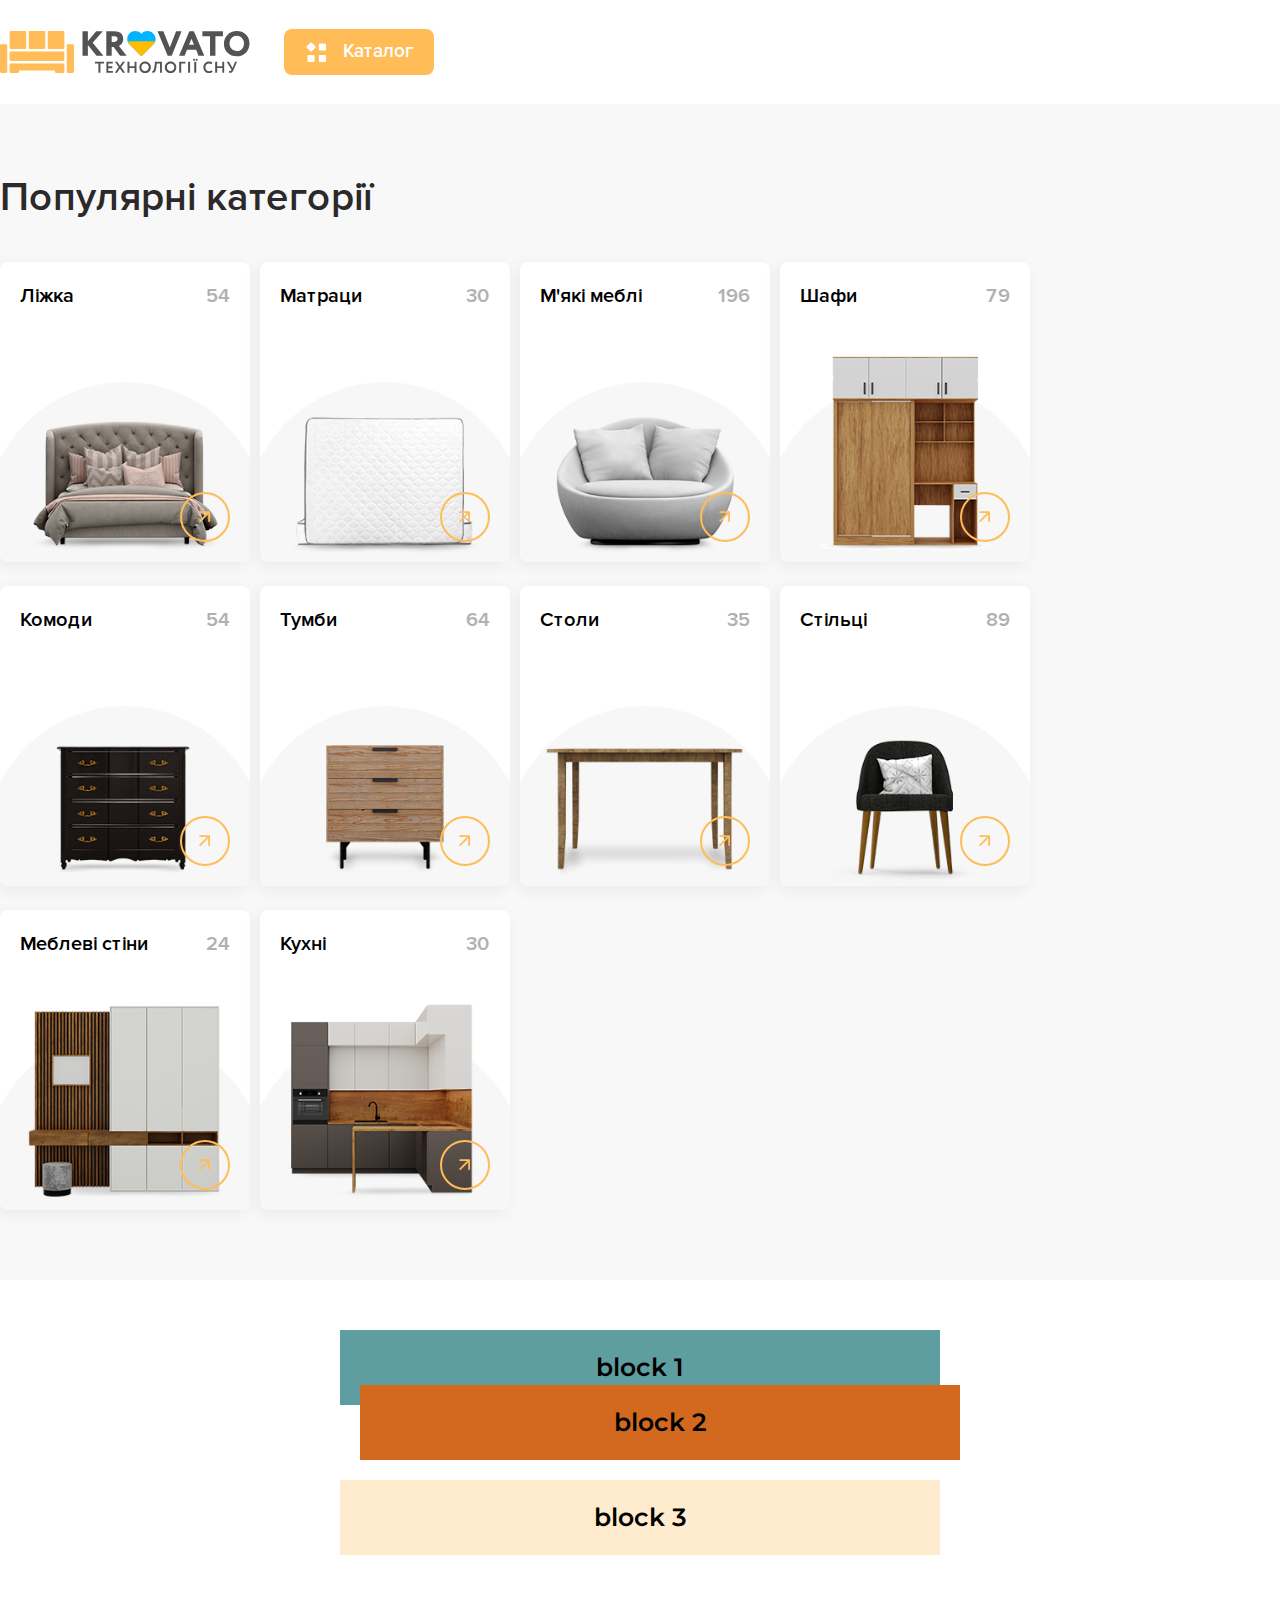
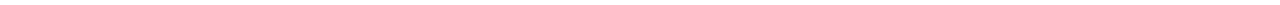
<file: lesson_10/index.html>
<!DOCTYPE html>
<html lang="zxx">

<head>
	<meta charset="UTF-8">
	<meta name="viewport" content="width=device-width, initial-scale=1.0">
	<link rel="stylesheet" href="css/style.css">
	<title>Lesson 10</title>
</head>

<body>
	<div class="wrapper">
		<header class="header">
			<div class="header__container">
				<div class="logo">
					<div class="logo__image">
						<a href="#">
							<img src="img/krovato/logo-header.svg" alt="Логотип">
						</a>
					</div>
				</div>
				<div class="header__categories categories">
					<a href="#menu" class="categories__button button">
						<span>Каталог</span>
					</a>

					<div id="menu" class="categories__menu menu">
						<ul class="menu__list">
							<li class="menu__item">
								<a href="#" class="menu__link">
									<img src="img/krovato/catalog/lizhka.svg" alt="Найменування товару">
									<span>Ліжка</span>
								</a>
								<ul class="sub-menu">
									<li class="sub-menu__item">
										<a href="#" class="sub-menu__link">Ліжка від кровато</a>
									</li>
									<li class="sub-menu__item">
										<a href="#" class="sub-menu__link">Ліжка від кровато</a>
									</li>
									<li class="sub-menu__item">
										<a href="#" class="sub-menu__link">Ліжка від кровато</a>
									</li>
									<li class="sub-menu__item">
										<a href="#" class="sub-menu__link">Ліжка від кровато</a>
									</li>
									<li class="sub-menu__item">
										<a href="#" class="sub-menu__link">Ліжка від кровато</a>
									</li>
									<li class="sub-menu__item">
										<a href="#" class="sub-menu__link">Ліжка від кровато</a>
									</li>
									<li class="sub-menu__item">
										<a href="#" class="sub-menu__link">Ліжка від кровато</a>
									</li>
									<li class="sub-menu__item">
										<a href="#" class="sub-menu__link">Перевірка на переповнення контентом-Перевірка
											на переповнення контентом-Перевірка на переповнення контентом</a>
									</li>
									<li class="sub-menu__item">
										<a href="#" class="sub-menu__link">Ліжка від кровато</a>
									</li>
									<li class="sub-menu__item">
										<a href="#" class="sub-menu__link">Ліжка від кровато</a>
									</li>
									<li class="sub-menu__item">
										<a href="#" class="sub-menu__link">Ліжка від кровато</a>
									</li>
									<li class="sub-menu__item">
										<a href="#" class="sub-menu__link">Ліжка від кровато</a>
									</li>
									<li class="sub-menu__item">
										<a href="#" class="sub-menu__link">Ліжка від кровато</a>
									</li>
									<li class="sub-menu__item">
										<a href="#" class="sub-menu__link">Ліжка від кровато</a>
									</li>
								</ul>
							</li>
							<li class="menu__item">
								<a href="#" class="menu__link">
									<img src="img/krovato/catalog/matrac.svg" alt="Найменування товару">
									<span>Матраци</span>
								</a>
								<ul class="sub-menu sub-menu">
									<li class="sub-menu__item">
										<a href="#" class="sub-menu__link">Матраци від кровато</a>
									</li>
									<li class="sub-menu__item">
										<a href="#" class="sub-menu__link">Матраци від кровато</a>
									</li>
									<li class="sub-menu__item">
										<a href="#" class="sub-menu__link">Матраци від кровато</a>
									</li>
									<li class="sub-menu__item">
										<a href="#" class="sub-menu__link">Матраци від кровато</a>
									</li>
									<li class="sub-menu__item">
										<a href="#" class="sub-menu__link">Матраци від кровато</a>
									</li>
								</ul>
							</li>
							<li class="menu__item">
								<a href="#" class="menu__link">
									<img src="img/krovato/catalog/furniture.svg" alt="Найменування товару">
									<span>М’які меблі</span>
								</a>
								<ul class="sub-menu sub-menu">
									<li class="sub-menu__item">
										<a href="#" class="sub-menu__link">М’які меблі від кровато</a>
									</li>
									<li class="sub-menu__item">
										<a href="#" class="sub-menu__link">М’які меблі від кровато</a>
									</li>
									<li class="sub-menu__item">
										<a href="#" class="sub-menu__link">М’які меблі від кровато</a>
									</li>
									<li class="sub-menu__item">
										<a href="#" class="sub-menu__link">М’які меблі від кровато</a>
									</li>
									<li class="sub-menu__item">
										<a href="#" class="sub-menu__link">М’які меблі від кровато</a>
									</li>
								</ul>
							</li>
							<li class="menu__item">
								<a href="#" class="menu__link">
									<img src="img/krovato/catalog/shafa.svg" alt="Найменування товару">
									<span>Шафи</span>
								</a>
								<ul class="sub-menu sub-menu">
									<li class="sub-menu__item">
										<a href="#" class="sub-menu__link">Шафи від кровато</a>
									</li>
									<li class="sub-menu__item">
										<a href="#" class="sub-menu__link">Шафи від кровато</a>
									</li>
									<li class="sub-menu__item">
										<a href="#" class="sub-menu__link">Шафи від кровато</a>
									</li>
									<li class="sub-menu__item">
										<a href="#" class="sub-menu__link">Шафи від кровато</a>
									</li>
									<li class="sub-menu__item">
										<a href="#" class="sub-menu__link">Шафи від кровато</a>
									</li>
								</ul>
							</li>
							<li class="menu__item">
								<a href="#" class="menu__link">
									<img src="img/krovato/catalog/komod.svg" alt="Найменування товару">
									<span>Комоди</span>
								</a>
								<ul class="sub-menu sub-menu">
									<li class="sub-menu__item">
										<a href="#" class="sub-menu__link">Комоди від кровато</a>
									</li>
									<li class="sub-menu__item">
										<a href="#" class="sub-menu__link">Комоди від кровато</a>
									</li>
									<li class="sub-menu__item">
										<a href="#" class="sub-menu__link">Комоди від кровато</a>
									</li>
									<li class="sub-menu__item">
										<a href="#" class="sub-menu__link">Комоди від кровато</a>
									</li>
									<li class="sub-menu__item">
										<a href="#" class="sub-menu__link">Комоди від кровато</a>
									</li>
								</ul>
							</li>
							<li class="menu__item">
								<a href="#" class="menu__link">
									<img src="img/krovato/catalog/tumba.svg" alt="Найменування товару">
									<span>Тумби</span>
								</a>
								<ul class="sub-menu sub-menu">
									<li class="sub-menu__item">
										<a href="#" class="sub-menu__link">Тумби від кровато</a>
									</li>
									<li class="sub-menu__item">
										<a href="#" class="sub-menu__link">Тумби від кровато</a>
									</li>
									<li class="sub-menu__item">
										<a href="#" class="sub-menu__link">Тумби від кровато</a>
									</li>
									<li class="sub-menu__item">
										<a href="#" class="sub-menu__link">Тумби від кровато</a>
									</li>
									<li class="sub-menu__item">
										<a href="#" class="sub-menu__link">Тумби від кровато</a>
									</li>
									<li class="sub-menu__item">
										<a href="#" class="sub-menu__link">Тумби від кровато</a>
									</li>
									<li class="sub-menu__item">
										<a href="#" class="sub-menu__link">Тумби від кровато</a>
									</li>
									<li class="sub-menu__item">
										<a href="#" class="sub-menu__link">Тумби від кровато</a>
									</li>
								</ul>
							</li>
							<li class="menu__item">
								<a href="#" class="menu__link">
									<img src="img/krovato/catalog/stol.svg" alt="Найменування товару">
									<span>Столи</span>
								</a>
								<ul class="sub-menu sub-menu">
									<li class="sub-menu__item">
										<a href="#" class="sub-menu__link">Столи від кровато</a>
									</li>
									<li class="sub-menu__item">
										<a href="#" class="sub-menu__link">Столи від кровато</a>
									</li>
									<li class="sub-menu__item">
										<a href="#" class="sub-menu__link">Столи від кровато</a>
									</li>
									<li class="sub-menu__item">
										<a href="#" class="sub-menu__link">Столи від кровато</a>
									</li>
									<li class="sub-menu__item">
										<a href="#" class="sub-menu__link">Столи від кровато</a>
									</li>
									<li class="sub-menu__item">
										<a href="#" class="sub-menu__link">Столи від кровато</a>
									</li>
									<li class="sub-menu__item">
										<a href="#" class="sub-menu__link">Столи від кровато</a>
									</li>
									<li class="sub-menu__item">
										<a href="#" class="sub-menu__link">Столи від кровато</a>
									</li>
									<li class="sub-menu__item">
										<a href="#" class="sub-menu__link">Столи від кровато</a>
									</li>
									<li class="sub-menu__item">
										<a href="#" class="sub-menu__link">Столи від кровато</a>
									</li>
									<li class="sub-menu__item">
										<a href="#" class="sub-menu__link">Столи від кровато</a>
									</li>
									<li class="sub-menu__item">
										<a href="#" class="sub-menu__link">Столи від кровато</a>
									</li>
									<li class="sub-menu__item">
										<a href="#" class="sub-menu__link">Столи від кровато</a>
									</li>
								</ul>
							</li>
							<li class="menu__item">
								<a href="#" class="menu__link">
									<img src="img/krovato/catalog/stilci.svg" alt="Найменування товару">
									<span>Стільці</span>
								</a>
								<ul class="sub-menu sub-menu">
									<li class="sub-menu__item">
										<a href="#" class="sub-menu__link">Стільці від кровато</a>
									</li>
									<li class="sub-menu__item">
										<a href="#" class="sub-menu__link">Стільці від кровато</a>
									</li>
									<li class="sub-menu__item">
										<a href="#" class="sub-menu__link">Стільці від кровато</a>
									</li>
									<li class="sub-menu__item">
										<a href="#" class="sub-menu__link">Стільці від кровато</a>
									</li>
									<li class="sub-menu__item">
										<a href="#" class="sub-menu__link">Стільці від кровато</a>
									</li>
									<li class="sub-menu__item">
										<a href="#" class="sub-menu__link">Стільці від кровато</a>
									</li>
									<li class="sub-menu__item">
										<a href="#" class="sub-menu__link">Стільці від кровато</a>
									</li>
									<li class="sub-menu__item">
										<a href="#" class="sub-menu__link">Стільці від кровато</a>
									</li>
								</ul>
							</li>
							<li class="menu__item">
								<a href="#" class="menu__link">
									<img src="img/krovato/catalog/mstiny.svg" alt="Найменування товару">
									<span>Меблеві стіни</span>
								</a>
								<ul class="sub-menu sub-menu">
									<li class="sub-menu__item">
										<a href="#" class="sub-menu__link">Меблеві стіни від кровато</a>
									</li>
									<li class="sub-menu__item">
										<a href="#" class="sub-menu__link">Меблеві стіни від кровато</a>
									</li>
									<li class="sub-menu__item">
										<a href="#" class="sub-menu__link">Меблеві стіни від кровато</a>
									</li>
									<li class="sub-menu__item">
										<a href="#" class="sub-menu__link">Меблеві стіни від кровато</a>
									</li>
									<li class="sub-menu__item">
										<a href="#" class="sub-menu__link">Меблеві стіни від кровато</a>
									</li>
									<li class="sub-menu__item">
										<a href="#" class="sub-menu__link">Меблеві стіни від кровато</a>
									</li>
									<li class="sub-menu__item">
										<a href="#" class="sub-menu__link">Меблеві стіни від кровато</a>
									</li>
									<li class="sub-menu__item">
										<a href="#" class="sub-menu__link">Меблеві стіни від кровато</a>
									</li>
									<li class="sub-menu__item">
										<a href="#" class="sub-menu__link">Меблеві стіни від кровато</a>
									</li>
									<li class="sub-menu__item">
										<a href="#" class="sub-menu__link">Меблеві стіни від кровато</a>
									</li>
									<li class="sub-menu__item">
										<a href="#" class="sub-menu__link">Меблеві стіни від кровато</a>
									</li>
									<li class="sub-menu__item">
										<a href="#" class="sub-menu__link">Меблеві стіни від кровато</a>
									</li>
									<li class="sub-menu__item">
										<a href="#" class="sub-menu__link">Меблеві стіни від кровато</a>
									</li>
									<li class="sub-menu__item">
										<a href="#" class="sub-menu__link">Меблеві стіни від кровато</a>
									</li>
								</ul>
							</li>
							<li class="menu__item">
								<a href="#" class="menu__link">
									<img src="img/krovato/catalog/kuhni.svg" alt="Найменування товару">
									<span>Перевірка на переповнення контентом-Перевірка на переповнення
										контентом-Перевірка на переповнення контентом</span>
								</a>
								<ul class="sub-menu sub-menu">
									<li class="sub-menu__item">
										<a href="#" class="sub-menu__link">Перевірка на переповнення контентом-Перевірка
											на переповнення контентом-Перевірка на переповнення контентом</a>
									</li>
									<li class="sub-menu__item">
										<a href="#" class="sub-menu__link">Перевірка на переповнення контентом-Перевірка
											на переповнення контентом-Перевірка на переповнення контентом</a>
									</li>
									<li class="sub-menu__item">
										<a href="#" class="sub-menu__link">Перевірка на переповнення контентом-Перевірка
											на переповнення контентом-Перевірка на переповнення контентом</a>
									</li>
									<li class="sub-menu__item">
										<a href="#" class="sub-menu__link">Перевірка на переповнення контентом-Перевірка
											на переповнення контентом-Перевірка на переповнення контентом</a>
									</li>
								</ul>
							</li>
							<li class="menu__item">
								<a href="#" class="menu__link">
									<img src="img/krovato/catalog/kuhni.svg" alt="Найменування товару">
									<span>Кухні</span>
								</a>
								<ul class="sub-menu sub-menu">
									<li class="sub-menu__item">
										<a href="#" class="sub-menu__link">Кухні від кровато</a>
									</li>
									<li class="sub-menu__item">
										<a href="#" class="sub-menu__link">Кухні від кровато</a>
									</li>
									<li class="sub-menu__item">
										<a href="#" class="sub-menu__link">Кухні від кровато</a>
									</li>
									<li class="sub-menu__item">
										<a href="#" class="sub-menu__link">Кухні від кровато</a>
									</li>
									<li class="sub-menu__item">
										<a href="#" class="sub-menu__link">Кухні від кровато</a>
									</li>
									<li class="sub-menu__item">
										<a href="#" class="sub-menu__link">Кухні від кровато</a>
									</li>
								</ul>
							</li>
						</ul>
					</div>
				</div>
			</div>
		</header>
		<main class="page">

			<div class="products">
				<div class="products__container">
					<div class="products__title">Популярні категорії</div>

					<div class="products__items items">
						<a href="#" class="items__element element">
							<div class="element__header">
								<div class="element__name">Ліжка</div>
								<div class="element__count">54</div>
							</div>
							<div class="element__image">
								<img src="img/krovato/items/01.png" alt="товар">
							</div>
						</a>
						<a href="#" class="items__element element">
							<div class="element__header">
								<div class="element__name">Матраци</div>
								<div class="element__count">30</div>
							</div>
							<div class="element__image">
								<img src="img/krovato/items/02.png" alt="товар">
							</div>
						</a>
						<a href="#" class="items__element element">
							<div class="element__header">
								<div class="element__name">М'які меблі</div>
								<div class="element__count">196</div>
							</div>
							<div class="element__image">
								<img src="img/krovato/items/03.png" alt="товар">
							</div>
						</a>
						<a href="#" class="items__element element">
							<div class="element__header">
								<div class="element__name">Шафи</div>
								<div class="element__count">79</div>
							</div>
							<div class="element__image">
								<img src="img/krovato/items/04.png" alt="товар">
							</div>
						</a>
						<a href="#" class="items__element element">
							<div class="element__header">
								<div class="element__name">Комоди</div>
								<div class="element__count">54</div>
							</div>
							<div class="element__image">
								<img src="img/krovato/items/05.png" alt="товар">
							</div>
						</a>
						<a href="#" class="items__element element">
							<div class="element__header">
								<div class="element__name">Тумби</div>
								<div class="element__count">64</div>
							</div>
							<div class="element__image">
								<img src="img/krovato/items/06.png" alt="товар">
							</div>
						</a>
						<a href="#" class="items__element element">
							<div class="element__header">
								<div class="element__name">Столи</div>
								<div class="element__count">35</div>
							</div>
							<div class="element__image">
								<img src="img/krovato/items/07.png" alt="товар">
							</div>
						</a>
						<a href="#" class="items__element element">
							<div class="element__header">
								<div class="element__name">Стільці</div>
								<div class="element__count">89</div>
							</div>
							<div class="element__image">
								<img src="img/krovato/items/08.png" alt="товар">
							</div>
						</a>
						<a href="#" class="items__element element">
							<div class="element__header">
								<div class="element__name">Меблеві стіни</div>
								<div class="element__count">24</div>
							</div>
							<div class="element__image">
								<img src="img/krovato/items/09.png" alt="товар">
							</div>
						</a>
						<a href="#" class="items__element element">
							<div class="element__header">
								<div class="element__name">Кухні</div>
								<div class="element__count">30</div>
							</div>
							<div class="element__image">
								<img src="img/krovato/items/10.png" alt="товар">
							</div>
						</a>
					</div>

				</div>
			</div>
			<div class="poligon">
				<div class="poligon__block">block 1</div>
				<div class="poligon__block">block 2</div>
				<div class="poligon__block">block 3</div>
			</div>
		</main>
		<footer class="footer"></footer>
	</div>
</body>

</html>
</file>
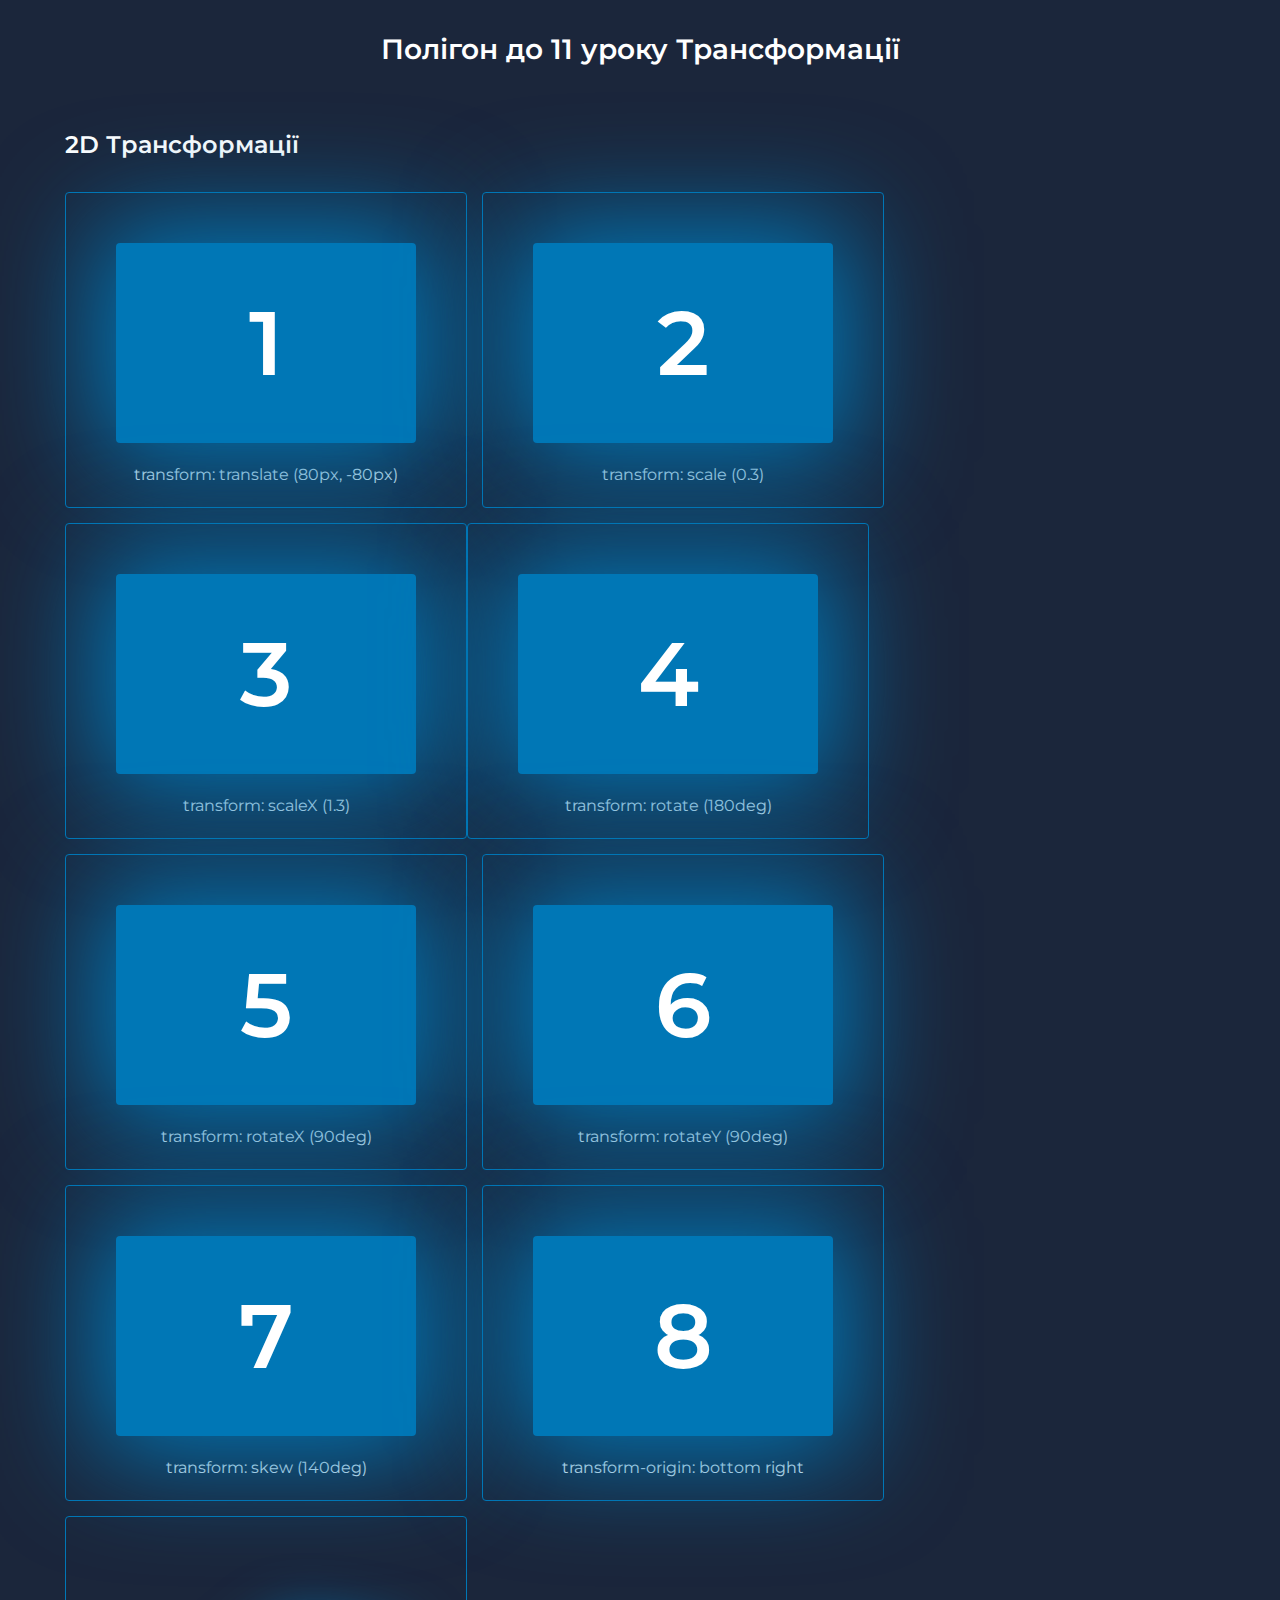
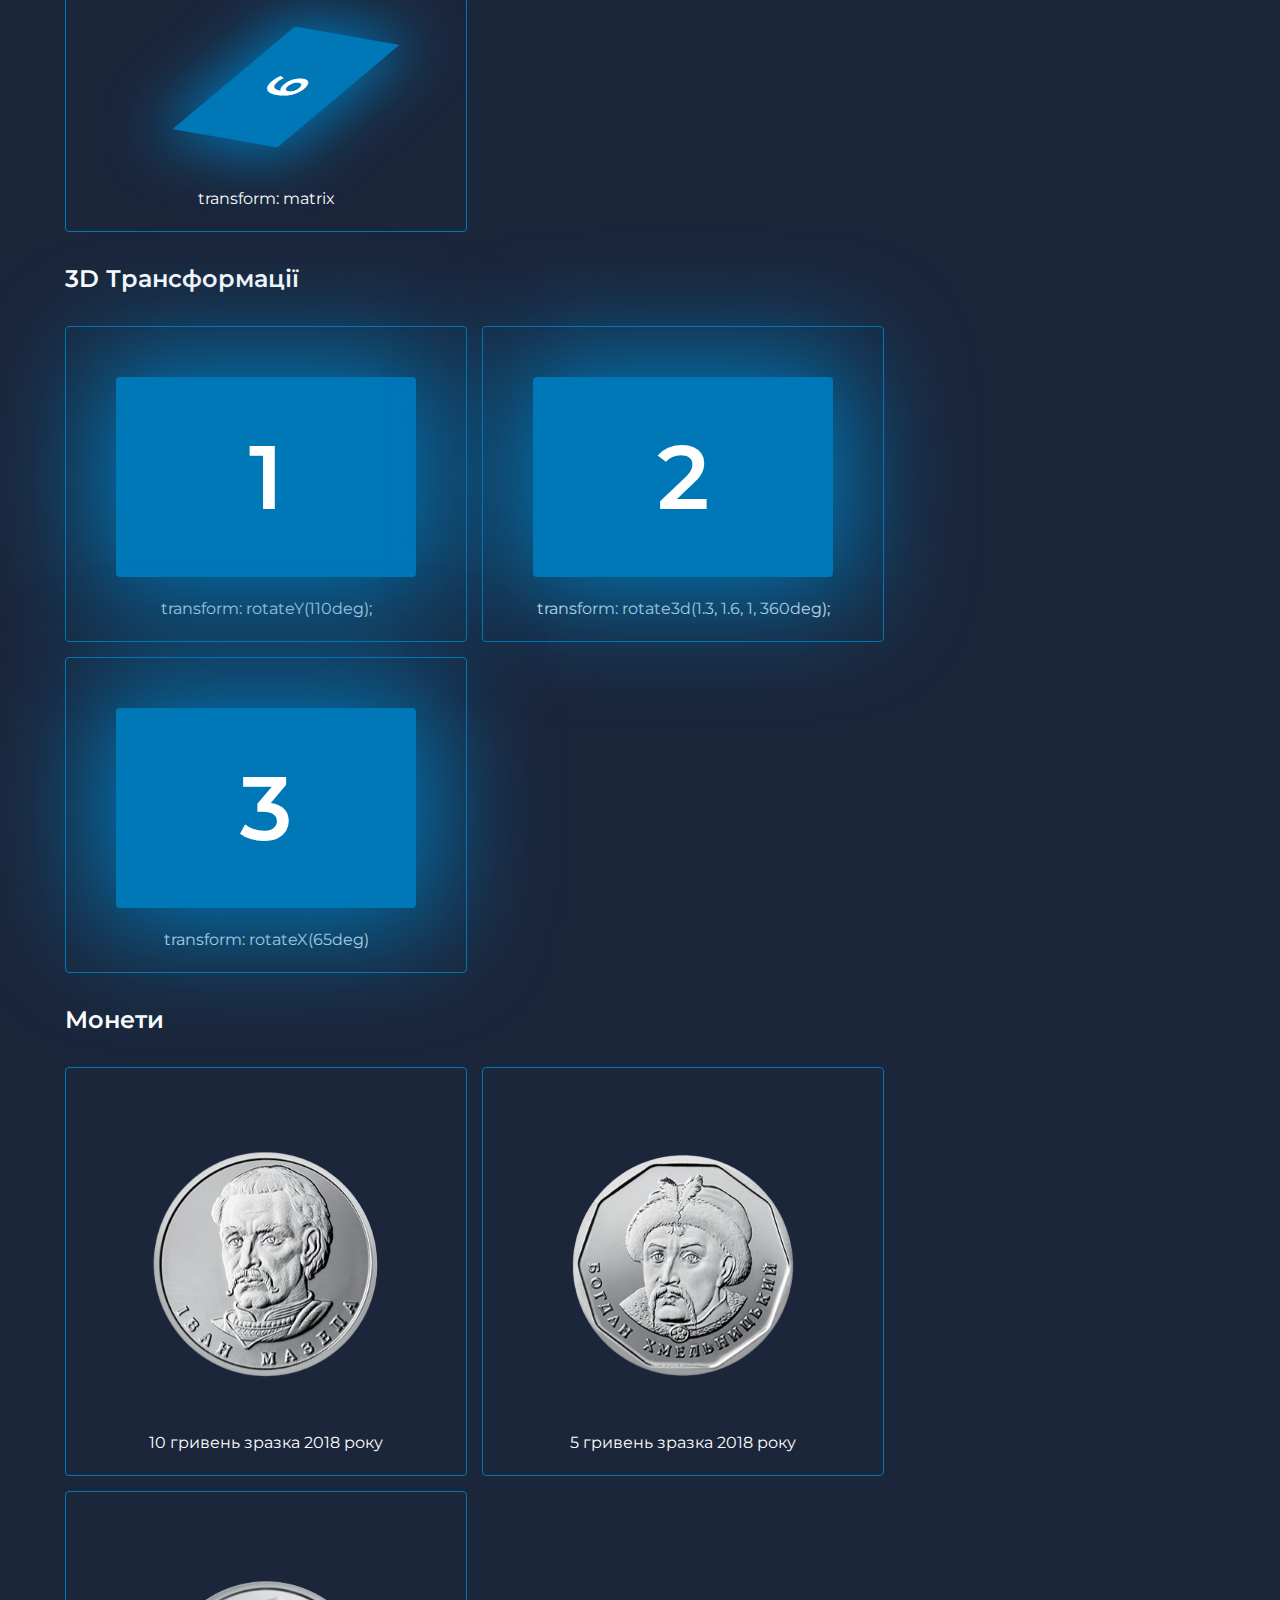
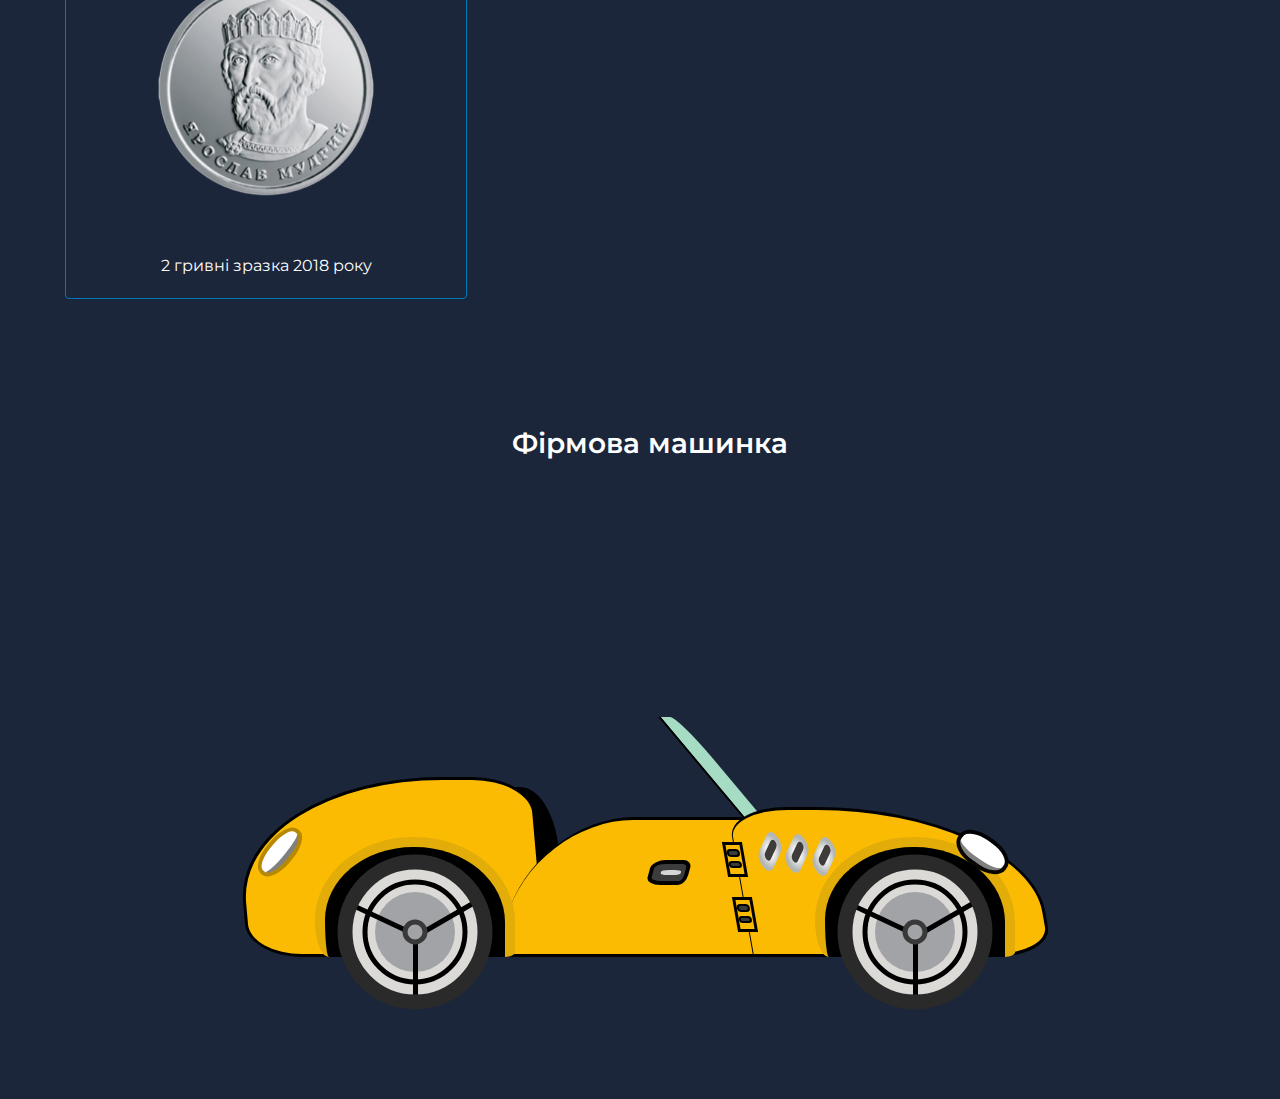
<file: lesson_11/index.html>
<!DOCTYPE html>
<html lang="zxx">

<head>
	<meta charset="UTF-8">
	<meta name="viewport" content="width=device-width, initial-scale=1.0">
	<link rel="stylesheet" href="css/style.css">
	<title>Lesson 11</title>
</head>

<body>
	<div class="wrapper">
		<header class="header">
			<div class="header__container">
				<h1 class="header__title">Полігон до 11 уроку Трансформації</h1>
			</div>
		</header>
		<main class="main">
			<div class="poligon">
				<div class="poligon__container">
					<h2 class="poligon__title">2D Трансформації</h2>
					<div class="blocks blocks--margin">
						<div class="blocks__item item">
							<div class="item__block item__block--translate text">
								<div class="text__item">1</div>
							</div>
							<p class="item-text">transform: translate (80px, -80px)</p>
						</div>
						<div class="blocks__item item">
							<div class="item__block item__block--scale text">
								<div class="text__item">2</div>
							</div>
							<p class="item-text">transform: scale (0.3)</p>
						</div>
						<div class="blocks__item item">
							<div class="item__block item__block--scaleX text">
								<div class="text__item">3</div>
							</div>
							<p class="item-text">transform: scaleX (1.3)</p>
						</div>
						<div class="blocks__item item">
							<div class="item__block item__block--rotate text">
								<div class="text__item">4</div>
							</div>
							<p class="item-text">transform: rotate (180deg)</p>
						</div>
						<div class="blocks__item item">
							<div class="item__block item__block--rotateX text">
								<div class="text__item">5</div>
							</div>
							<p class="item-text">transform: rotateX (90deg)</p>
						</div>
						<div class="blocks__item item">
							<div class="item__block item__block--rotateY text">
								<div class="text__item">6</div>
							</div>
							<p class="item-text">transform: rotateY (90deg)</p>
						</div>
						<div class="blocks__item item">
							<div class="item__block item__block--skewX text">
								<div class="text__item">7</div>
							</div>
							<p class="item-text">transform: skew (140deg)</p>
						</div>
						<div class="blocks__item item">
							<div class="item__block item__block--origin text">
								<div class="text__item">8</div>
							</div>
							<p class="item-text">transform-origin: bottom right</p>
						</div>
						<div class="blocks__item item">
							<div class="item__block item__block--matrix text">
								<div class="text__item">9</div>
							</div>
							<p class="item-text">transform: matrix</p>
						</div>
					</div>
					<h2 class="poligon__title">3D Трансформації</h2>
					<div class="blocks blocks--margin">
						<div class="blocks__item item-3d">
							<div class="item-3d__block item-3d__block--rotateY text">
								<div class="text__item">1</div>
							</div>
							<p class="item-text">transform: rotateY(110deg);</p>
						</div>
						<div class="blocks__item item-3d">
							<div class="item-3d__block item-3d__block--rotate3d text">
								<div class="text__item">2</div>
							</div>
							<p class="item-text">transform: rotate3d(1.3, 1.6, 1, 360deg);</p>
						</div>
						<div class="blocks__item item-3d">
							<div class="item-3d__block item-3d__block--rotateX text">
								<div class="text__item">3</div>
							</div>
							<p class="item-text">transform: rotateX(65deg)</p>
						</div>
					</div>
					<h2 class="poligon__title">Монети</h2>
					<div class="blocks blocks--margin">
						<div class="blocks__item item-3d">
							<div class="coin">
								<div class="coin__body">
									<div class="coin__front">
										<img src="img/front.png" alt="Передня сторона монети">
									</div>
									<div class="coin__back">
										<img src="img/back.png" alt="Задня сторона монети">
									</div>
								</div>
							</div>	
							<p class="item-text">10 гривень зразка 2018 року</p>
						</div>
						<div class="blocks__item item-3d">
							<div class="coin">
								<div class="coin__body">
									<div class="coin__front">
										<img src="img/front-1.png" alt="Передня сторона монети">
									</div>
									<div class="coin__back">
										<img src="img/back-1.png" alt="Задня сторона монети">
									</div>
								</div>
							</div>
							<p class="item-text">5 гривень зразка 2018 року</p>
						</div>
						<div class="blocks__item item-3d">
							<div class="coin">
								<div class="coin__body">
									<div class="coin__front">
										<img src="img/front-2.png" alt="Передня сторона монети">
									</div>
									<div class="coin__back">
										<img src="img/back-2.png" alt="Задня сторона монети">
									</div>
								</div>
							</div>
							<p class="item-text">2 гривні зразка 2018 року</p>
						</div>
					</div>
				</div>
			</div>

			<div class="scene">
				<div class="title-car">Фірмова машинка</div>
				<div class="car">
					<div class="car__seat"></div>
					<div class="car__detail"></div>
					<div class="car__detail-2"></div>
					<div class="car__airout"></div>
					<div class="car__airout-2"></div>
					<div class="car__airout-3"></div>
					<div class="car__head-lamp"></div>
					<div class="car__back-lamp"></div>
					<div class="car__window"></div>
					<div class="car__body-left"></div>
					<div class="car__body-center door">
						<div class="door__heandle"></div>
					</div>
					<div class="car__body-right"></div>
					<div class="car__wing"></div>
					<div class="car__wing-2"></div>
					<div class="car__wheel wheel">
						<div class="wheel__elem"></div>
						<div class="wheel__stick wheel__stick-1"></div>
						<div class="wheel__stick wheel__stick-2"></div>
						<div class="wheel__stick wheel__stick-3"></div>
					</div>
					<div class="car__wheel car__wheel--2 wheel">
						<div class="wheel__elem"></div>
						<div class="wheel__stick wheel__stick-1"></div>
						<div class="wheel__stick wheel__stick-2"></div>
						<div class="wheel__stick wheel__stick-3"></div>
					</div>
				</div>
			</div>

		</main>
		<footer hidden class="footer"></footer>
	</div>
</body>

</html>
</file>
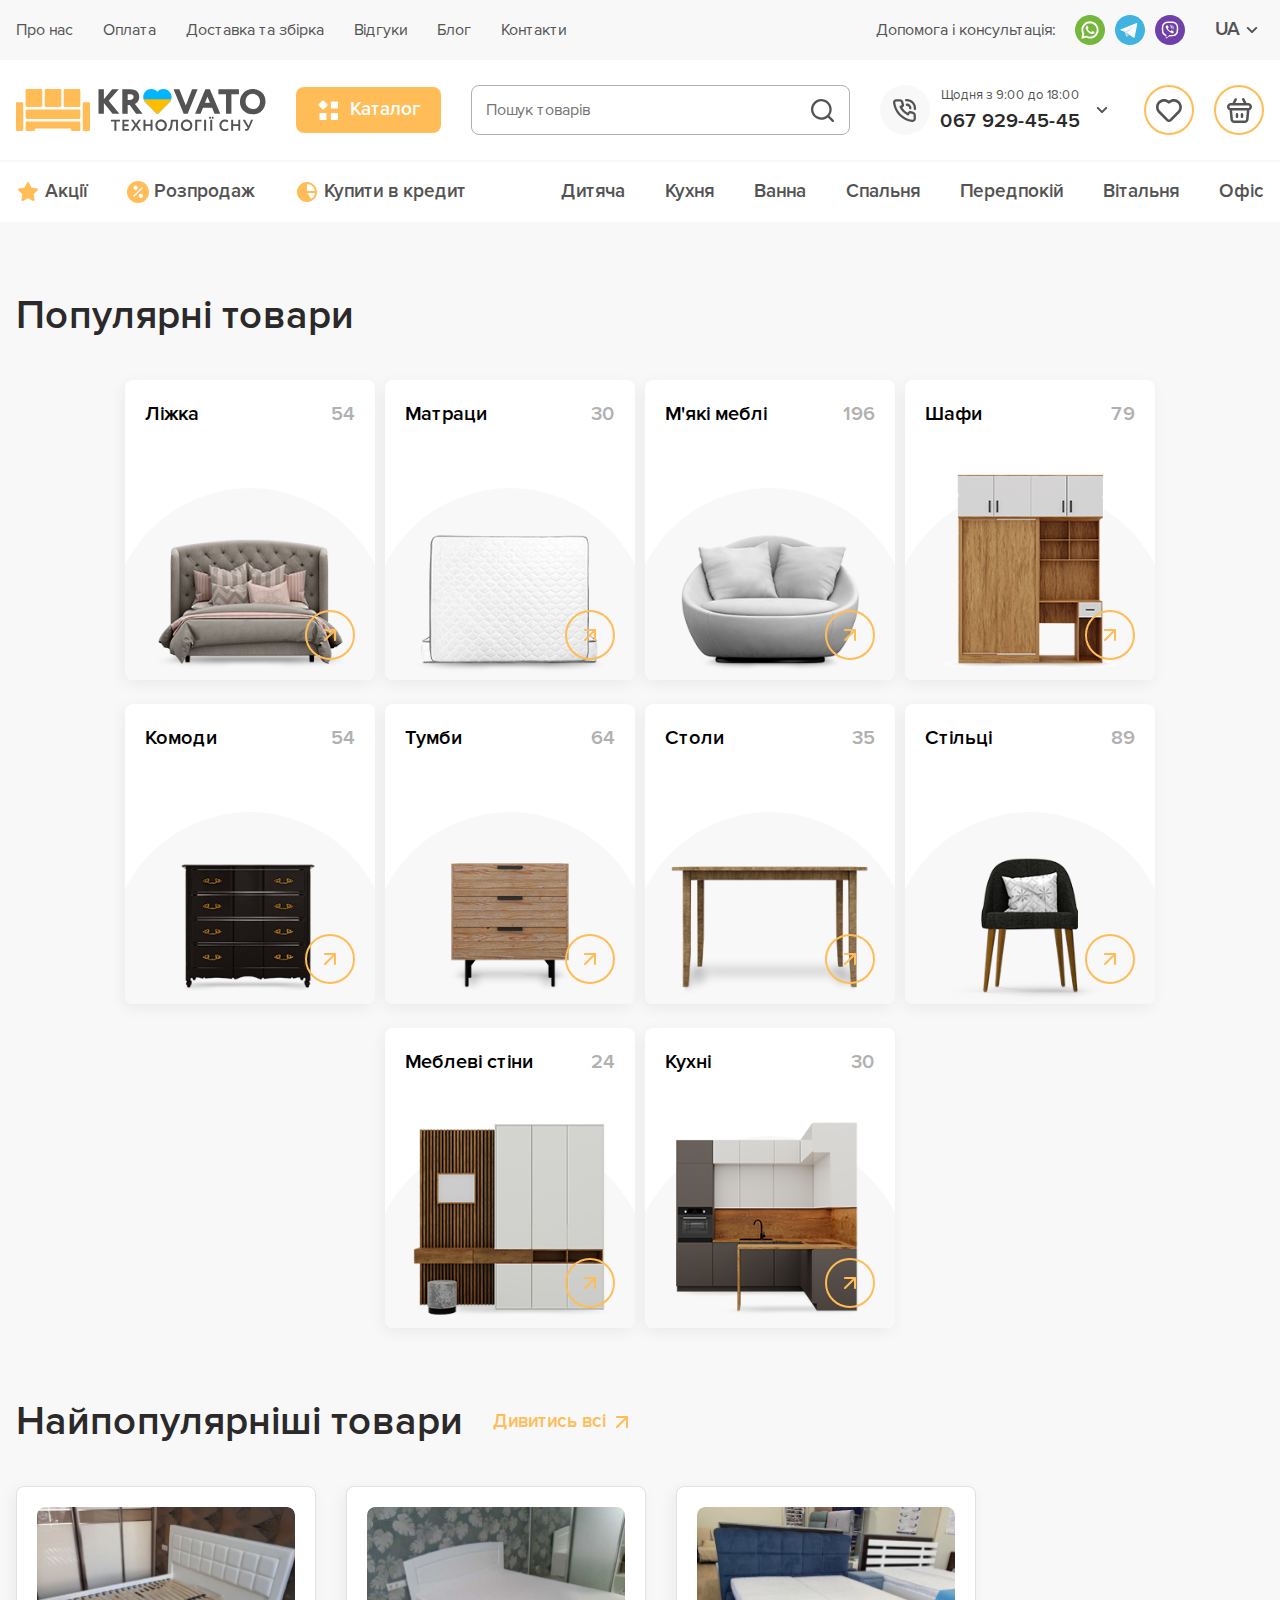
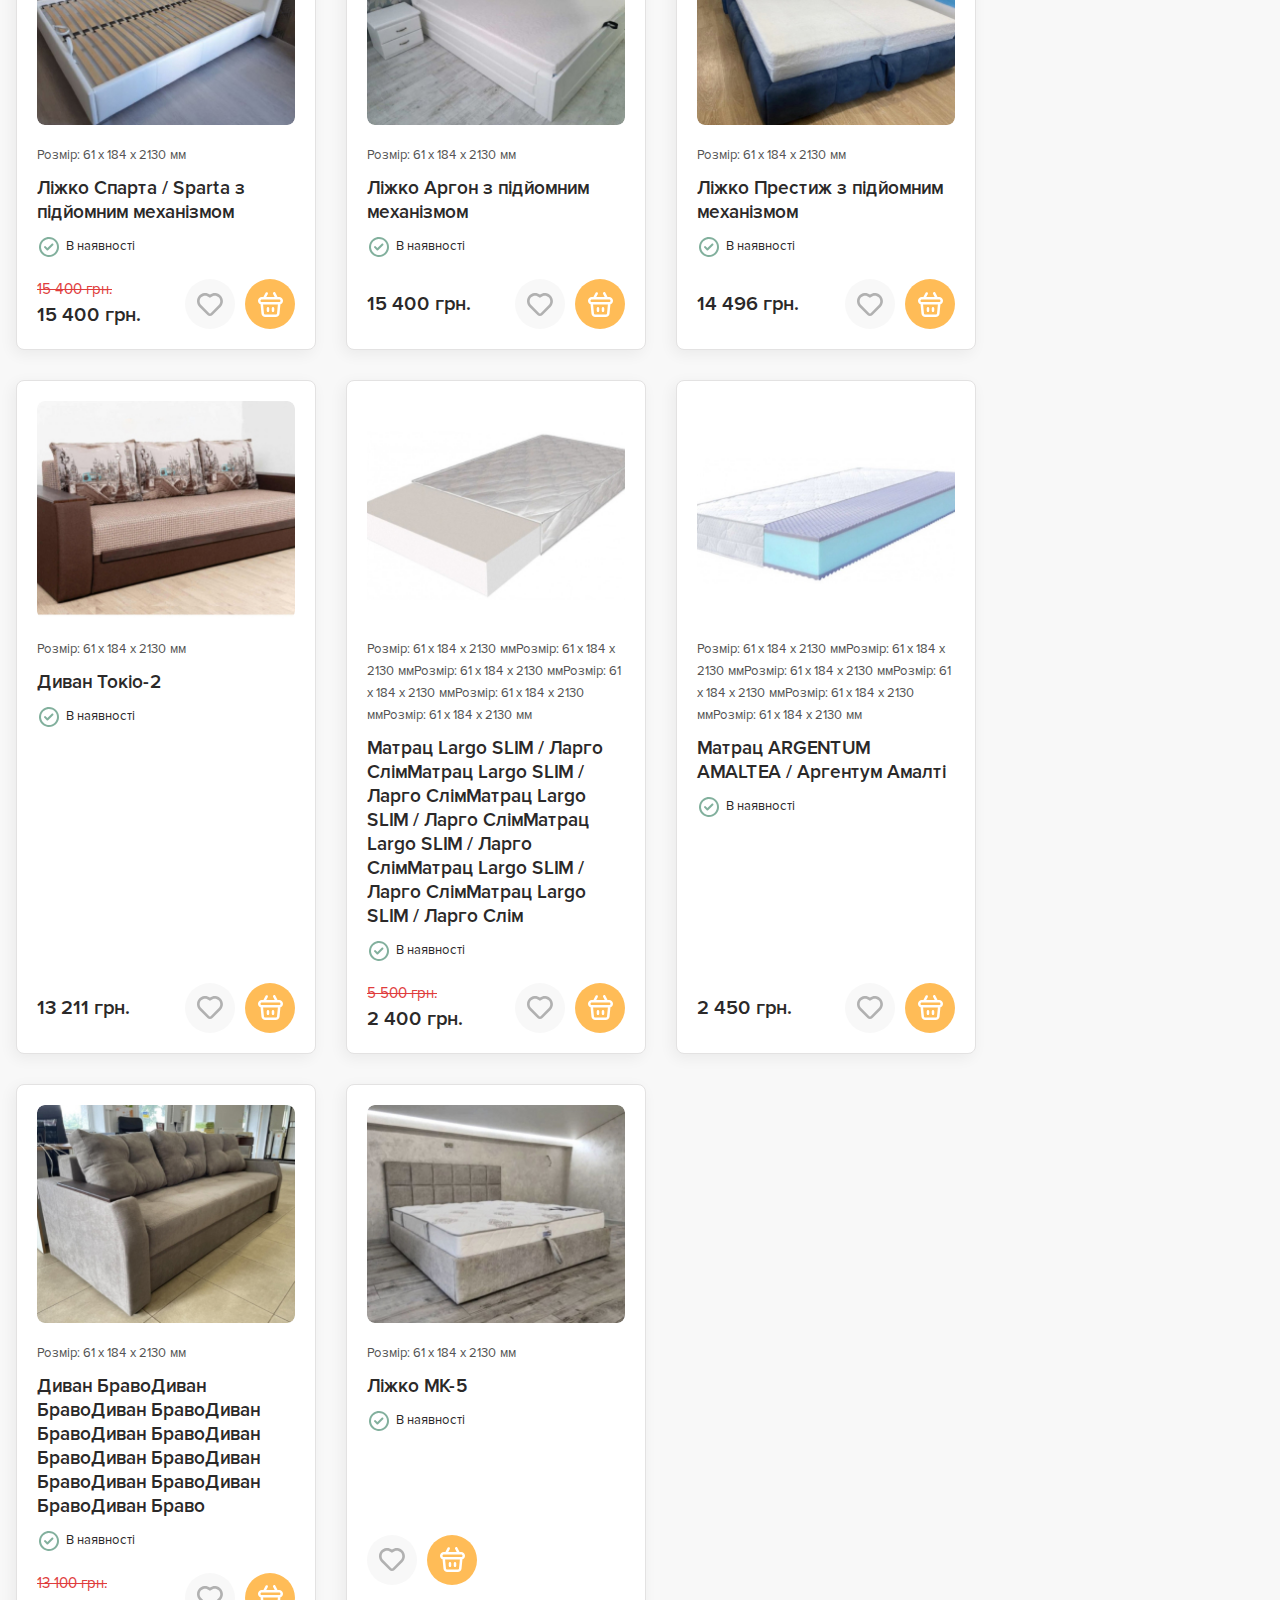
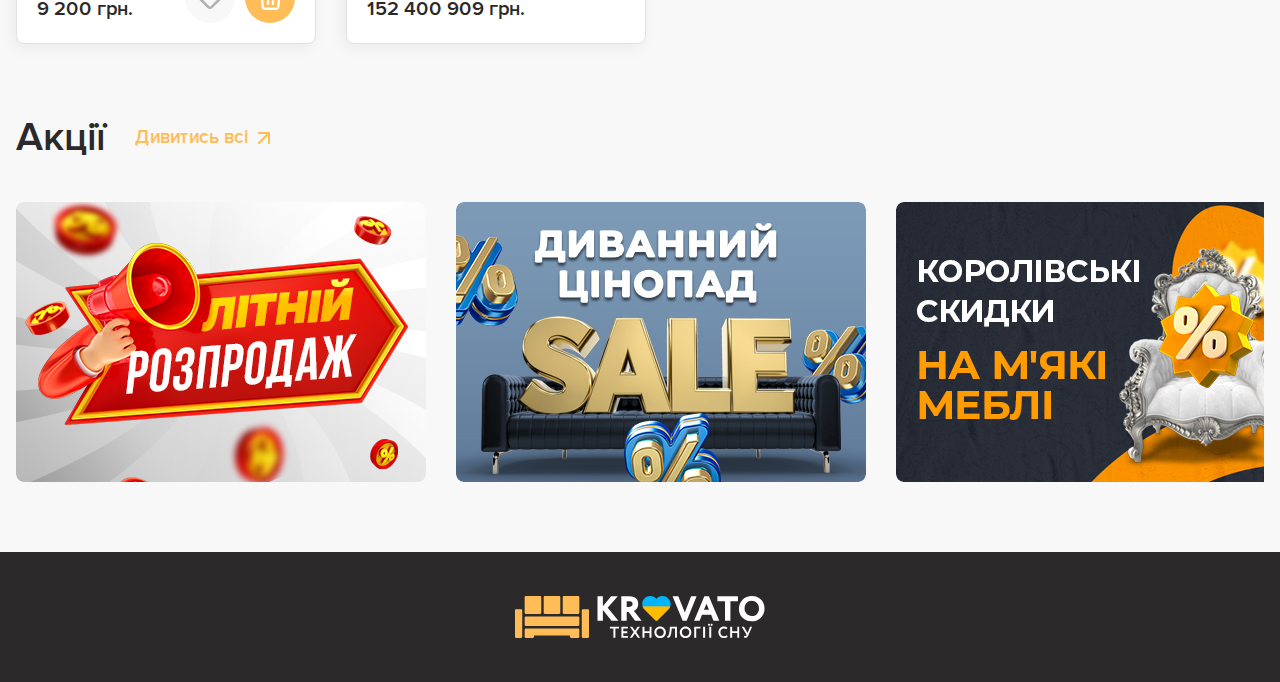
<file: lesson_13/index.html>
<!DOCTYPE html>
<html lang="zxx">

<head>
	<meta charset="UTF-8">
	<meta name="viewport" content="width=device-width, initial-scale=1.0">
	<link rel="stylesheet" href="css/style.css">
	<title>Lesson 13: Flex</title>
</head>

<body>
	<div class="wrapper">
		<header class="header">
			<div class="header__top">
				<div class="header__container">
					<nav class="header__nav nav-top">
						<ul class="nav-top__list">
							<li class="nav-top__item">
								<a href="#">Про нас</a>
							</li>
							<li class="nav-top__item">
								<a href="#">Оплата</a>
							</li>
							<li class="nav-top__item">
								<a href="#">Доставка та збірка</a>
							</li>
							<li class="nav-top__item">
								<a href="#">Відгуки</a>
							</li>
							<li class="nav-top__item">
								<a href="#">Блог</a>
							</li>
							<li class="nav-top__item">
								<a href="#">Контакти</a>
							</li>
						</ul>
					</nav>
					<div class="header__box">
						<div class="header__consult consult-header">
							<div class="consult-header__text">Допомога і консультація:</div>
							<div class="consult-header__messages messages-consult">
								<div class="messages-consult__item">
									<a href="#">
										<img src="img/krovato/header/messengers/whatsapp.svg" alt="messenger">
									</a>
								</div>
								<div class="messages-consult__item">
									<a href="#">
										<img src="img/krovato/header/messengers/telegram.svg" alt="messenger">
									</a>
								</div>
								<div class="messages-consult__item">
									<a href="#">
										<img src="img/krovato/header/messengers/viber.svg" alt="messenger">
									</a>
								</div>
							</div>
						</div>
						<div class="header__lang">
							<a href="#">UA</a>
						</div>
					</div>
				</div>
			</div>
			<div class="header__center">
				<div class="header__container">
					<div class="header__logo">
						<a href="#">
							<img src="img/krovato/header/logo-header.svg" alt="Логотип">
						</a>
					</div>
					<button type="button" class="header__catalog">
						Каталог
					</button>
					<form action="#" method="get" class="header__form form-header">
						<input name="s" placeholder="Пошук товарів" type="search" class="form-header__input">
						<button type="submit" class="form-header__button"></button>
					</form>
					<div class="header__phone phone-header">
						<div class="phone-header__item">
							<a href="#">
								<img src="img/krovato/header/icon-tel.svg" alt="Телефон">
							</a>
						</div>
						<div class="phone-header__info info">
							<p class="info__text">Щодня з 9:00 до 18:00</p>
							<a href="tel:+380679294545" class="info__number">067 929-45-45</a>
						</div>
					</div>
					<div class="header__actions actions-header">
						<a class="actions-header__fav" href="#">
							<img src="img/krovato/header/favourite.svg" alt="Обране">
						</a>
						<a class="actions-header__bag" href="#">
							<img src="img/krovato/header/bag.svg" alt="Корзина">
						</a>
					</div>
				</div>
			</div>
			<div class="header__bottom">
				<div class="header__container">
					<nav class="header__nav nav-bottom">
						<ul class="nav-bottom__list">
							<li class="nav-bottom__item nav-bottom__item--action">
								<a href="#">Акції</a>
							</li>
							<li class="nav-bottom__item nav-bottom__item--sale">
								<a href="#">Розпродаж</a>
							</li>
							<li class="nav-bottom__item nav-bottom__item--credit">
								<a href="#">Купити в кредит</a>
							</li>
						</ul>
					</nav>
					<nav class="header__nav nav-bottom">
						<ul class="nav-bottom__list">
							<li class="nav-bottom__item">
								<a href="#">Дитяча</a>
							</li>
							<li class="nav-bottom__item">
								<a href="#">Кухня</a>
							</li>
							<li class="nav-bottom__item">
								<a href="#">Ванна</a>
							</li>
							<li class="nav-bottom__item">
								<a href="#">Спальня</a>
							</li>
							<li class="nav-bottom__item">
								<a href="#">Передпокій</a>
							</li>
							<li class="nav-bottom__item">
								<a href="#">Вітальня</a>
							</li>
							<li class="nav-bottom__item">
								<a href="#">Офіс</a>
							</li>
						</ul>
					</nav>
				</div>
			</div>
		</header>
		<main class="main">
			<div class="popular-categories">
				<div class="popular-categories__container">
					<div class="categories-preview">
						<h2 class="categories-preview__title">Популярні товари</h2>
					</div>
					<div class="popular-categories__items">
						<a href="#" class="popular-categories__item item-categories">
							<div class="item-categories__header header-categories">
								<div class="header-categories__label">Ліжка</div>
								<div class="header-categories__number">54</div>
							</div>
							<div class="item-categories__image">
								<img class="" src="img/krovato/items/01.png" alt="Товар">
							</div>
						</a>
						<a href="#" class="popular-categories__item item-categories">
							<div class="item-categories__header header-categories">
								<div class="header-categories__label">Матраци</div>
								<div class="header-categories__number">30</div>
							</div>
							<div class="item-categories__image">
								<img class="" src="img/krovato/items/02.png" alt="Товар">
							</div>
						</a>
						<a href="#" class="popular-categories__item item-categories">
							<div class="item-categories__header header-categories">
								<div class="header-categories__label">М'які меблі</div>
								<div class="header-categories__number">196</div>
							</div>
							<div class="item-categories__image">
								<img class="" src="img/krovato/items/03.png" alt="Товар">
							</div>
						</a>
						<a href="#" class="popular-categories__item item-categories">
							<div class="item-categories__header header-categories">
								<div class="header-categories__label">Шафи</div>
								<div class="header-categories__number">79</div>
							</div>
							<div class="item-categories__image">
								<img class="" src="img/krovato/items/04.png" alt="Товар">
							</div>
						</a>
						<a href="#" class="popular-categories__item item-categories">
							<div class="item-categories__header header-categories">
								<div class="header-categories__label">Комоди</div>
								<div class="header-categories__number">54</div>
							</div>
							<div class="item-categories__image">
								<img class="" src="img/krovato/items/05.png" alt="Товар">
							</div>
						</a>
						<a href="#" class="popular-categories__item item-categories">
							<div class="item-categories__header header-categories">
								<div class="header-categories__label">Тумби</div>
								<div class="header-categories__number">64</div>
							</div>
							<div class="item-categories__image">
								<img class="" src="img/krovato/items/06.png" alt="Товар">
							</div>
						</a>
						<a href="#" class="popular-categories__item item-categories">
							<div class="item-categories__header header-categories">
								<div class="header-categories__label">Столи</div>
								<div class="header-categories__number">35</div>
							</div>
							<div class="item-categories__image">
								<img class="" src="img/krovato/items/07.png" alt="Товар">
							</div>
						</a>
						<a href="#" class="popular-categories__item item-categories">
							<div class="item-categories__header header-categories">
								<div class="header-categories__label">Стільці</div>
								<div class="header-categories__number">89</div>
							</div>
							<div class="item-categories__image">
								<img class="" src="img/krovato/items/08.png" alt="Товар">
							</div>
						</a>
						<a href="#" class="popular-categories__item item-categories">
							<div class="item-categories__header header-categories">
								<div class="header-categories__label">Меблеві стіни</div>
								<div class="header-categories__number">24</div>
							</div>
							<div class="item-categories__image">
								<img class="" src="img/krovato/items/09.png" alt="Товар">
							</div>
						</a>
						<a href="#" class="popular-categories__item item-categories">
							<div class="item-categories__header header-categories">
								<div class="header-categories__label">Кухні</div>
								<div class="header-categories__number">30</div>
							</div>
							<div class="item-categories__image">
								<img class="" src="img/krovato/items/10.png" alt="Товар">
							</div>
						</a>
					</div>
				</div>
			</div>
			<div class="hottest-categories ">
				<div class="hottest-categories__container">
					<div class="categories-preview">
						<h2 class="categories-preview__title">Найпопулярніші товари</h2>
						<a class="categories-preview__link" href="#">Дивитись всі</a>
					</div>
					<div class="hottest-categories__items">
						<a href="#" class="hottest-categories__item item-hottest">
							<div class="item-hottest__image">
								<img src="img/krovato/hottest/01.jpg" alt="Товар">
							</div>
							<div class="item-hottest__info info-hottest">
								<div class="info-hottest__label">Розмір: 61 x 184 x 2130 мм</div>
								<div class="info-hottest__name">Ліжко Спарта / Sparta з підйомним механізмом</div>
								<div class="info-hottest__availability">В наявності</div>
							</div>
							<div class="item-hottest__bottom bottom-hottest">
								<div class="bottom-hottest__propose">
									<s class="bottom-hottest__sale">15 400 грн.</s>
									<div class="bottom-hottest__price">15 400 грн.</div>
								</div>
								<div class="bottom-hottest__active">
									<div class="bottom-hottest__favourite">
										<img src="img/krovato/hottest/favourite.svg" alt="Обране">
									</div>
									<div class="bottom-hottest__bag">
										<img src="img/krovato/hottest/bag.svg" alt="Корзина">
									</div>
								</div>
							</div>
						</a>
						<a href="#" class="hottest-categories__item item-hottest">
							<div class="item-hottest__image">
								<img src="img/krovato/hottest/02.jpg" alt="Товар">
							</div>
							<div class="item-hottest__info info-hottest">
								<div class="info-hottest__label">Розмір: 61 x 184 x 2130 мм</div>
								<div class="info-hottest__name">Ліжко Аргон з підйомним механізмом
								</div>
								<div class="info-hottest__availability">В наявності</div>
							</div>
							<div class="item-hottest__bottom bottom-hottest">
								<div class="bottom-hottest__propose">
									<div class="bottom-hottest__price">15 400 грн.</div>
								</div>
								<div class="bottom-hottest__active">
									<div class="bottom-hottest__favourite">
										<img src="img/krovato/hottest/favourite.svg" alt="Обране">
									</div>
									<div class="bottom-hottest__bag">
										<img src="img/krovato/hottest/bag.svg" alt="Корзина">
									</div>
								</div>
							</div>
						</a>
						<a href="#" class="hottest-categories__item item-hottest">
							<div class="item-hottest__image">
								<img src="img/krovato/hottest/03.jpg" alt="Товар">
							</div>
							<div class="item-hottest__info info-hottest">
								<div class="info-hottest__label">Розмір: 61 x 184 x 2130 мм</div>
								<div class="info-hottest__name">Ліжко Престиж з підйомним механізмом</div>
								<div class="info-hottest__availability">В наявності</div>
							</div>
							<div class="item-hottest__bottom bottom-hottest">
								<div class="bottom-hottest__price">14 496 грн.</div>
								<div class="bottom-hottest__active">
									<div class="bottom-hottest__favourite">
										<img src="img/krovato/hottest/favourite.svg" alt="Обране">
									</div>
									<div class="bottom-hottest__bag">
										<img src="img/krovato/hottest/bag.svg" alt="Корзина">
									</div>
								</div>
							</div>
						</a>
						<a href="#" class="hottest-categories__item item-hottest">
							<div class="item-hottest__image">
								<img src="img/krovato/hottest/04.jpg" alt="Товар">
							</div>
							<div class="item-hottest__info info-hottest">
								<div class="info-hottest__label">Розмір: 61 x 184 x 2130 мм</div>
								<div class="info-hottest__name">Диван Токіо-2</div>
								<div class="info-hottest__availability">В наявності</div>
							</div>
							<div class="item-hottest__bottom bottom-hottest">
								<div class="bottom-hottest__propose">
									<div class="bottom-hottest__price">13 211 грн.</div>
								</div>
								<div class="bottom-hottest__active">
									<div class="bottom-hottest__favourite">
										<img src="img/krovato/hottest/favourite.svg" alt="Обране">
									</div>
									<div class="bottom-hottest__bag">
										<img src="img/krovato/hottest/bag.svg" alt="Корзина">
									</div>
								</div>
							</div>
						</a>
						<a href="#" class="hottest-categories__item item-hottest">
							<div class="item-hottest__image">
								<img src="img/krovato/hottest/05.jpg" alt="Товар">
							</div>
							<div class="item-hottest__info info-hottest">
								<div class="info-hottest__label">Розмір: 61 x 184 x 2130 ммРозмір: 61 x 184 x 2130
									ммРозмір: 61 x 184 x 2130 ммРозмір: 61 x 184 x 2130 ммРозмір: 61 x 184 x 2130
									ммРозмір: 61 x 184 x 2130 мм</div>
								<div class="info-hottest__name">Матрац Largo SLIM / Ларго СлімМатрац Largo SLIM / Ларго
									СлімМатрац Largo SLIM / Ларго СлімМатрац Largo SLIM / Ларго СлімМатрац Largo SLIM /
									Ларго СлімМатрац Largo SLIM / Ларго Слім</div>
								<div class="info-hottest__availability">В наявності</div>
							</div>
							<div class="item-hottest__bottom bottom-hottest">
								<div class="bottom-hottest__propose">
									<s class="bottom-hottest__sale">5 500 грн.</s>
									<div class="bottom-hottest__price">2 400 грн.</div>
								</div>
								<div class="bottom-hottest__active">
									<div class="bottom-hottest__favourite">
										<img src="img/krovato/hottest/favourite.svg" alt="Обране">
									</div>
									<div class="bottom-hottest__bag">
										<img src="img/krovato/hottest/bag.svg" alt="Корзина">
									</div>
								</div>
							</div>
						</a>
						<a href="#" class="hottest-categories__item item-hottest">
							<div class="item-hottest__image">
								<img src="img/krovato/hottest/06.jpg" alt="Товар">
							</div>
							<div class="item-hottest__info info-hottest">
								<div class="info-hottest__label">Розмір: 61 x 184 x 2130 ммРозмір: 61 x 184 x 2130
									ммРозмір: 61 x 184 x 2130 ммРозмір: 61 x 184 x 2130 ммРозмір: 61 x 184 x 2130
									ммРозмір: 61 x 184 x 2130 мм</div>
								<div class="info-hottest__name">Матрац ARGENTUM AMALTEA / Аргентум Амалті</div>
								<div class="info-hottest__availability">В наявності</div>
							</div>
							<div class="item-hottest__bottom bottom-hottest">
								<div class="bottom-hottest__propose">
									<div class="bottom-hottest__price">2 450 грн.</div>
								</div>
								<div class="bottom-hottest__active">
									<div class="bottom-hottest__favourite">
										<img src="img/krovato/hottest/favourite.svg" alt="Обране">
									</div>
									<div class="bottom-hottest__bag">
										<img src="img/krovato/hottest/bag.svg" alt="Корзина">
									</div>
								</div>
							</div>
						</a>
						<a href="#" class="hottest-categories__item item-hottest">
							<div class="item-hottest__image">
								<img src="img/krovato/hottest/07.jpg" alt="Товар">
							</div>
							<div class="item-hottest__info info-hottest">
								<div class="info-hottest__label">Розмір: 61 x 184 x 2130 мм</div>
								<div class="info-hottest__name">Диван БравоДиван БравоДиван БравоДиван БравоДиван
									БравоДиван БравоДиван БравоДиван БравоДиван БравоДиван БравоДиван Браво</div>
								<div class="info-hottest__availability">В наявності</div>
							</div>
							<div class="item-hottest__bottom bottom-hottest">
								<div class="bottom-hottest__propose">
									<s class="bottom-hottest__sale">13 100 грн.</s>
									<div class="bottom-hottest__price">9 200 грн.</div>
								</div>
								<div class="bottom-hottest__active">
									<div class="bottom-hottest__favourite">
										<img src="img/krovato/hottest/favourite.svg" alt="Обране">
									</div>
									<div class="bottom-hottest__bag">
										<img src="img/krovato/hottest/bag.svg" alt="Корзина">
									</div>
								</div>
							</div>
						</a>
						<a href="#" class="hottest-categories__item item-hottest">
							<div class="item-hottest__image">
								<img src="img/krovato/hottest/08.jpg" alt="Товар">
							</div>
							<div class="item-hottest__info info-hottest">
								<div class="info-hottest__label">Розмір: 61 x 184 x 2130 мм</div>
								<div class="info-hottest__name">Ліжко МК-5</div>
								<div class="info-hottest__availability">В наявності</div>
							</div>
							<div class="item-hottest__bottom bottom-hottest">
								<div class="bottom-hottest__propose">
									<div class="bottom-hottest__price">152 400 909 грн.</div>
								</div>
								<div class="bottom-hottest__active">
									<div class="bottom-hottest__favourite">
										<img src="img/krovato/hottest/favourite.svg" alt="Обране">
									</div>
									<div class="bottom-hottest__bag">
										<img src="img/krovato/hottest/bag.svg" alt="Корзина">
									</div>
								</div>
							</div>
						</a>
					</div>
				</div>
			</div>
			<div class="promotions-categories">
				<div class="promotions-categories__container">
					<div class="promotions-categories__header">
						<div class="categories-preview">
							<h2 class="categories-preview__title">Акції</h2>
							<a class="categories-preview__link" href="#">Дивитись всі</a>
						</div>
						<!-- <div class="promotions-navigation">
						</div> -->
					</div>
					<div class="promotions-categories__images images-promotions">
						<a class="images-promotions__link" href="#">
							<img src="img/krovato/promotions/01.jpg" alt="Зображення на слайдері">
						</a>
						<a class="images-promotions__link" href="#">
							<img src="img/krovato/promotions/02.jpg" alt="Зображення на слайдері">
						</a>
						<a class="images-promotions__link" href="#">
							<img src="img/krovato/promotions/03.jpg" alt="Зображення на слайдері">
						</a>
						<a class="images-promotions__link" href="#">
							<img src="img/krovato/promotions/01.jpg" alt="Зображення на слайдері">
						</a>
						<a class="images-promotions__link" href="#">
							<img src="img/krovato/promotions/03.jpg" alt="Зображення на слайдері">
						</a>
						<a class="images-promotions__link" href="#">
							<img src="img/krovato/promotions/02.jpg" alt="Зображення на слайдері">
						</a>
					</div>
				</div>
			</div>
		</main>
		<footer class="footer">
			<div class="footer__container">
				<div class="footer__logo">
					<img src="img/krovato/logo-footer.svg" alt="Логотип">
				</div>
			</div>
		</footer>
	</div>
</body>

</html>
</file>
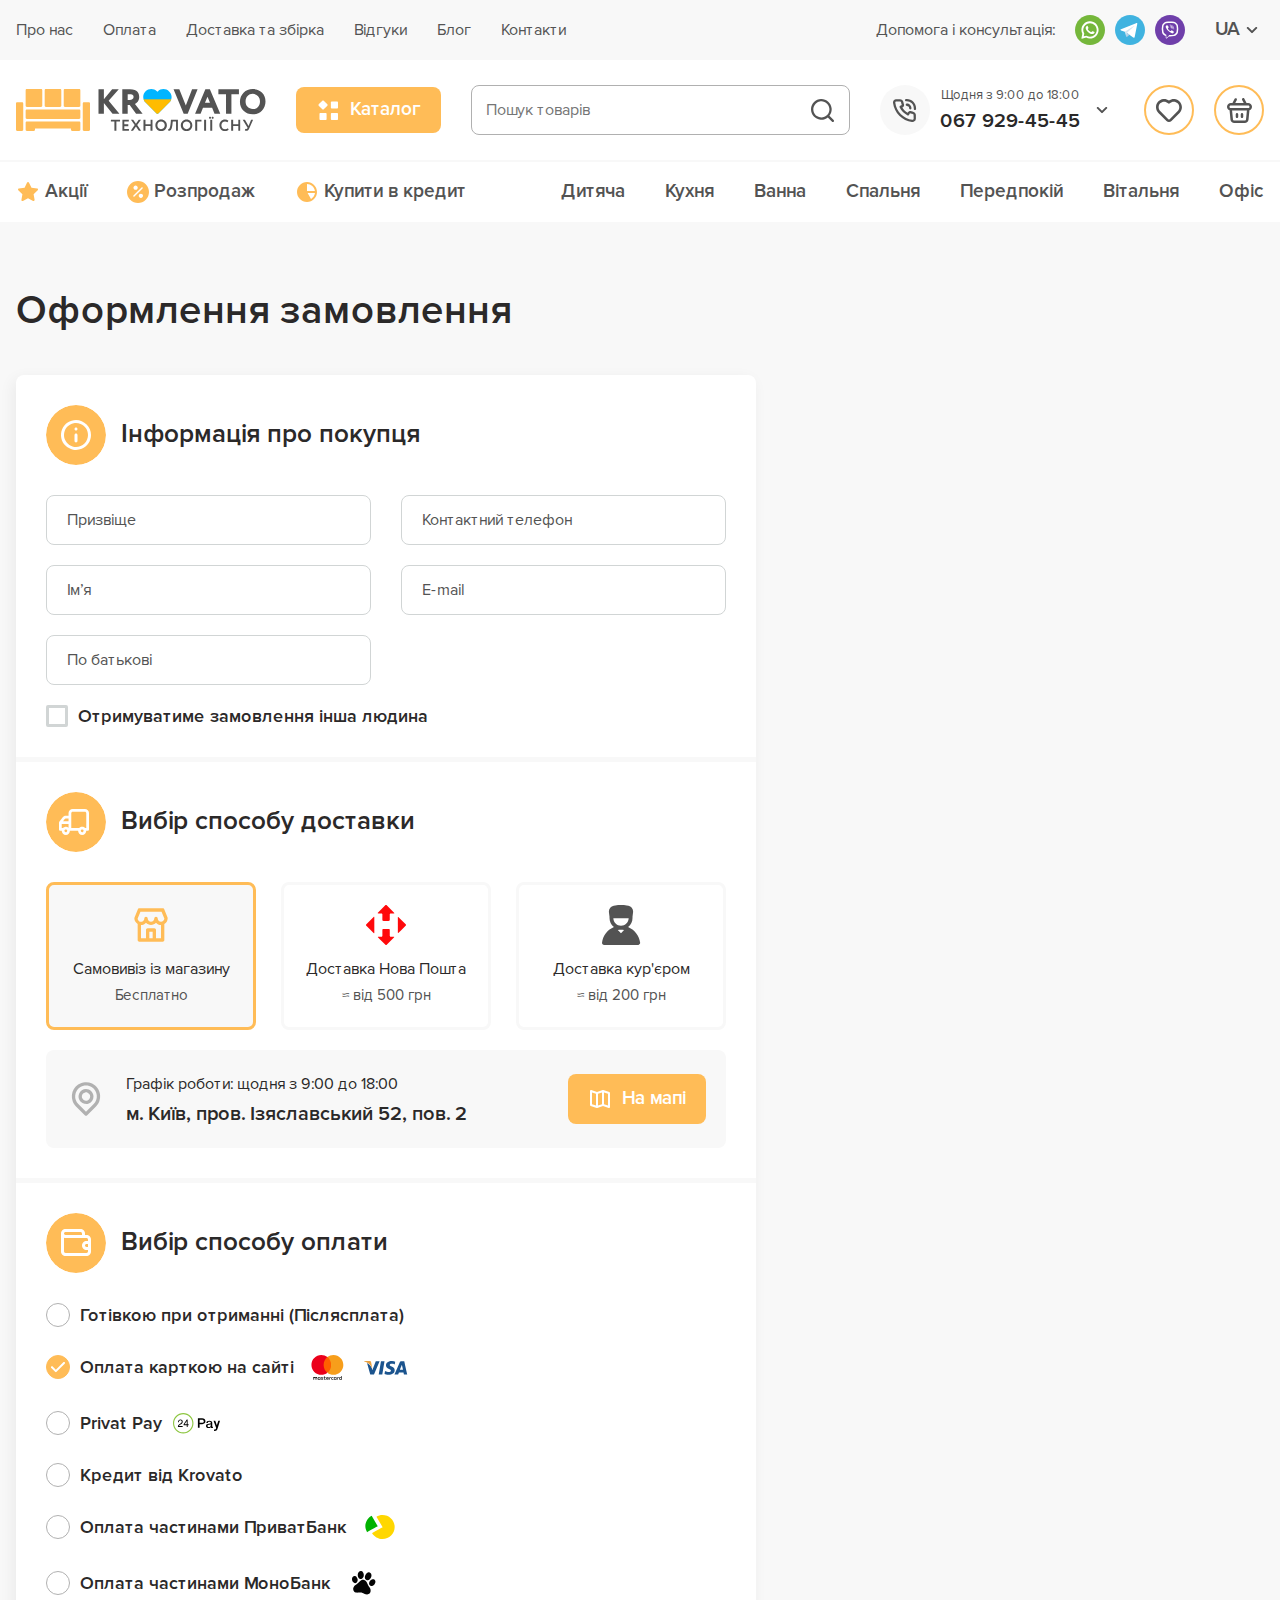
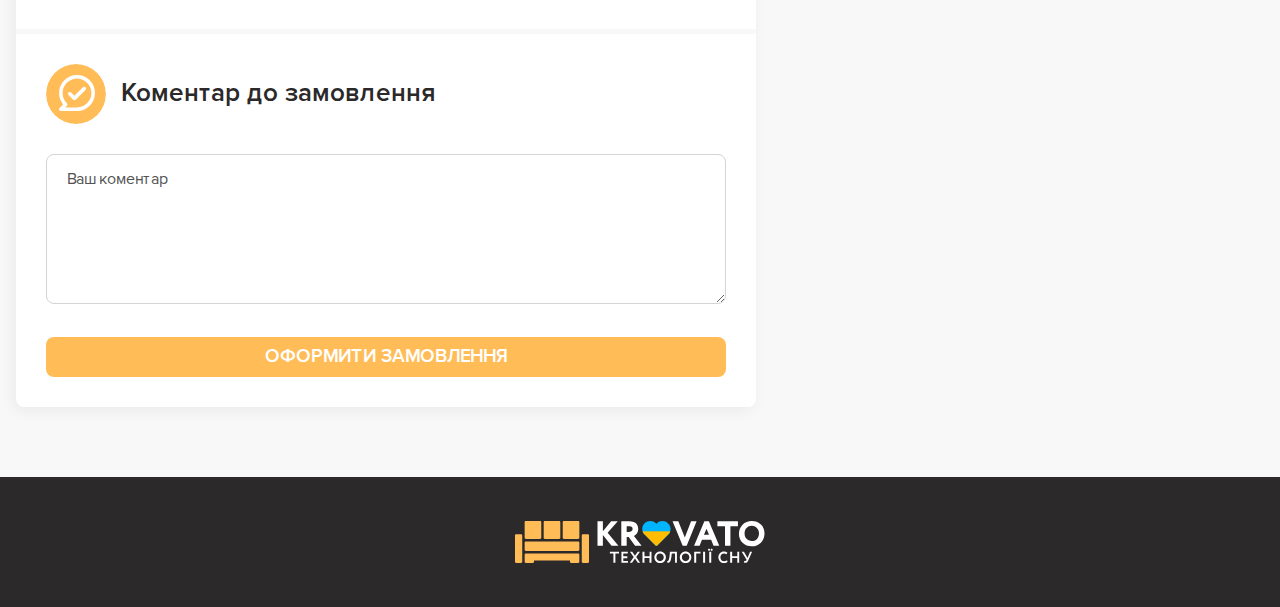
<file: lesson_14/index.html>
<!DOCTYPE html>
<html lang="zxx">

<head>
	<meta charset="UTF-8">
	<meta name="viewport" content="width=device-width, initial-scale=1.0">
	<link rel="stylesheet" href="css/style.css">
	<title>Lesson 14: Forms</title>
</head>

<body>
	<div class="wrapper">
		<header class="header">
			<div class="header__top">
				<div class="header__container">
					<nav class="header__nav nav-top">
						<ul class="nav-top__list">
							<li class="nav-top__item">
								<a href="#">Про нас</a>
							</li>
							<li class="nav-top__item">
								<a href="#">Оплата</a>
							</li>
							<li class="nav-top__item">
								<a href="#">Доставка та збірка</a>
							</li>
							<li class="nav-top__item">
								<a href="#">Відгуки</a>
							</li>
							<li class="nav-top__item">
								<a href="#">Блог</a>
							</li>
							<li class="nav-top__item">
								<a href="#">Контакти</a>
							</li>
						</ul>
					</nav>
					<div class="header__box">
						<div class="header__consult consult-header">
							<div class="consult-header__text">Допомога і консультація:</div>
							<div class="consult-header__messages messages-consult">
								<div class="messages-consult__item">
									<a href="#">
										<img src="img/krovato/header/messengers/whatsapp.svg" alt="messenger">
									</a>
								</div>
								<div class="messages-consult__item">
									<a href="#">
										<img src="img/krovato/header/messengers/telegram.svg" alt="messenger">
									</a>
								</div>
								<div class="messages-consult__item">
									<a href="#">
										<img src="img/krovato/header/messengers/viber.svg" alt="messenger">
									</a>
								</div>
							</div>
						</div>
						<div class="header__lang">
							<a href="#">UA</a>
						</div>
					</div>
				</div>
			</div>
			<div class="header__center">
				<div class="header__container">
					<div class="header__logo">
						<a href="#">
							<img src="img/krovato/header/logo-header.svg" alt="Логотип">
						</a>
					</div>
					<button type="button" class="header__catalog">
						Каталог
					</button>
					<form action="#" method="get" class="header__form form-header">
						<input name="form[]" placeholder="Пошук товарів" type="search" class="form-header__input">
						<button type="submit" class="form-header__button"></button>
					</form>
					<div class="header__phone phone-header">
						<div class="phone-header__item">
							<a href="#">
								<img src="img/krovato/header/icon-tel.svg" alt="Телефон">
							</a>
						</div>
						<div class="phone-header__info info">
							<p class="info__text">Щодня з 9:00 до 18:00</p>
							<a href="tel:+380679294545" class="info__number">067 929-45-45</a>
						</div>
					</div>
					<div class="header__actions actions-header">
						<a class="actions-header__fav" href="#">
							<img src="img/krovato/header/favourite.svg" alt="Обране">
						</a>
						<a class="actions-header__bag" href="#">
							<img src="img/krovato/header/bag.svg" alt="Корзина">
						</a>
					</div>
				</div>
			</div>
			<div class="header__bottom">
				<div class="header__container">
					<nav class="header__nav nav-bottom">
						<ul class="nav-bottom__list">
							<li class="nav-bottom__item nav-bottom__item--action">
								<a href="#">Акції</a>
							</li>
							<li class="nav-bottom__item nav-bottom__item--sale">
								<a href="#">Розпродаж</a>
							</li>
							<li class="nav-bottom__item nav-bottom__item--credit">
								<a href="#">Купити в кредит</a>
							</li>
						</ul>
					</nav>
					<nav class="header__nav nav-bottom">
						<ul class="nav-bottom__list">
							<li class="nav-bottom__item">
								<a href="#">Дитяча</a>
							</li>
							<li class="nav-bottom__item">
								<a href="#">Кухня</a>
							</li>
							<li class="nav-bottom__item">
								<a href="#">Ванна</a>
							</li>
							<li class="nav-bottom__item">
								<a href="#">Спальня</a>
							</li>
							<li class="nav-bottom__item">
								<a href="#">Передпокій</a>
							</li>
							<li class="nav-bottom__item">
								<a href="#">Вітальня</a>
							</li>
							<li class="nav-bottom__item">
								<a href="#">Офіс</a>
							</li>
						</ul>
					</nav>
				</div>
			</div>
		</header>

		<main class="main">
			<div class="checkout">
				<div class="checkout__container">
					<h2 class="checkout__title">Оформлення замовлення</h2>
					<form enctype="multipart/form-data" action="form[]" class="checkout__form form-checkout">
						<div class="form-checkout__place">

							<section class="form-checkout__section section-form">
								<label for="id-1"
									class="section-form__label section-form__label--info">Інформація про покупця</label>
								<div class="section-form__box">
									<input name="form[]" id="id-1" required placeholder="Призвіще" type="text"
										class="section-form__input">
									<input name="form[]" id="id-2" required placeholder="Контактний телефон"
										type="tel" class="section-form__input">
									<input name="form[]" id="id-3" required placeholder="Ім’я" type="text"
										class="section-form__input">
									<input name="form[]" id="id-4" required placeholder="E-mail" type="email"
										class="section-form__input">
									<input name="form[]" id="id-5" placeholder="По батькові" type="text"
										class="section-form__input">
								</div>
								<label for="userinfo-checkbox" class="section-form__checkbox checkbox">
									<input id="userinfo-checkbox" type="checkbox" class="checkbox__input">
									<span class="checkbox__text">Отримуватиме замовлення інша людина</span>
								</label>
							</section>

							<section class="form-checkout__section section-form">
								<label for="#"
									class="section-form__label section-form__label--delivery">Вибір способу доставки</label>
								<div class="section-form__box form-box">
									<label for="delivery-pickup" class="form-box__radio radio-item radio-item--pickup">
										<input type="radio" id="delivery-pickup" value="pickup" name="delivery"
											class="radio-item__input" checked>
										<span class="radio-item__type">Самовивіз із магазину</span>
										<span class="radio-item__cost">Бесплатно</span>
									</label>
									<label for="delivery-post" class="form-box__radio radio-item radio-item--newpost">
										<input type="radio" id="delivery-post" value="newpost" name="delivery"
											class="radio-item__input">
										<span class="radio-item__type">Доставка Нова Пошта</span>
										<span class="radio-item__cost">≈ від 500 грн</span>
									</label>
									<label for="delivery-courier" class="form-box__radio radio-item radio-item--courier">
										<input type="radio" id="delivery-courier" value="courier" name="delivery"
											class="radio-item__input">
										<span class="radio-item__type">Доставка кур'єром</span>
										<span class="radio-item__cost">≈ від 200 грн</span>
									</label>
								</div>
								<div class="section-form__map map-box">
									<div class="map-box__info">
										<p class="map-box__schedule">Графік роботи: щодня з 9:00 до 18:00</p>
										<span class="map-box__address">м. Київ, пров. Ізяславський 52, пов. 2</span>
									</div>
									<a href="#" class="map-box__link">
										<span>На мапі</span>
									</a>
								</div>
							</section>

							<section class="form-checkout__section section-form">
								<label for="#" class="section-form__label section-form__label--payment">Вибір способу оплати</label>
								<div class="section-form__payment payment-box">
									<label class="payment-box__radio radio-payment">
										<input type="radio" name="radio-name" class="radio-payment__input">
										<span class="radio-payment__text">Готівкою при отриманні (Післясплата)</span>
									</label>
									<label class="payment-box__radio radio-payment">
										<input type="radio" name="radio-name" checked class="radio-payment__input">
										<span class="radio-payment__text">Оплата карткою на сайті</span>
										<img src="img/krovato/checkout/payment/master-card-logo.svg" alt="Зображження платіжної системи">
										<img src="img/krovato/checkout/payment/visa-card-logo.svg" alt="Зображження платіжної систем">
									</label>
									<label class="payment-box__radio radio-payment">
										<input type="radio" name="radio-name" class="radio-payment__input">
										<span class="radio-payment__text">Privat Pay</span>
										<img src="img/krovato/checkout/payment/privat-pay-logo.svg" alt="Зображження платіжної системи">
									</label>
									<label class="payment-box__radio radio-payment">
										<input type="radio" name="radio-name" class="radio-payment__input">
										<span class="radio-payment__text">Кредит від Krovato</span>
									</label>
									<label class="payment-box__radio radio-payment">
										<input type="radio" name="radio-name" class="radio-payment__input">
										<span class="radio-payment__text">Оплата частинами ПриватБанк</span>
										<img src="img/krovato/checkout/payment/privaty-credit-logo.svg" alt="Зображження платіжної системи">
									</label>
									<label class="payment-box__radio radio-payment">
										<input type="radio" name="radio-name" class="radio-payment__input">
										<span class="radio-payment__text">Оплата частинами МоноБанк</span>
										<img src="img/krovato/checkout/payment/mono-bank-logo.svg" alt="Зображження платіжної системи">
									</label>
								</div>
							</section>

							<section class="form-checkout__section section-form">
								<label for="#" class="section-form__label section-form__label--coment">Коментар до замовлення</label>
								<div class="section-form__coment coment-box">
									<textarea class="coment-box__textarea" placeholder="Ваш коментар"></textarea>
								</div>
								<button type="submit" class="form-button">ОФОРМИТИ ЗАМОВЛЕННЯ</button>
							</section>
						</div>
					</form>
				</div>
			</div>
		</main>

		<footer class="footer">
			<div class="footer__container">
				<div class="footer__logo">
					<img src="img/krovato/logo-footer.svg" alt="Логотип">
				</div>
			</div>
		</footer>
	</div>
</body>

</html>
</file>
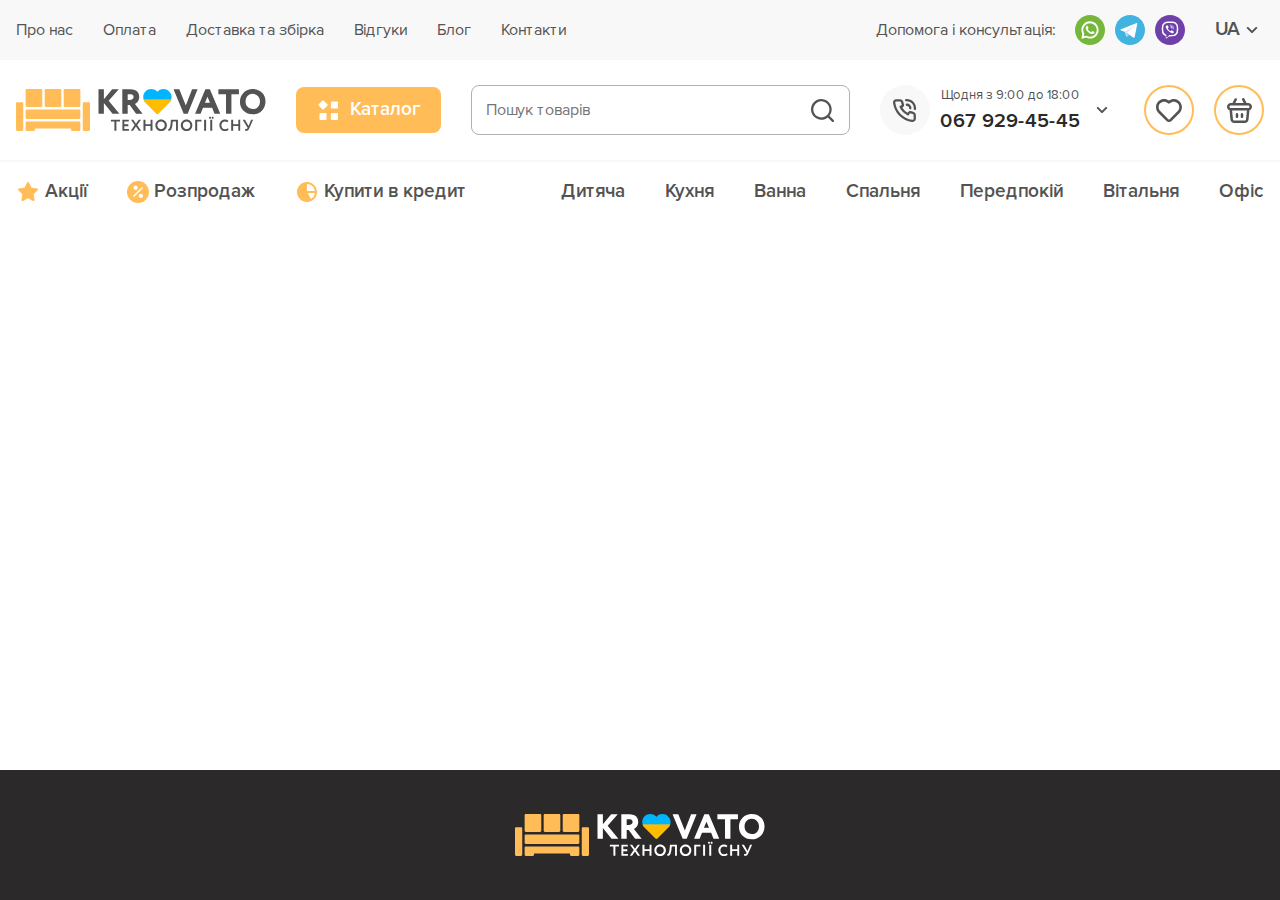
<file: lesson_15/index.html>
<!DOCTYPE html>
<html lang="zxx">

<head>
	<meta charset="UTF-8">
	<meta name="viewport" content="width=device-width, initial-scale=1.0">
	<link rel="stylesheet" href="css/style.css">
	<title>Lesson 15: Responsive</title>
</head>

<body>
	<div class="wrapper">
		<header class="header">
			<div class="header__top">
				<div class="header__container header__container--top">
					<!-- egrrgegergegrgergergregergergerg -->
					<div class="header__logo header__logo--top">
						<a href="#">
							<img src="img/krovato/header/logo-header.svg" alt="Логотип">
						</a>
					</div>
					<nav class="header__nav nav-top">
						<ul class="nav-top__list">
							<li class="nav-top__item">
								<a href="#">Про нас</a>
							</li>
							<li class="nav-top__item">
								<a href="#">Оплата</a>
							</li>
							<li class="nav-top__item">
								<a href="#">Доставка та збірка</a>
							</li>
							<li class="nav-top__item">
								<a href="#">Відгуки</a>
							</li>
							<li class="nav-top__item">
								<a href="#">Блог</a>
							</li>
							<li class="nav-top__item">
								<a href="#">Контакти</a>
							</li>
							<!-- <li class="nav-top__item">
								<a href="#">Контакти</a>
							</li>
							<li class="nav-top__item">
								<a href="#">Контакти</a>
							</li>
							<li class="nav-top__item">
								<a href="#">Контакти</a>
							</li>
							<li class="nav-top__item">
								<a href="#">Контакти</a>
							</li>
							<li class="nav-top__item">
								<a href="#">Контакти</a>
							</li> -->
						</ul>
					</nav>
					<div class="header__box">
						<div class="header__consult consult-header">
							<div class="consult-header__text">Допомога і консультація:</div>
							<div class="consult-header__messages messages-consult">
								<div class="messages-consult__item">
									<a class="messages-consult__link" href="#" target="_blank">
										<img src="img/krovato/header/messengers/whatsapp.svg" alt="messenger">
									</a>
								</div>
								<div class="messages-consult__item">
									<a class="messages-consult__link" href="#" target="_blank">
										<img src="img/krovato/header/messengers/telegram.svg" alt="messenger">
									</a>
								</div>
								<div class="messages-consult__item">
									<a class="messages-consult__link" href="#" target="_blank">
										<img src="img/krovato/header/messengers/viber.svg" alt="messenger">
									</a>
								</div>
							</div>
						</div>
						<div class="header__lang">
							<a href="#">UA</a>
						</div>
					</div>
					<div class="header__phone-top">
						<a href="#">
							<img src="img/krovato/header/icon-tel.svg" alt="Телефон">
						</a>
					</div>
					<button type="button" class="menu-icon">
						<span></span>
					</button>
				</div>
			</div>
			<div class="header__center">
				<div class="header__container">
					<div class="header__logo header__logo--center">
						<a href="#">
							<img src="img/krovato/header/logo-header.svg" alt="Логотип">
						</a>
					</div>
					<button type="button" class="header__catalog">
						Каталог
					</button>
					<form action="#" method="get" class="header__form form-header">
						<input name="form[]" placeholder="Пошук товарів" type="search" class="form-header__input">
						<button type="submit" class="form-header__button"></button>
					</form>
					<div class="header__phone phone-header">
						<div class="phone-header__item phone-header__item--center">
							<a href="#">
								<img src="img/krovato/header/icon-tel.svg" alt="Телефон">
							</a>
						</div>
						<div class="phone-header__info info">
							<p class="info__text">Щодня з 9:00 до 18:00</p>
							<a href="tel:+380679294545" class="info__number">067 929-45-45</a>
						</div>
					</div>
					<div class="header__actions actions-header">
						<a href="#" class="actions-header__form-mini">
							<img src="img/krovato/header/poisk.svg" alt="Кнопка пошуку">
						</a>
						<a class="actions-header__fav" href="#">
							<img src="img/krovato/header/favourite.svg" alt="Обране">
						</a>
						<a class="actions-header__bag" href="#">
							<img src="img/krovato/header/bag.svg" alt="Корзина">
						</a>
					</div>
				</div>
			</div>
			<div class="header__bottom">
				<div class="header__container header__container--bottom">
					<nav class="header__nav nav-bottom">
						<ul class="nav-bottom__list">
							<li class="nav-bottom__item nav-bottom__item--action">
								<a href="#">Акції</a>
							</li>
							<li class="nav-bottom__item nav-bottom__item--sale">
								<a href="#">Розпродаж</a>
							</li>
							<li class="nav-bottom__item nav-bottom__item--credit">
								<a href="#">Купити в кредит</a>
							</li>

						</ul>
					</nav>
					<nav class="header__nav nav-bottom">
						<ul class="nav-bottom__list">
							<li class="nav-bottom__item">
								<a href="#">Дитяча</a>
							</li>
							<li class="nav-bottom__item">
								<a href="#">Кухня</a>
							</li>
							<li class="nav-bottom__item">
								<a href="#">Ванна</a>
							</li>
							<li class="nav-bottom__item">
								<a href="#">Спальня</a>
							</li>
							<li class="nav-bottom__item">
								<a href="#">Передпокій</a>
							</li>
							<li class="nav-bottom__item">
								<a href="#">Вітальня</a>
							</li>
							<li class="nav-bottom__item">
								<a href="#">Офіс</a>
							</li>
						</ul>
					</nav>
				</div>
			</div>
		</header>
		<main class="main">
		</main>
		<footer class="footer">
			<div class="footer__container">
				<div class="footer__logo">
					<img src="img/krovato/logo-footer.svg" alt="Логотип">
				</div>
			</div>
		</footer>
	</div>
</body>

</html>
</file>
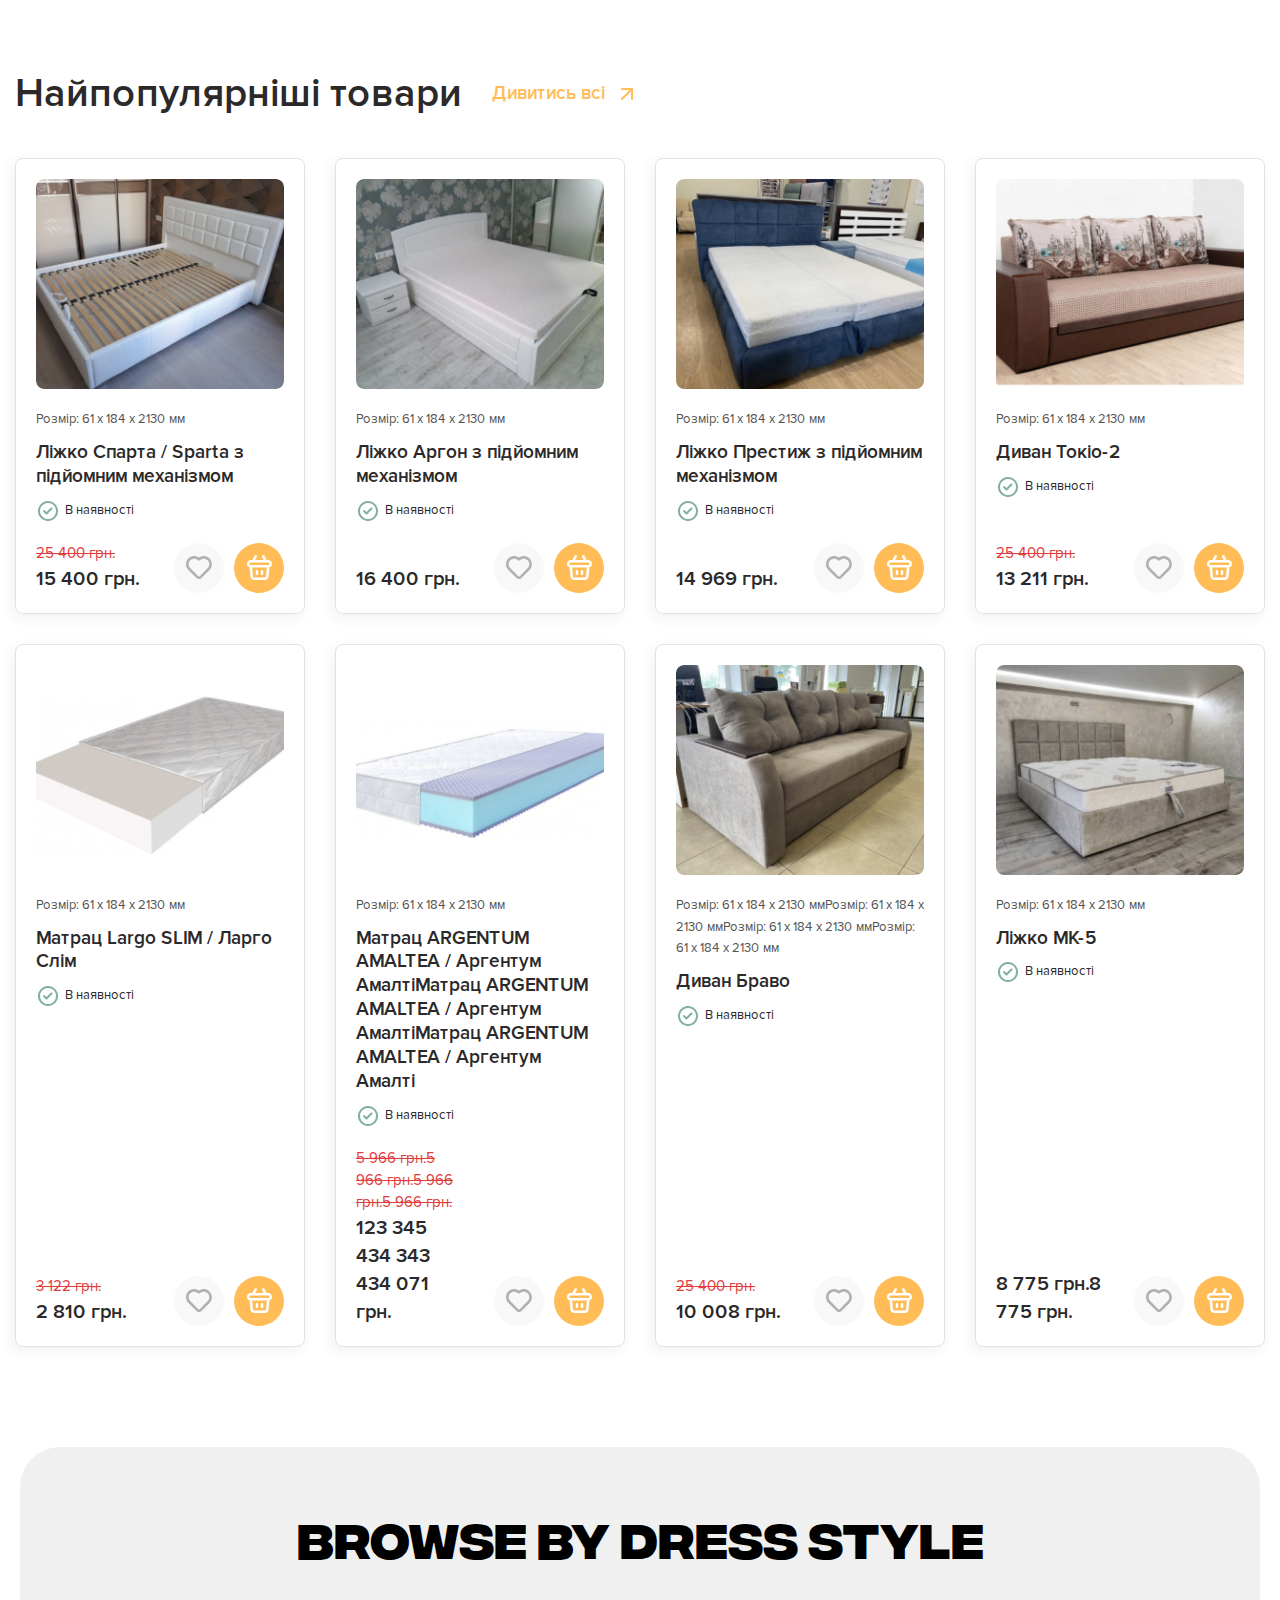
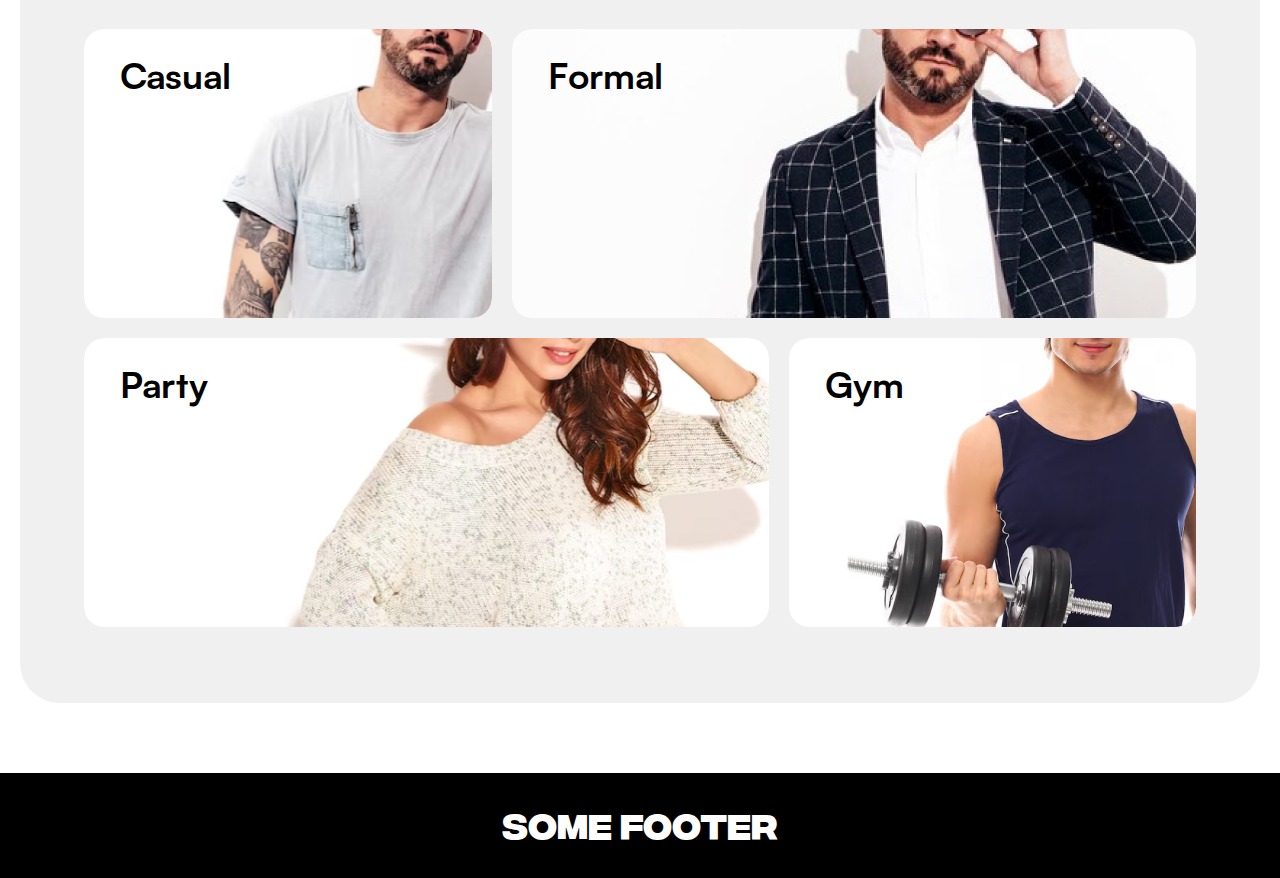
<file: lesson_17/index.html>
<!DOCTYPE html>
<html lang="zxx">

<head>
	<meta charset="UTF-8">
	<meta name="viewport" content="width=device-width, initial-scale=1.0">
	<link rel="stylesheet" href="css/style.css">
	<title>Lesson 17: Grid</title>
</head>

<body>
	<div class="wrapper">
		<header class="header"></header>
		<main class="main">
			<div class="popular">
				<div class="popular__container">
					<div class="title-box">
						<h1 class="title-box__label">Найпопулярніші товари</h1>
						<a href="#" class="title-box__link">Дивитись всі</a>
					</div>
					<div class="popular__cards">
						<div class="popular__card card-popular">
							<a href="#" class="card-popular__image">
								<img src="img/krovato/popular/cards/01.jpg" alt="Зображення товару">
							</a>
							<div class="card-popular__body">
								<div class="card-popular__size">Розмір: 61 x 184 x 2130 мм</div>
								<div class="card-popular__label">Ліжко Спарта / Sparta з підйомним механізмом</div>
								<div class="card-popular__existence">В наявності</div>
							</div>
							<div class="card-popular__bottom">
								<div class="card-popular__price price-box">
									<div class="price-box__discount">25 400 грн.</div>
									<div class="price-box__cost">15 400 грн.</div>
								</div>
								<div class="card-popular__active active-card">
									<div class="active-card__fav">
										<img src="img/krovato/popular/fav.svg" alt="Кнопка обране">
									</div>
									<div class="active-card__bag">
										<img src="img/krovato/popular/bagg.svg" alt="Кнопка корзина">
									</div>
								</div>
							</div>
						</div>
						<div class="popular__card card-popular">
							<a href="#" class="card-popular__image">
								<img src="img/krovato/popular/cards/02.jpg" alt="Зображення товару">
							</a>
							<div class="card-popular__body">
								<div class="card-popular__size">Розмір: 61 x 184 x 2130 мм</div>
								<div class="card-popular__label">Ліжко Аргон з підйомним механізмом</div>
								<div class="card-popular__existence">В наявності</div>
							</div>
							<div class="card-popular__bottom">
								<div class="card-popular__price price-box">
									<div class="price-box__cost">16 400 грн.</div>
								</div>
								<div class="card-popular__active active-card">
									<div class="active-card__fav">
										<img src="img/krovato/popular/fav.svg" alt="Кнопка обране">
									</div>
									<div class="active-card__bag">
										<img src="img/krovato/popular/bagg.svg" alt="Кнопка корзина">
									</div>
								</div>
							</div>
						</div>
						<div class="popular__card card-popular">
							<a href="#" class="card-popular__image">
								<img src="img/krovato/popular/cards/03.jpg" alt="Зображення товару">
							</a>
							<div class="card-popular__body">
								<div class="card-popular__size">Розмір: 61 x 184 x 2130 мм</div>
								<div class="card-popular__label">Ліжко Престиж з підйомним механізмом</div>
								<div class="card-popular__existence">В наявності</div>
							</div>
							<div class="card-popular__bottom">
								<div class="card-popular__price price-box">
									<div class="price-box__cost">14 969 грн.</div>
								</div>
								<div class="card-popular__active active-card">
									<div class="active-card__fav">
										<img src="img/krovato/popular/fav.svg" alt="Кнопка обране">
									</div>
									<div class="active-card__bag">
										<img src="img/krovato/popular/bagg.svg" alt="Кнопка корзина">
									</div>
								</div>
							</div>
						</div>
						<div class="popular__card card-popular">
							<a href="#" class="card-popular__image">
								<img src="img/krovato/popular/cards/04.jpg" alt="Зображення товару">
							</a>
							<div class="card-popular__body">
								<div class="card-popular__size">Розмір: 61 x 184 x 2130 мм</div>
								<div class="card-popular__label">Диван Токіо-2</div>
								<div class="card-popular__existence">В наявності</div>
							</div>
							<div class="card-popular__bottom">
								<div class="card-popular__price price-box">
									<div class="price-box__discount">25 400 грн.</div>
									<div class="price-box__cost">13 211 грн.</div>
								</div>
								<div class="card-popular__active active-card">
									<div class="active-card__fav">
										<img src="img/krovato/popular/fav.svg" alt="Кнопка обране">
									</div>
									<div class="active-card__bag">
										<img src="img/krovato/popular/bagg.svg" alt="Кнопка корзина">
									</div>
								</div>
							</div>
						</div>
						<div class="popular__card card-popular">
							<a href="#" class="card-popular__image">
								<img src="img/krovato/popular/cards/05.jpg" alt="Зображення товару">
							</a>
							<div class="card-popular__body">
								<div class="card-popular__size">Розмір: 61 x 184 x 2130 мм</div>
								<div class="card-popular__label">Матрац Largo SLIM / Ларго Слім</div>
								<div class="card-popular__existence">В наявності</div>
							</div>
							<div class="card-popular__bottom">
								<div class="card-popular__price price-box">
									<div class="price-box__discount">3 122 грн.</div>
									<div class="price-box__cost">2 810 грн.</div>
								</div>
								<div class="card-popular__active active-card">
									<div class="active-card__fav">
										<img src="img/krovato/popular/fav.svg" alt="Кнопка обране">
									</div>
									<div class="active-card__bag">
										<img src="img/krovato/popular/bagg.svg" alt="Кнопка корзина">
									</div>
								</div>
							</div>
						</div>
						<div class="popular__card card-popular">
							<a href="#" class="card-popular__image">
								<img src="img/krovato/popular/cards/06.jpg" alt="Зображення товару">
							</a>
							<div class="card-popular__body">
								<div class="card-popular__size">Розмір: 61 x 184 x 2130 мм</div>
								<div class="card-popular__label">Матрац ARGENTUM AMALTEA / Аргентум АмалтіМатрац ARGENTUM AMALTEA / Аргентум АмалтіМатрац ARGENTUM AMALTEA / Аргентум Амалті</div>
								<div class="card-popular__existence">В наявності</div>
							</div>
							<div class="card-popular__bottom">
								<div class="card-popular__price price-box">
									<div class="price-box__discount">5 966 грн.5 966 грн.5 966 грн.5 966 грн.</div>
									<div class="price-box__cost">123 345 434 343 434 071 грн.</div>
								</div>
								<div class="card-popular__active active-card">
									<div class="active-card__fav">
										<img src="img/krovato/popular/fav.svg" alt="Кнопка обране">
									</div>
									<div class="active-card__bag">
										<img src="img/krovato/popular/bagg.svg" alt="Кнопка корзина">
									</div>
								</div>
							</div>
						</div>
						<div class="popular__card card-popular">
							<a href="#" class="card-popular__image">
								<img src="img/krovato/popular/cards/07.jpg" alt="Зображення товару">
							</a>
							<div class="card-popular__body">
								<div class="card-popular__size">Розмір: 61 x 184 x 2130 ммРозмір: 61 x 184 x 2130 ммРозмір: 61 x 184 x 2130 ммРозмір: 61 x 184 x 2130 мм</div>
								<div class="card-popular__label">Диван Браво</div>
								<div class="card-popular__existence">В наявності</div>
							</div>
							<div class="card-popular__bottom">
								<div class="card-popular__price price-box">
									<div class="price-box__discount">25 400 грн.</div>
									<div class="price-box__cost">10 008 грн.</div>
								</div>
								<div class="card-popular__active active-card">
									<div class="active-card__fav">
										<img src="img/krovato/popular/fav.svg" alt="Кнопка обране">
									</div>
									<div class="active-card__bag">
										<img src="img/krovato/popular/bagg.svg" alt="Кнопка корзина">
									</div>
								</div>
							</div>
						</div>
						<div class="popular__card card-popular">
							<a href="#" class="card-popular__image">
								<img src="img/krovato/popular/cards/08.jpg" alt="Зображення товару">
							</a>
							<div class="card-popular__body">
								<div class="card-popular__size">Розмір: 61 x 184 x 2130 мм</div>
								<div class="card-popular__label">Ліжко МК-5</div>
								<div class="card-popular__existence">В наявності</div>
							</div>
							<div class="card-popular__bottom">
								<div class="card-popular__price price-box">
									<div class="price-box__cost">8 775 грн.8 775 грн.</div>
								</div>
								<div class="card-popular__active active-card">
									<div class="active-card__fav">
										<img src="img/krovato/popular/fav.svg" alt="Кнопка обране">
									</div>
									<div class="active-card__bag">
										<img src="img/krovato/popular/bagg.svg" alt="Кнопка корзина">
									</div>
								</div>
							</div>
						</div>
					</div>
				</div>
			</div>
			<div class="section-dress">
				<div class="section-dress__container">
					<div class="section-dress__block block-dress">
						<h2 class="block-dress__title">BROWSE BY dress STYLE</h2>
						<div class="block-dress__cards">
							<a href="#" class="block-dress__card card-block">
								<h3 class="card-block__text">Casual</h3>
								<img src="img/e-commerce/01.jpg" alt="Зображення товару" class="card-block__image">
							</a>
							<a href="#" class="block-dress__card card-block">
								<h3 class="card-block__text">Formal</h3>
								<img src="img/e-commerce/02.jpg" alt="Зображення товару" class="card-block__image">
							</a>
							<a href="#" class="block-dress__card card-block">
								<h3 class="card-block__text">Party</h3>
								<img src="img/e-commerce/03.jpg" alt="Зображення товару" class="card-block__image">
							</a>
							<a href="#" class="block-dress__card card-block">
								<h3 class="card-block__text">Gym</h3>
								<img src="img/e-commerce/04.jpg" alt="Зображення товару" class="card-block__image">
							</a>
						</div>
					</div>
				</div>
			</div>
		</main>
		<footer class="footer">
			<div class="footer__container">
				<h2 class="footer__text">Some footer</h2>
			</div>
		</footer>
	</div>
</body>

</html>
</file>
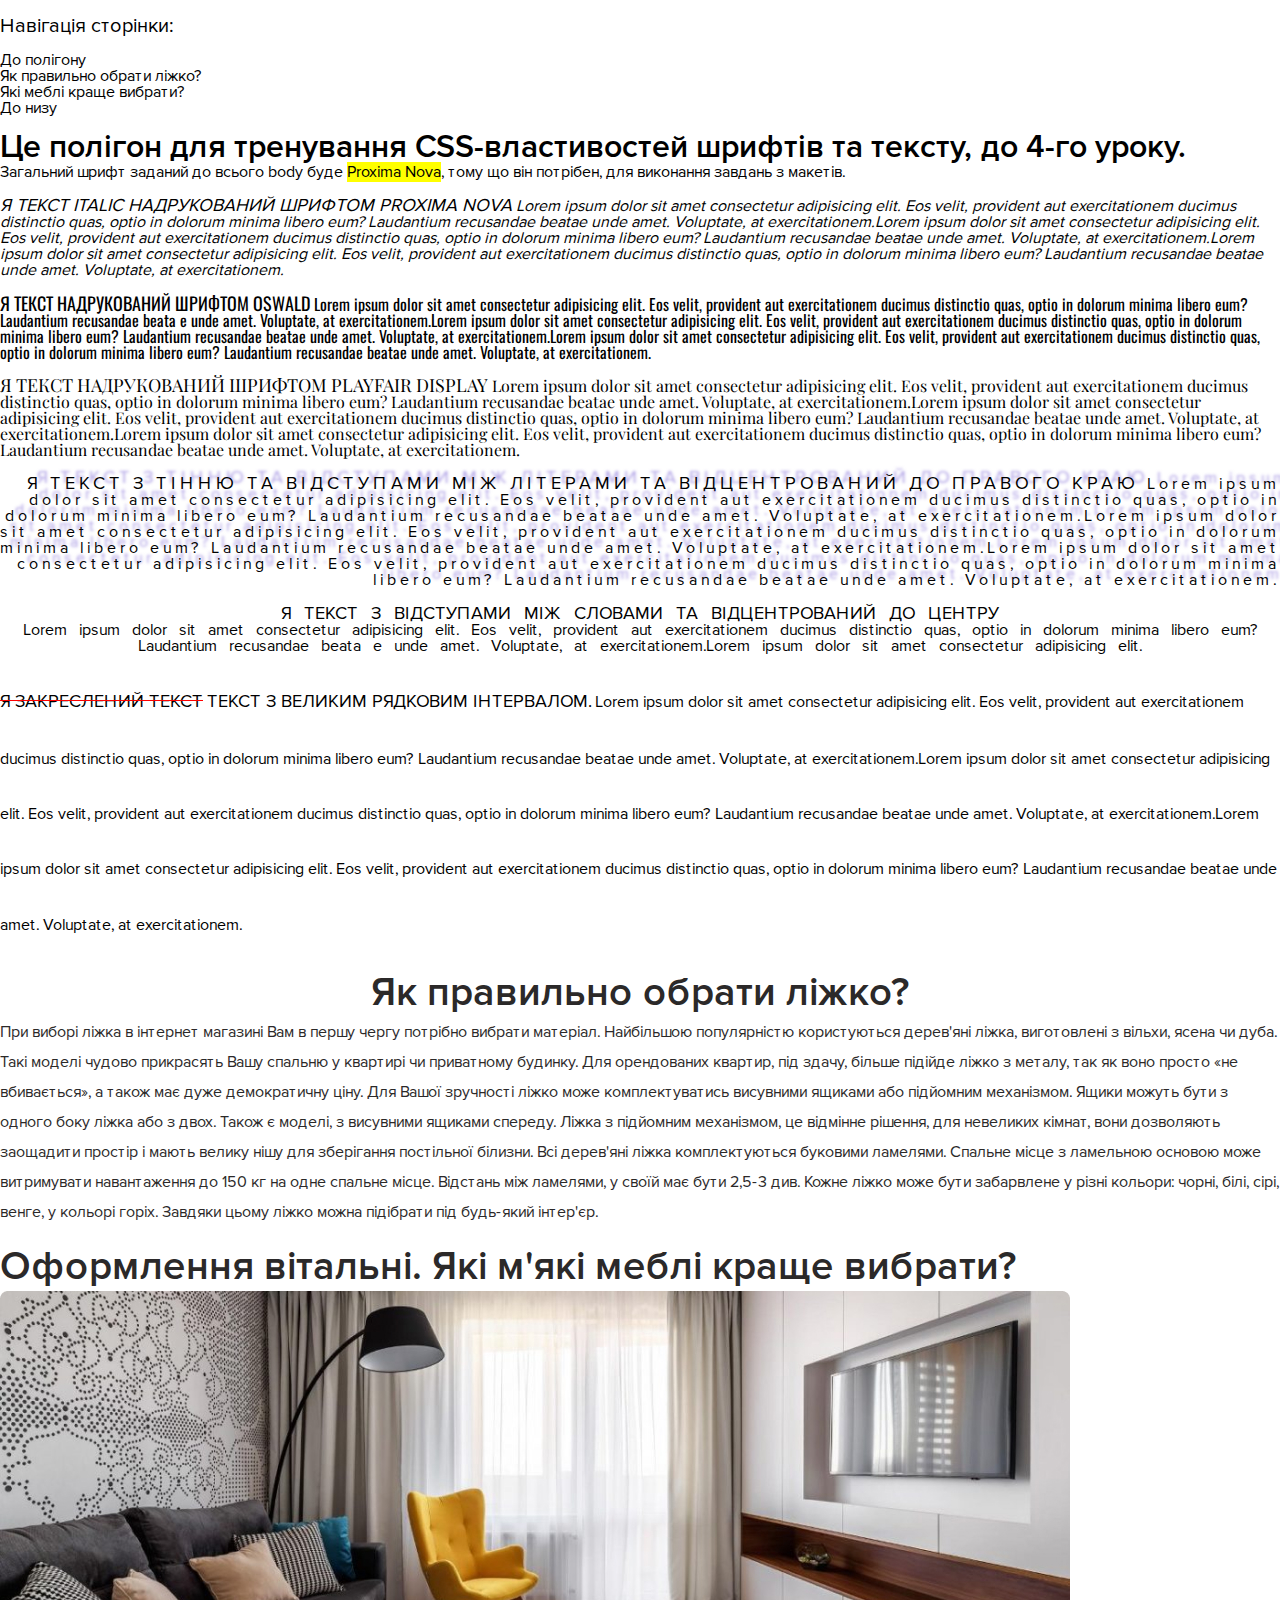
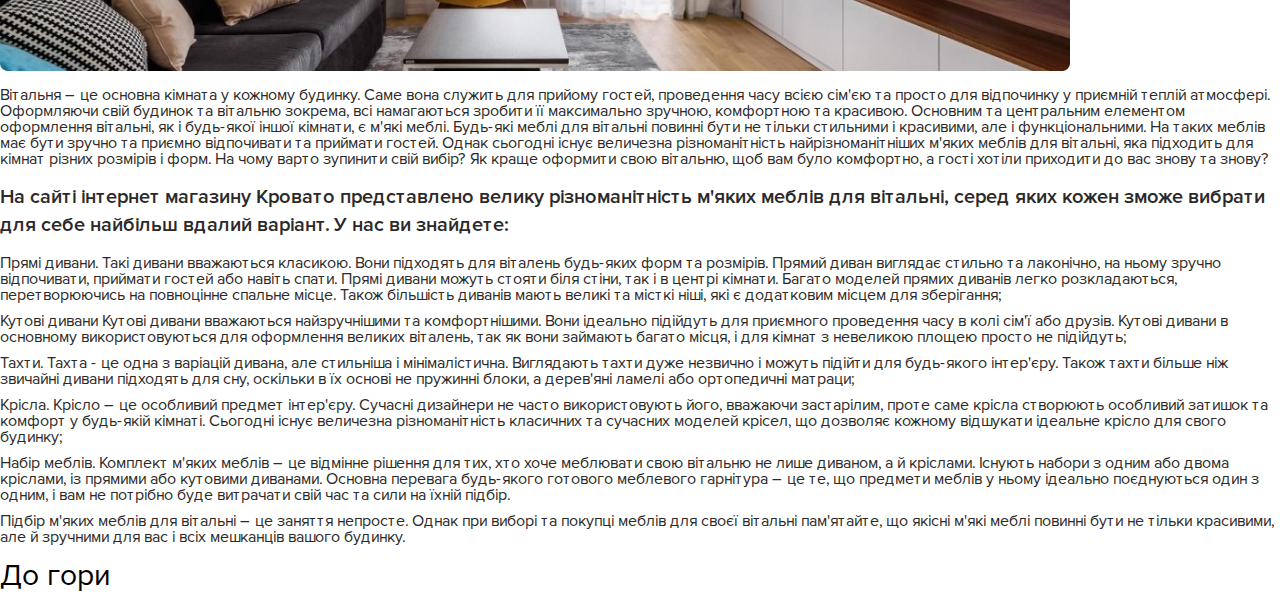
<file: lesson_4/index.html>
<!DOCTYPE html>
<html lang="zxx">

<head>
    <meta charset="UTF-8">
    <meta name="viewport" content="width=device-width, initial-scale=1.0">
    <link rel="stylesheet" href="css/style.css">
    <title>Lesson 4</title>
</head>

<body>
    <header class="header" id="header">
        <nav>
            <!-- Наразі я буду використовувати теги <br> для відступів, замість margin -->
            <br>
            <p>
                Навігація сторінки:
            </p>
            <br>
            <ul class="list">
                <li><a href="#poligon">До полігону</a></li>
                <li><a href="#block-choose-bed">Як правильно обрати ліжко?</a></li>
                <li><a href="#block-choose-furniture">Які меблі краще вибрати?</a></li>
                <li><a href="#footer">До низу</a></li>
            </ul>
            <br>
        </nav>
    </header>

    <main class="page">
        <h1 class="title" id="poligon">
            Це полігон для тренування CSS-властивостей шрифтів та тексту, до 4-го уроку.
        </h1>
        <p>
            Загальний шрифт заданий до всього body буде <mark>Proxima Nova</mark>, тому що він потрібен, для виконання
            завдань з макетів.
        </p>
        <br>
        <div class="block__some-text">
            <!-- Не звертайте увагу на назви класів *first, second* і т.д., це тренувальні класи -->
            <p class="block__some-text block_first">
                <span>Я текст italic надрукований шрифтом Proxima Nova</span> Lorem ipsum dolor sit amet consectetur
                adipisicing elit. Eos velit, provident aut exercitationem ducimus distinctio quas, optio in dolorum
                minima libero eum? Laudantium recusandae beatae unde amet. Voluptate, at exercitationem.Lorem ipsum
                dolor sit amet consectetur adipisicing elit. Eos velit, provident aut exercitationem ducimus distinctio
                quas, optio in dolorum minima libero eum? Laudantium recusandae beatae unde amet. Voluptate, at
                exercitationem.Lorem ipsum dolor sit amet consectetur adipisicing elit. Eos velit, provident aut
                exercitationem ducimus distinctio quas, optio in dolorum minima libero eum? Laudantium recusandae beatae
                unde amet. Voluptate, at exercitationem.
            </p>
            <br>
            <p class="block__some-text block_second">
                <span>Я ТЕКСТ НАДРУКОВАНИЙ ШРИФТОМ OSWALD</span> Lorem ipsum dolor sit amet consectetur adipisicing
                elit. Eos velit, provident aut exercitationem ducimus distinctio quas, optio in dolorum minima libero
                eum? Laudantium recusandae beata e unde amet. Voluptate, at exercitationem.Lorem ipsum dolor sit amet
                consectetur adipisicing elit. Eos velit, provident aut exercitationem ducimus distinctio quas, optio in
                dolorum minima libero eum? Laudantium recusandae beatae unde amet. Voluptate, at exercitationem.Lorem
                ipsum dolor sit amet consectetur adipisicing elit. Eos velit, provident aut exercitationem ducimus
                distinctio quas, optio in dolorum minima libero eum? Laudantium recusandae beatae unde amet. Voluptate,
                at exercitationem.
            </p>
            <br>
            <p class="block__some-text block_third">
                <!-- Важливо завжди прописувати властивість трансформації тексту uppercase -->
                <span>Я ТеКСТ надрукований шриФтом Playfair Display</span> Lorem ipsum dolor sit amet consectetur
                adipisicing elit. Eos velit, provident aut exercitationem ducimus distinctio quas, optio in dolorum
                minima libero eum? Laudantium recusandae beatae unde amet. Voluptate, at exercitationem.Lorem ipsum
                dolor sit amet consectetur adipisicing elit. Eos velit, provident aut exercitationem ducimus distinctio
                quas, optio in dolorum minima libero eum? Laudantium recusandae beatae unde amet. Voluptate, at
                exercitationem.Lorem ipsum dolor sit amet consectetur adipisicing elit. Eos velit, provident aut
                exercitationem ducimus distinctio quas, optio in dolorum minima libero eum? Laudantium recusandae beatae
                unde amet. Voluptate, at exercitationem.
            </p>
            <br>
            <p class="block__some-text block_fourth">
                <span>Я текст з тінню та відступами між літерами та відцентрований до правого краю</span> Lorem ipsum
                dolor sit amet consectetur adipisicing elit. Eos velit, provident aut exercitationem ducimus distinctio
                quas, optio in dolorum minima libero eum? Laudantium recusandae beatae unde amet. Voluptate, at
                exercitationem.Lorem ipsum dolor sit amet consectetur adipisicing elit. Eos velit, provident aut
                exercitationem ducimus distinctio quas, optio in dolorum minima libero eum? Laudantium recusandae beatae
                unde amet. Voluptate, at exercitationem.Lorem ipsum dolor sit amet consectetur adipisicing elit. Eos
                velit, provident aut exercitationem ducimus distinctio quas, optio in dolorum minima libero eum?
                Laudantium recusandae beatae unde amet. Voluptate, at exercitationem.
            </p>
            <br>
            <p class="block__some-text block_fifth">
                <span>Я текст з відступами між словами та відцентрований до центру</span>
                <br>
                Lorem ipsum dolor sit amet consectetur adipisicing elit. Eos velit, provident aut exercitationem ducimus
                distinctio quas, optio in dolorum minima libero eum? Laudantium recusandae beata e unde amet. Voluptate,
                at exercitationem.Lorem ipsum dolor sit amet consectetur adipisicing elit.
            </p>
            <br>
            <p class="block__some-text block_six">
                <!-- Як краще його зробити зі спанами, чи це нормальний варіант? -->
                <span>Я закреслений текст</span> <span class="upper">Текст з великим рядковим інтервалом.</span> Lorem
                ipsum dolor sit amet consectetur adipisicing elit. Eos velit, provident aut exercitationem ducimus
                distinctio quas, optio in dolorum minima libero eum? Laudantium recusandae beatae unde amet. Voluptate,
                at exercitationem.Lorem ipsum dolor sit amet consectetur adipisicing elit. Eos velit, provident aut
                exercitationem ducimus distinctio quas, optio in dolorum minima libero eum? Laudantium recusandae beatae
                unde amet. Voluptate, at exercitationem.Lorem ipsum dolor sit amet consectetur adipisicing elit. Eos
                velit, provident aut exercitationem ducimus distinctio quas, optio in dolorum minima libero eum?
                Laudantium recusandae beatae unde amet. Voluptate, at exercitationem.
            </p>
            <br>
        </div>

        <div class="block__choose-bed" id="block-choose-bed">
            <h2 class="title__choose_bed">
                Як правильно обрати ліжко?
            </h2>
            <p class="text__choose-bed">
                При виборі ліжка в інтернет магазині Вам в першу чергу потрібно вибрати матеріал. Найбільшою
                популярністю користуються дерев'яні ліжка, виготовлені з вільхи, ясена чи дуба. Такі моделі чудово
                прикрасять Вашу спальню у квартирі чи приватному будинку. Для орендованих квартир, під здачу, більше
                підійде ліжко з металу, так як воно просто «не вбивається», а також має дуже демократичну ціну.
                Для Вашої зручності ліжко може комплектуватись висувними ящиками або підйомним механізмом. Ящики можуть
                бути з одного боку ліжка або з двох. Також є моделі, з висувними ящиками спереду. Ліжка з підйомним
                механізмом, це відмінне рішення, для невеликих кімнат, вони дозволяють заощадити простір і мають велику
                нішу для зберігання постільної білизни. Всі дерев'яні ліжка комплектуються буковими ламелями. Спальне
                місце з ламельною основою може витримувати навантаження до 150 кг на одне спальне місце. Відстань між
                ламелями, у своїй має бути 2,5-3 див.
                Кожне ліжко може бути забарвлене у різні кольори: чорні, білі, сірі, венге, у кольорі горіх. Завдяки
                цьому ліжко можна підібрати під будь-який інтер'єр.
            </p>
            <br>
        </div>

        <div class="block__choose-furniture" id="block-choose-furniture">
            <h2 class="title__choose-furniture">
                Оформлення вітальні. Які м'які меблі краще вибрати?
            </h2>
            <div class="image__choose-furniture">
                <img src="img/decore_furniture_image.jpg" alt="Фотографія вітальні">
            </div>
            <br>
            <p>
                Вітальня – це основна кімната у кожному будинку. Саме вона служить для прийому гостей, проведення часу
                всією сім'єю та просто для відпочинку у приємній теплій атмосфері. Оформляючи свій будинок та вітальню
                зокрема, всі намагаються зробити її максимально зручною, комфортною та красивою. Основним та центральним
                елементом оформлення вітальні, як і будь-якої іншої кімнати, є м'які меблі.
                Будь-які меблі для вітальні повинні бути не тільки стильними і красивими, але і функціональними. На
                таких меблів має бути зручно та приємно відпочивати та приймати гостей. Однак сьогодні існує величезна
                різноманітність найрізноманітніших м'яких меблів для вітальні, яка підходить для кімнат різних розмірів
                і форм. На чому варто зупинити свій вибір? Як краще оформити свою вітальню, щоб вам було комфортно, а
                гості хотіли приходити до вас знову та знову?
            </p>
            <br>
            <h3 class="subtitle__choose-furniture">
                На сайті інтернет магазину Кровато представлено велику різноманітність м'яких меблів для вітальні, серед
                яких кожен зможе вибрати для себе найбільш вдалий варіант. У нас ви знайдете:
            </h3>
            <br>
            <ul class="list__choose-furniture">
                <li>
                    Прямі дивани. Такі дивани вважаються класикою. Вони підходять для віталень будь-яких форм та
                    розмірів. Прямий диван виглядає стильно та лаконічно, на ньому зручно відпочивати, приймати гостей
                    або навіть спати. Прямі дивани можуть стояти біля стіни, так і в центрі кімнати. Багато моделей
                    прямих диванів легко розкладаються, перетворюючись на повноцінне спальне місце. Також більшість
                    диванів мають великі та місткі ніші, які є додатковим місцем для зберігання;
                </li>
                <li>
                    Кутові дивани Кутові дивани вважаються найзручнішими та комфортнішими. Вони ідеально підійдуть для
                    приємного проведення часу в колі сім'ї або друзів. Кутові дивани в основному використовуються для
                    оформлення великих віталень, так як вони займають багато місця, і для кімнат з невеликою площею
                    просто не підійдуть;
                </li>
                <li>
                    Тахти. Тахта - це одна з варіацій дивана, але стильніша і мінімалістична. Виглядають тахти дуже
                    незвично і можуть підійти для будь-якого інтер'єру. Також тахти більше ніж звичайні дивани підходять
                    для сну, оскільки в їх основі не пружинні блоки, а дерев'яні ламелі або ортопедичні матраци;
                </li>
                <li>
                    Крісла. Крісло – це особливий предмет інтер'єру. Сучасні дизайнери не часто використовують його,
                    вважаючи застарілим, проте саме крісла створюють особливий затишок та комфорт у будь-якій кімнаті.
                    Сьогодні існує величезна різноманітність класичних та сучасних моделей крісел, що дозволяє кожному
                    відшукати ідеальне крісло для свого будинку;
                </li>
                <li>
                    Набір меблів. Комплект м'яких меблів – це відмінне рішення для тих, хто хоче меблювати свою вітальню
                    не лише диваном, а й кріслами. Існують набори з одним або двома кріслами, із прямими або кутовими
                    диванами. Основна перевага будь-якого готового меблевого гарнітура – це те, що предмети меблів у
                    ньому ідеально поєднуються один з одним, і вам не потрібно буде витрачати свій час та сили на їхній
                    підбір.
                </li>
            </ul>
            <p>
                Підбір м'яких меблів для вітальні – це заняття непросте. Однак при виборі та покупці меблів для своєї
                вітальні пам'ятайте, що якісні м'які меблі повинні бути не тільки красивими, але й зручними для вас і
                всіх мешканців вашого будинку.
            </p>
            <br>
        </div>
    </main>

    <footer class="footer" id="footer">
        <a href="#header">До гори</a>
    </footer>
    <br>
</body>

</html>
</file>
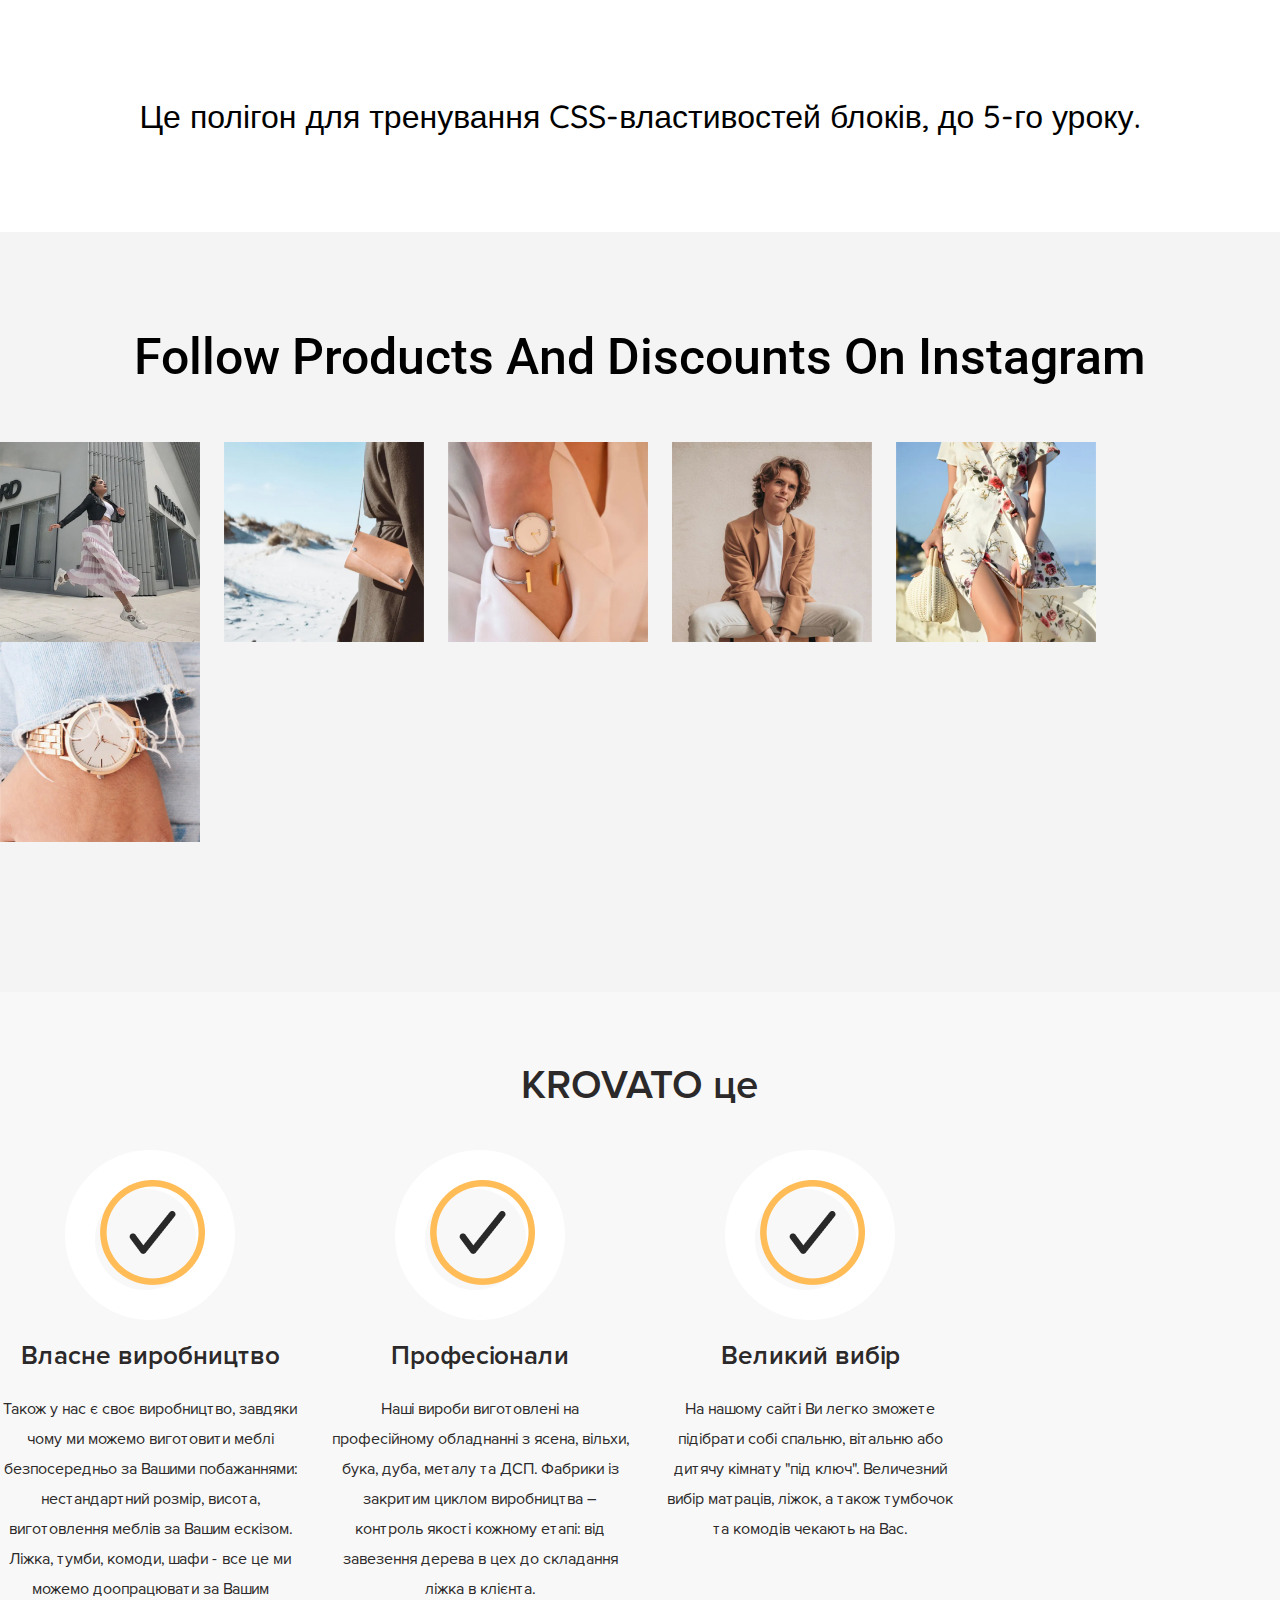
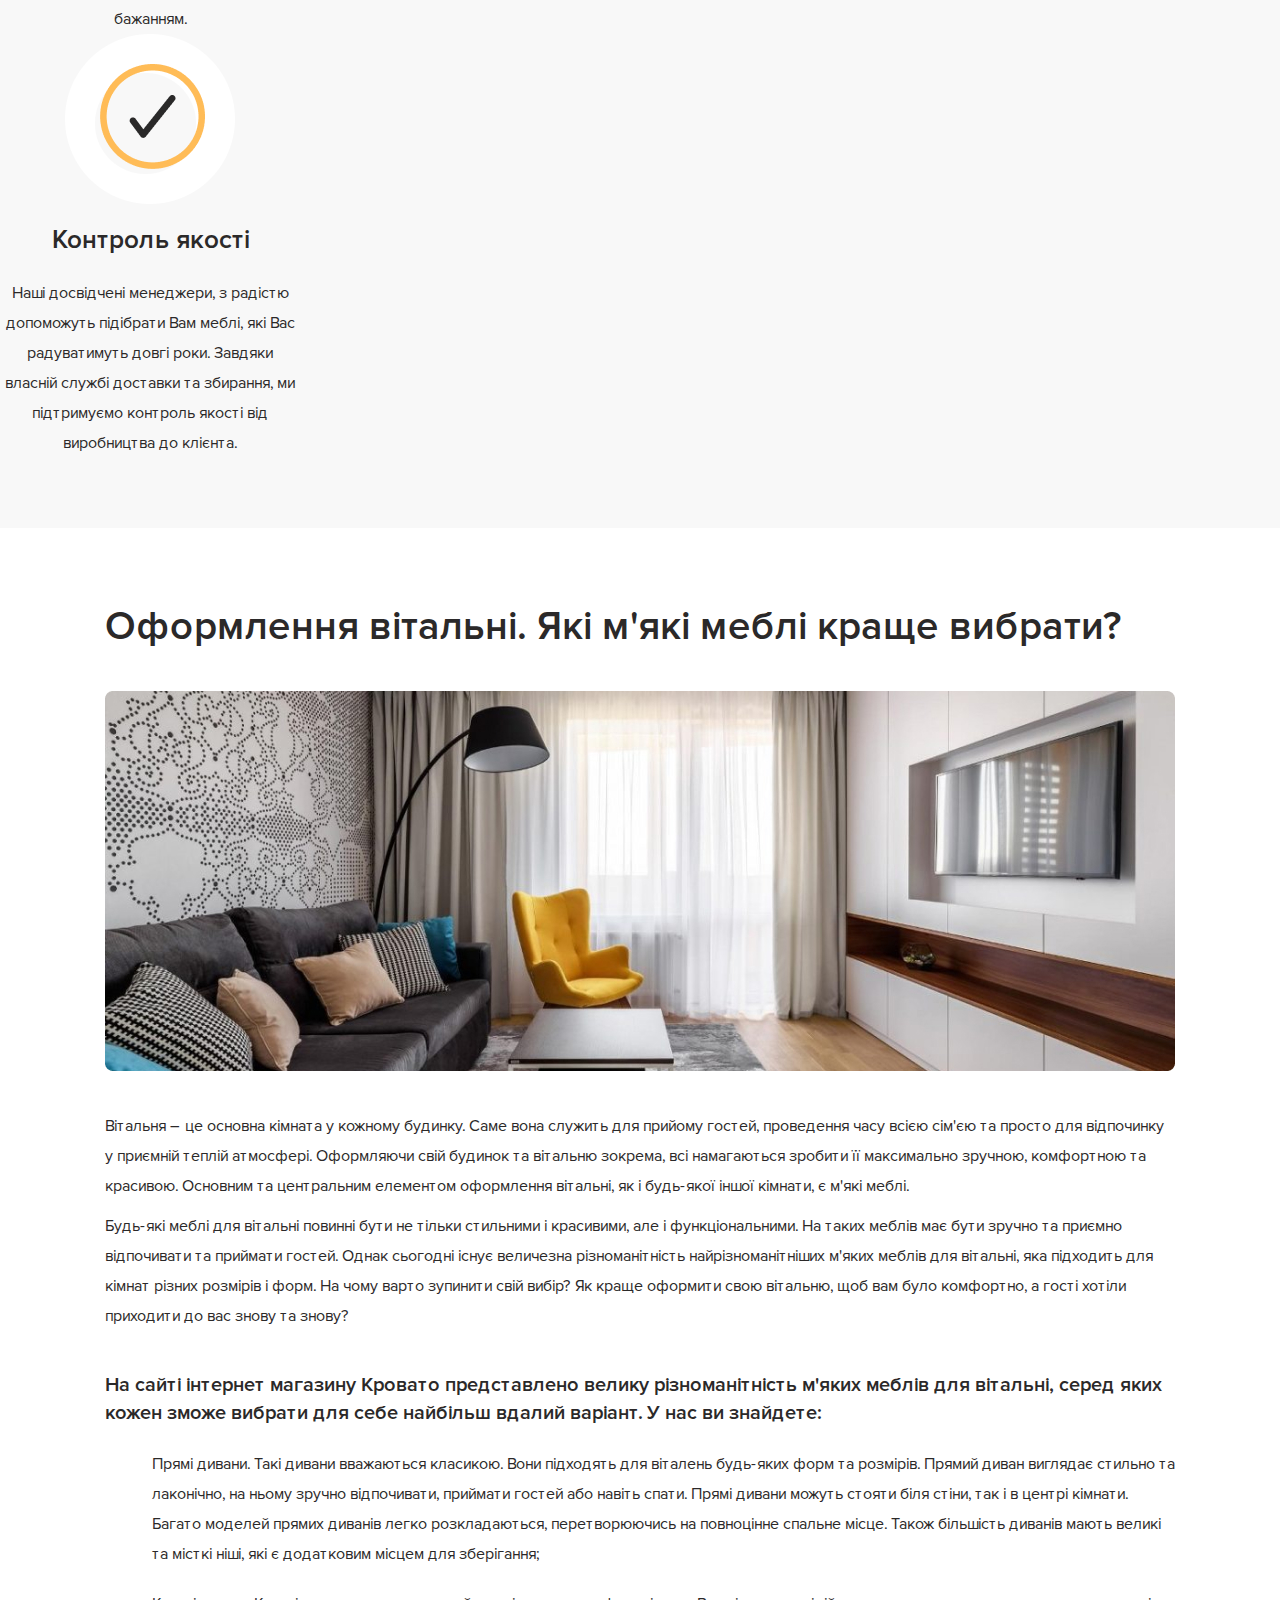
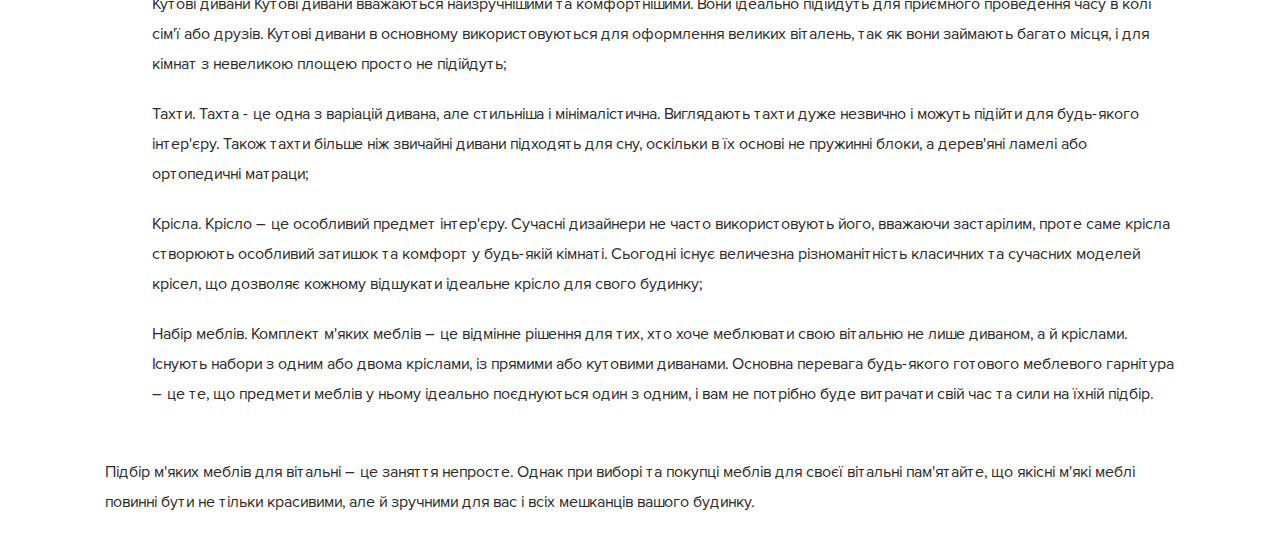
<file: lesson_5/index.html>
<!DOCTYPE html>
<html lang="uk">

<head>
    <meta charset="UTF-8">
    <meta name="viewport" content="width=device-width, initial-scale=1.0">
    <link rel="stylesheet" href="css/style.css">
    <title>Lesson 5</title>
</head>

<body>
    <h1 class="main__title">
        Це полігон для тренування CSS-властивостей блоків, до 5-го уроку.
    </h1>
    <div class="ecommerce">
        <div class="follow__products _container">
            <h2 class="follow__title">Follow products and discounts on Instagram</h2>
            <div class="follow__block_image">
                <div class="image__item item__1">
                    <a href="#">
                        <img src="img/ecommerceMinimal/card_1.jpg" alt="Фотокарточка з зображенням аксесуару">
                    </a>
                </div>
                <div class="image__item item__2">
                    <a href="#">
                        <img src="img/ecommerceMinimal/card_2.jpg" alt="Фотокарточка з зображенням аксесуару">
                    </a>
                </div>
                <div class="image__item item__3">
                    <a href="#">
                        <img src="img/ecommerceMinimal/card_3.jpg" alt="Фотокарточка з зображенням аксесуару">
                    </a>
                </div>
                <div class="image__item item__4">
                    <a href="#">
                        <img src="img/ecommerceMinimal/card_4.jpg" alt="Фотокарточка з зображенням аксесуару">
                    </a>
                </div>
                <div class="image__item item__5">
                    <a href="#">
                        <img src="img/ecommerceMinimal/card_5.jpg" alt="Фотокарточка з зображенням аксесуару">
                    </a>
                </div>
                <div class="image__item item__6">
                    <a href="#">
                        <img src="img/ecommerceMinimal/card_6.jpg" alt="Фотокарточка з зображенням аксесуару">
                    </a>
                </div>
            </div>
        </div>
    </div>

    <div class="krovato__about">
        <div class="krovato__products _container">
            <div class="krovato__title">KROVATO це</div>
            <div class="krovato__block-items">
                <div class="krovato__item krovato__item-1">
                    <div class="krovato__image">
                        <img src="img/krovato/icon_check.png" alt="Контентна іконка галочки">
                    </div>
                    <div class="krovato__item-subtitle">
                        Власне виробництво
                    </div>
                    <div class=" krovato__item-text">
                        Також у нас є своє виробництво, завдяки чому ми можемо виготовити меблі безпосередньо за Вашими побажаннями: нестандартний розмір, висота, виготовлення меблів за Вашим ескізом. Ліжка, тумби, комоди, шафи - все це ми можемо доопрацювати за Вашим бажанням.
                    </div>
                </div>
                <div class="krovato__item krovato__item-2">
                    <div class="krovato__image">
                        <img src="img/krovato/icon_check.png" alt="Контентна іконка галочки">
                    </div>
                    <div class="krovato__item-subtitle">
                        Професіонали
                    </div>
                    <div class=" krovato__item-text">
                        Наші вироби виготовлені на професійному обладнанні з ясена, вільхи, бука, дуба, металу та ДСП. Фабрики із закритим циклом виробництва – контроль якості кожному етапі: від завезення дерева в цех до складання ліжка в клієнта.
                    </div>
                </div>
                <div class="krovato__item krovato__item-3">
                    <div class="krovato__image">
                        <img src="img/krovato/icon_check.png" alt="Контентна іконка галочки">
                    </div>
                    <div class="krovato__item-subtitle">
                        Великий вибір
                    </div>
                    <div class=" krovato__item-text">
                        На нашому сайті Ви легко зможете підібрати собі спальню, вітальню або дитячу кімнату "під ключ". Величезний вибір матраців, ліжок, а також тумбочок та комодів чекають на Вас.
                    </div>
                </div>
                <div class="krovato__item krovato__item-4">
                    <div class="krovato__image">
                        <img src="img/krovato/icon_check.png" alt="Контентна іконка галочки">
                    </div>
                    <div class="krovato__item-subtitle">
                        Контроль якості
                    </div>
                    <div class=" krovato__item-text">
                        Наші досвідчені менеджери, з радістю допоможуть підібрати Вам меблі, які Вас радуватимуть довгі роки. Завдяки власній службі доставки та збирання, ми підтримуємо контроль якості від виробництва до клієнта.
                    </div>
                </div>
            </div>
        </div>
    </div>

    <div class="krovato__choose">
        <div class="krovato__choose-bed krovato_container">
            <h2 class="krovato__choose-bed_title">
                Оформлення вітальні. Які м'які меблі краще вибрати?
            </h2>
            <div class="krovato__choose-bed_image">
                <img src="img/krovato/decore_furniture_image.jpg" alt="Інтер'єр вітальні в мінімалістичному стилі та в світлих кольорах">
            </div>
                <div class="krovato__choose-bed_text">
                    <p>
                        Вітальня – це основна кімната у кожному будинку. Саме вона служить для прийому гостей, проведення часу
                        всією сім'єю та просто для відпочинку у приємній теплій атмосфері. Оформляючи свій будинок та вітальню
                        зокрема, всі намагаються зробити її максимально зручною, комфортною та красивою. Основним та центральним
                        елементом оформлення вітальні, як і будь-якої іншої кімнати, є м'які меблі.
                    </p>
                    <p>
                        Будь-які меблі для вітальні повинні бути не тільки стильними і красивими, але і функціональними. На
                        таких меблів має бути зручно та приємно відпочивати та приймати гостей. Однак сьогодні існує величезна
                        різноманітність найрізноманітніших м'яких меблів для вітальні, яка підходить для кімнат різних розмірів
                        і форм. На чому варто зупинити свій вибір? Як краще оформити свою вітальню, щоб вам було комфортно, а
                        гості хотіли приходити до вас знову та знову?
                    </p>
                </div>
            <h3 class="krovato__choose-bed_subtitle">
                На сайті інтернет магазину Кровато представлено велику різноманітність м'яких меблів для вітальні, серед
                яких кожен зможе вибрати для себе найбільш вдалий варіант. У нас ви знайдете:
            </h3>
            <ul class="krovato__choose-bed_list">
                <li>
                    Прямі дивани. Такі дивани вважаються класикою. Вони підходять для віталень будь-яких форм та
                    розмірів. Прямий диван виглядає стильно та лаконічно, на ньому зручно відпочивати, приймати гостей
                    або навіть спати. Прямі дивани можуть стояти біля стіни, так і в центрі кімнати. Багато моделей
                    прямих диванів легко розкладаються, перетворюючись на повноцінне спальне місце. Також більшість
                    диванів мають великі та місткі ніші, які є додатковим місцем для зберігання;
                </li>
                <li>
                    Кутові дивани Кутові дивани вважаються найзручнішими та комфортнішими. Вони ідеально підійдуть для
                    приємного проведення часу в колі сім'ї або друзів. Кутові дивани в основному використовуються для
                    оформлення великих віталень, так як вони займають багато місця, і для кімнат з невеликою площею
                    просто не підійдуть;
                </li>
                <li>
                    Тахти. Тахта - це одна з варіацій дивана, але стильніша і мінімалістична. Виглядають тахти дуже
                    незвично і можуть підійти для будь-якого інтер'єру. Також тахти більше ніж звичайні дивани підходять
                    для сну, оскільки в їх основі не пружинні блоки, а дерев'яні ламелі або ортопедичні матраци;
                </li>
                <li>
                    Крісла. Крісло – це особливий предмет інтер'єру. Сучасні дизайнери не часто використовують його,
                    вважаючи застарілим, проте саме крісла створюють особливий затишок та комфорт у будь-якій кімнаті.
                    Сьогодні існує величезна різноманітність класичних та сучасних моделей крісел, що дозволяє кожному
                    відшукати ідеальне крісло для свого будинку;
                </li>
                <li>
                    Набір меблів. Комплект м'яких меблів – це відмінне рішення для тих, хто хоче меблювати свою вітальню
                    не лише диваном, а й кріслами. Існують набори з одним або двома кріслами, із прямими або кутовими
                    диванами. Основна перевага будь-якого готового меблевого гарнітура – це те, що предмети меблів у
                    ньому ідеально поєднуються один з одним, і вам не потрібно буде витрачати свій час та сили на їхній
                    підбір.
                </li>
            </ul>
            <h3 class="krovato__choose-bed_subtext">
                Підбір м'яких меблів для вітальні – це заняття непросте. Однак при виборі та покупці меблів для своєї
                вітальні пам'ятайте, що якісні м'які меблі повинні бути не тільки красивими, але й зручними для вас і
                всіх мешканців вашого будинку.
            </h3>
        </div>
    </div>
</body>

</html>
</file>
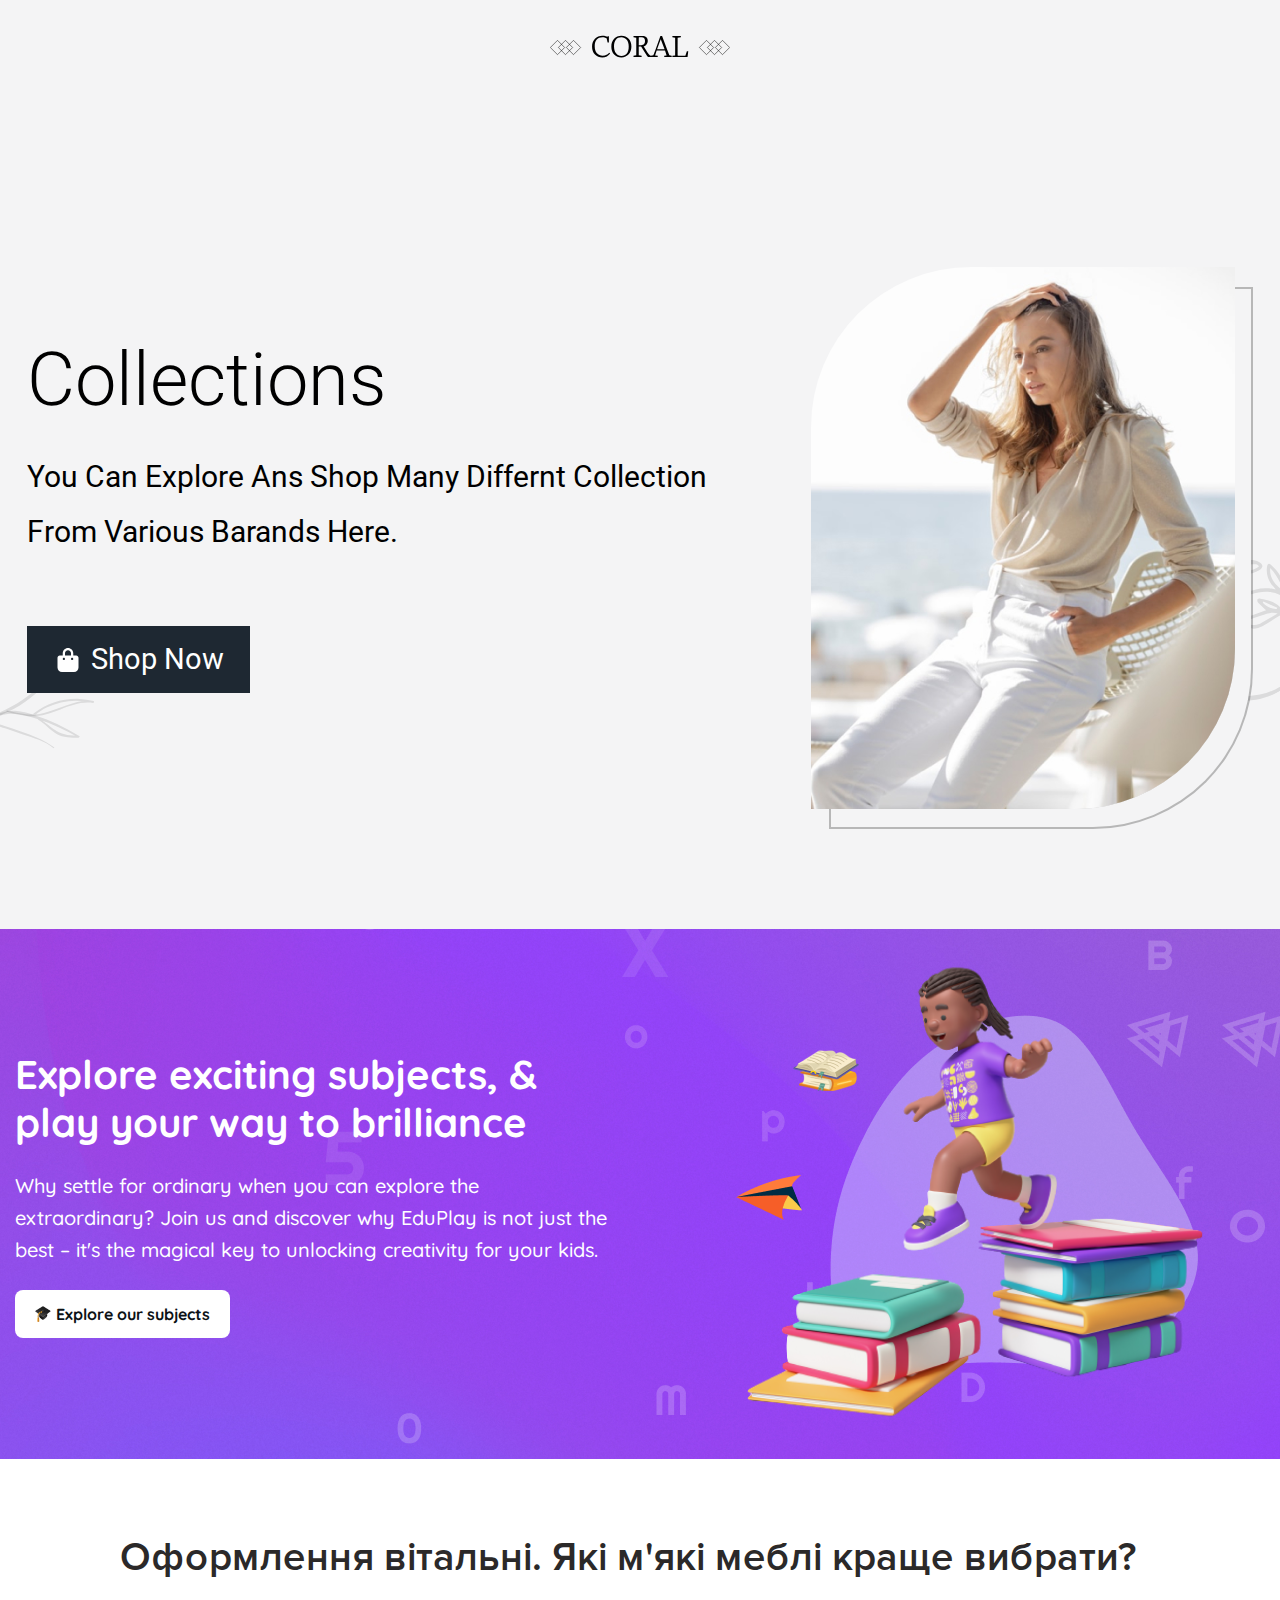
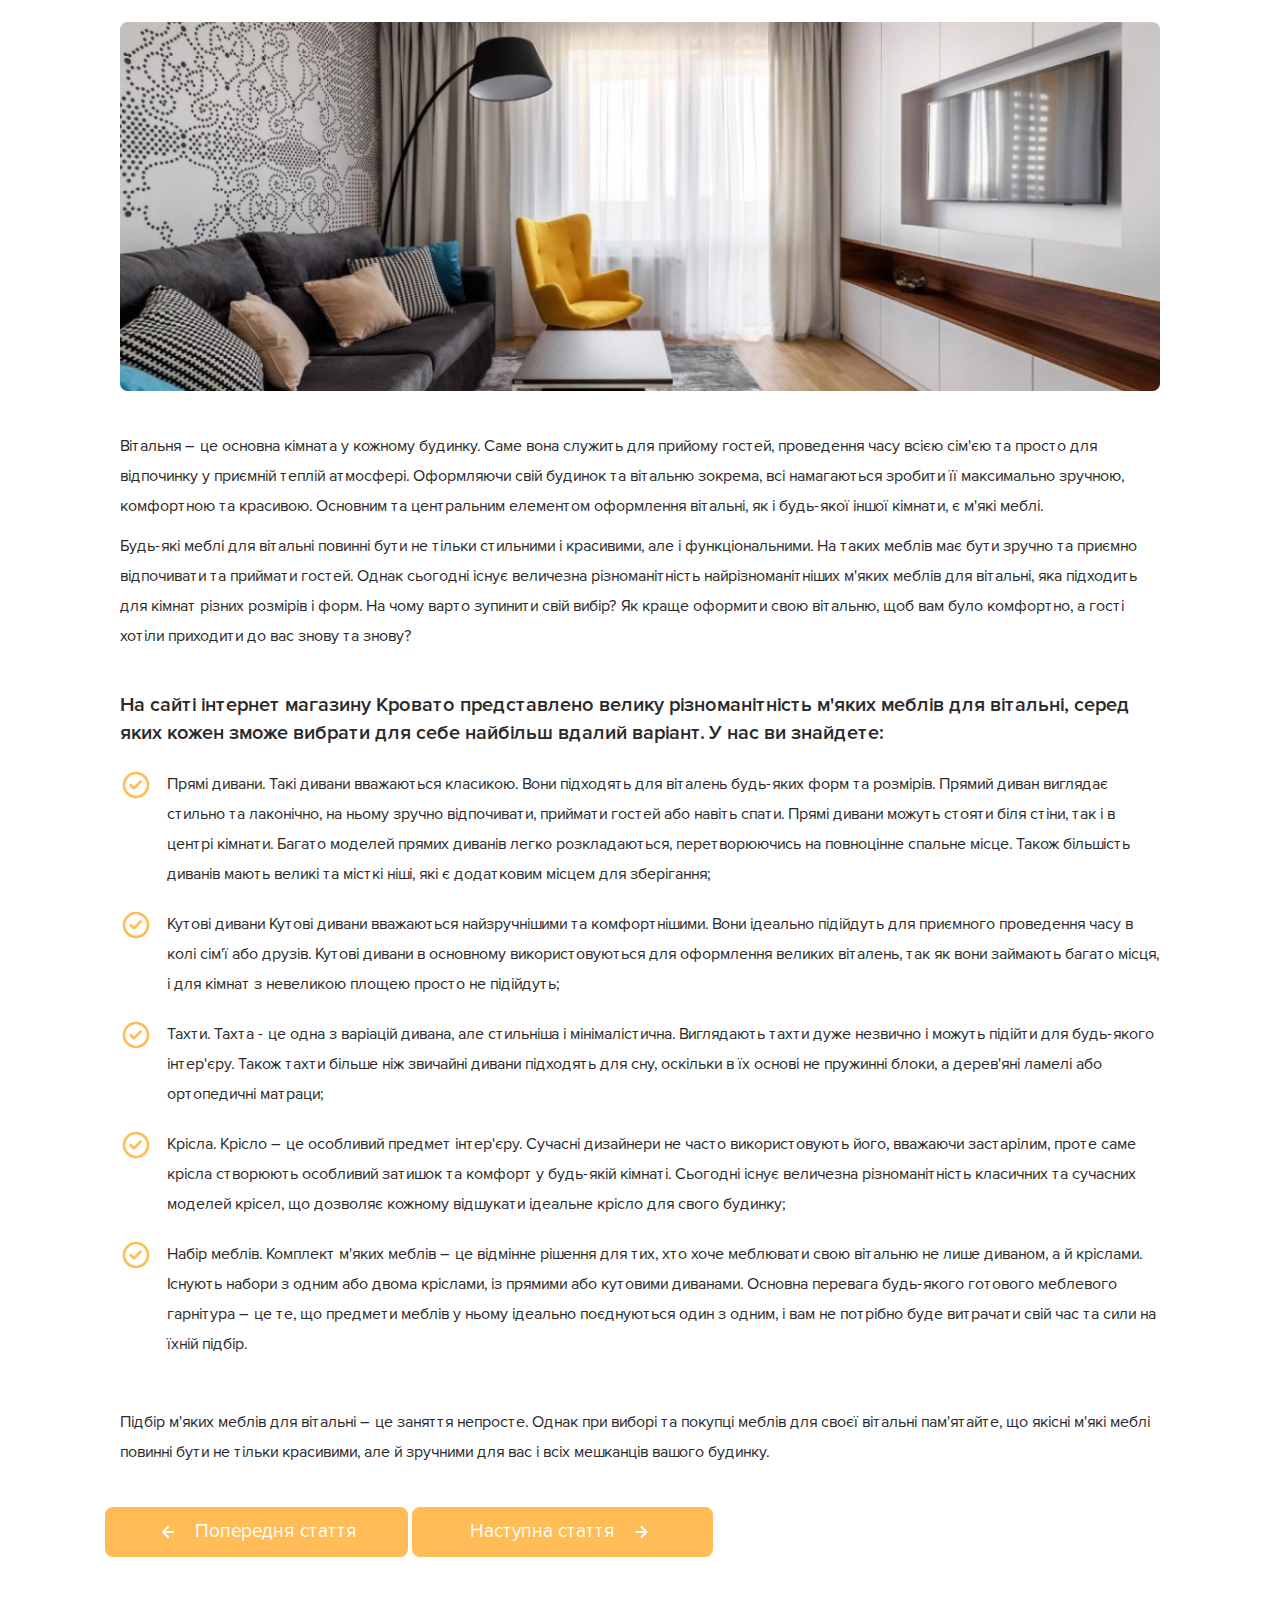
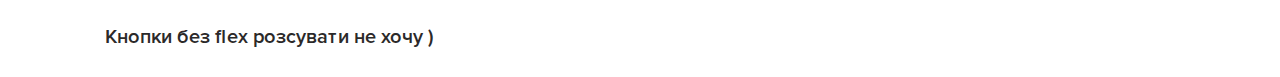
<file: lesson_6/index.html>
<!DOCTYPE html>
<html lang="zxx">

<head>
    <meta charset="UTF-8">
    <meta name="viewport" content="width=device-width, initial-scale=1.0">
    <link rel="stylesheet" href="css/style.css">
    <title>Lesson 6</title>
</head>

<body>
    <header class="header">
        <div class="coral__logo">
            <img src="img/ecommerceMinimal/logo.svg" alt="Логотип Coral">
        </div>
    </header>

    <main class="page">

        <div class="coral__main">
            <div class="coral__container">
                <div class="cocoral-main__block">
                    <div class="coral-main__title">Collections</div>
                    <div class="coral-main__text">
                        <p>
                            you can explore ans shop many differnt collection from various barands here.
                        </p>
                    </div>
                    <div class="coral-main__actions">
                        <a href="" class="coral-main__button">shop now</a>
                    </div>
                </div>
                <div class="coral-main__image">
                    <img src="img/ecommerceMinimal/ecommerce_woman.png"
                        alt="Фотографія жінки у світлому одязі на фоні пляжу">
                </div>
            </div>
        </div>

        <div class="eduplay__main">
            <div class="eduplay__container">
                <div class="eduplay__block">
                    <div class="eduplay__title">
                        Explore exciting subjects, & play your way to brilliance
                    </div>
                    <div class="eduplay__text">
                        <p>
                            Why settle for ordinary when you can explore the extraordinary? Join us and discover why
                            EduPlay is not just the best – it's the magical key to unlocking creativity for your kids.
                        </p>
                    </div>
                    <div class="eduplay__action">
                        <a href="" class="eduplay__button">Explore our subjects</a>
                    </div>
                </div>
                <div class="eduplay__image">
                    <img src="img/eduplay/kid.png" alt="">
                </div>
            </div>
        </div>

        <div class="krovato__choose">
            <div class="krovato__choose-bed krovato_container">
                <h2 class="krovato__choose-bed_title">
                    Оформлення вітальні. Які м'які меблі краще вибрати?
                </h2>
                <div class="krovato__choose-bed_image">
                    <img src="img/krovato/decore_furniture_image.jpg"
                        alt="Інтер'єр вітальні в мінімалістичному стилі та в світлих кольорах">
                </div>
                <div class="krovato__choose-bed_text">
                    <p>
                        Вітальня – це основна кімната у кожному будинку. Саме вона служить для прийому гостей,
                        проведення часу
                        всією сім'єю та просто для відпочинку у приємній теплій атмосфері. Оформляючи свій будинок та
                        вітальню
                        зокрема, всі намагаються зробити її максимально зручною, комфортною та красивою. Основним та
                        центральним
                        елементом оформлення вітальні, як і будь-якої іншої кімнати, є м'які меблі.
                    </p>
                    <p>
                        Будь-які меблі для вітальні повинні бути не тільки стильними і красивими, але і функціональними.
                        На
                        таких меблів має бути зручно та приємно відпочивати та приймати гостей. Однак сьогодні існує
                        величезна
                        різноманітність найрізноманітніших м'яких меблів для вітальні, яка підходить для кімнат різних
                        розмірів
                        і форм. На чому варто зупинити свій вибір? Як краще оформити свою вітальню, щоб вам було
                        комфортно, а
                        гості хотіли приходити до вас знову та знову?
                    </p>
                </div>
                <h3 class="krovato__choose-bed_subtitle">
                    На сайті інтернет магазину Кровато представлено велику різноманітність м'яких меблів для вітальні,
                    серед
                    яких кожен зможе вибрати для себе найбільш вдалий варіант. У нас ви знайдете:
                </h3>
                <ul class="krovato__choose-bed_list">
                    <li>
                        Прямі дивани. Такі дивани вважаються класикою. Вони підходять для віталень будь-яких форм та
                        розмірів. Прямий диван виглядає стильно та лаконічно, на ньому зручно відпочивати, приймати
                        гостей
                        або навіть спати. Прямі дивани можуть стояти біля стіни, так і в центрі кімнати. Багато моделей
                        прямих диванів легко розкладаються, перетворюючись на повноцінне спальне місце. Також більшість
                        диванів мають великі та місткі ніші, які є додатковим місцем для зберігання;
                    </li>
                    <li>
                        Кутові дивани Кутові дивани вважаються найзручнішими та комфортнішими. Вони ідеально підійдуть
                        для
                        приємного проведення часу в колі сім'ї або друзів. Кутові дивани в основному використовуються
                        для
                        оформлення великих віталень, так як вони займають багато місця, і для кімнат з невеликою площею
                        просто не підійдуть;
                    </li>
                    <li>
                        Тахти. Тахта - це одна з варіацій дивана, але стильніша і мінімалістична. Виглядають тахти дуже
                        незвично і можуть підійти для будь-якого інтер'єру. Також тахти більше ніж звичайні дивани
                        підходять
                        для сну, оскільки в їх основі не пружинні блоки, а дерев'яні ламелі або ортопедичні матраци;
                    </li>
                    <li>
                        Крісла. Крісло – це особливий предмет інтер'єру. Сучасні дизайнери не часто використовують його,
                        вважаючи застарілим, проте саме крісла створюють особливий затишок та комфорт у будь-якій
                        кімнаті.
                        Сьогодні існує величезна різноманітність класичних та сучасних моделей крісел, що дозволяє
                        кожному
                        відшукати ідеальне крісло для свого будинку;
                    </li>
                    <li>
                        Набір меблів. Комплект м'яких меблів – це відмінне рішення для тих, хто хоче меблювати свою
                        вітальню
                        не лише диваном, а й кріслами. Існують набори з одним або двома кріслами, із прямими або
                        кутовими
                        диванами. Основна перевага будь-якого готового меблевого гарнітура – це те, що предмети меблів у
                        ньому ідеально поєднуються один з одним, і вам не потрібно буде витрачати свій час та сили на
                        їхній
                        підбір.
                    </li>
                </ul>
                <h3 class="krovato__choose-bed_subtext">
                    Підбір м'яких меблів для вітальні – це заняття непросте. Однак при виборі та покупці меблів для
                    своєї
                    вітальні пам'ятайте, що якісні м'які меблі повинні бути не тільки красивими, але й зручними для вас
                    і
                    всіх мешканців вашого будинку.
                </h3>
            </div>
            <div class="krovato_container">
                <div class="krovato__choose-bed_action">
                    <a href="" class="krovato__choose-bed_button button_1">Попередня стаття</a>
                </div>
                <div class="krovato__choose-bed_action">
                    <a href="" class="krovato__choose-bed_button button_2">Наступна стаття</a>
                </div>
            </div>
        </div>

    </main>

    <footer class="footer">
        <div class="footer__container">
            Кнопки без flex розсувати не хочу )
        </div>
    </footer>

</body>

</html>
</file>
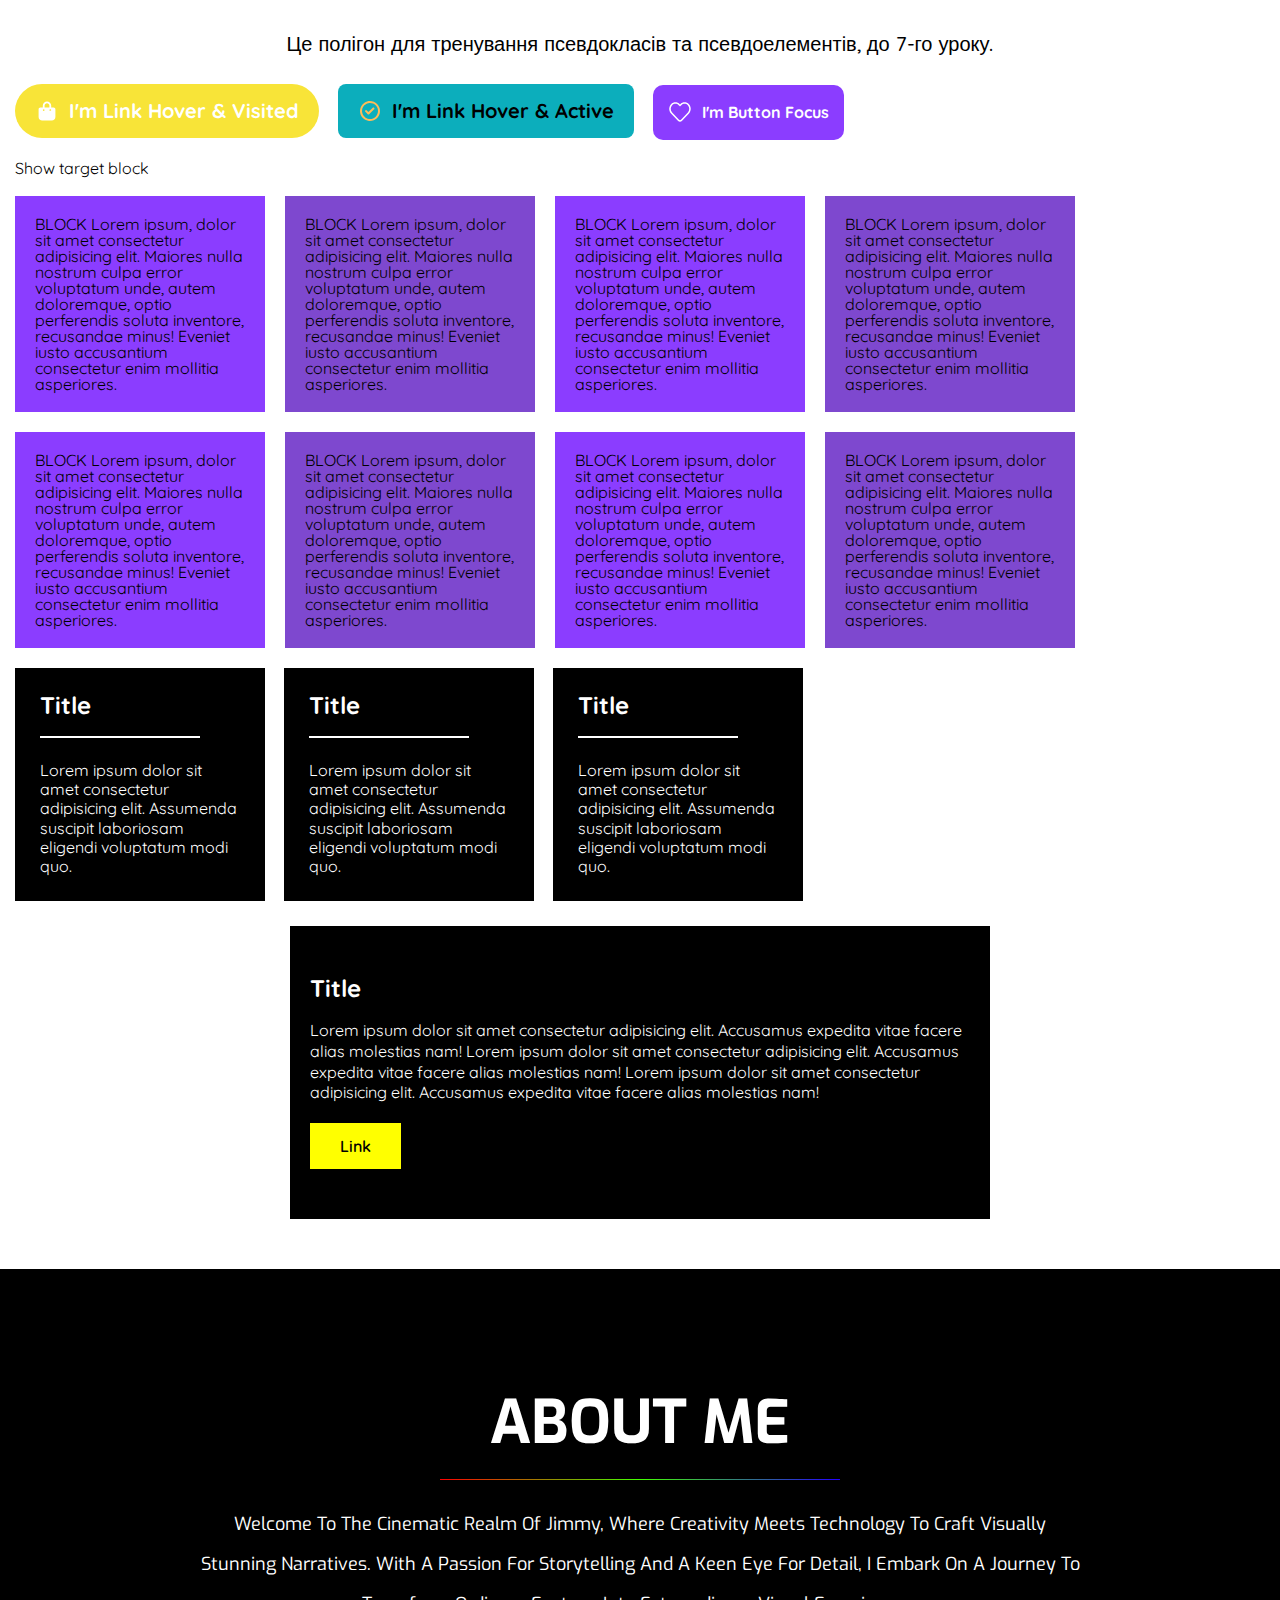
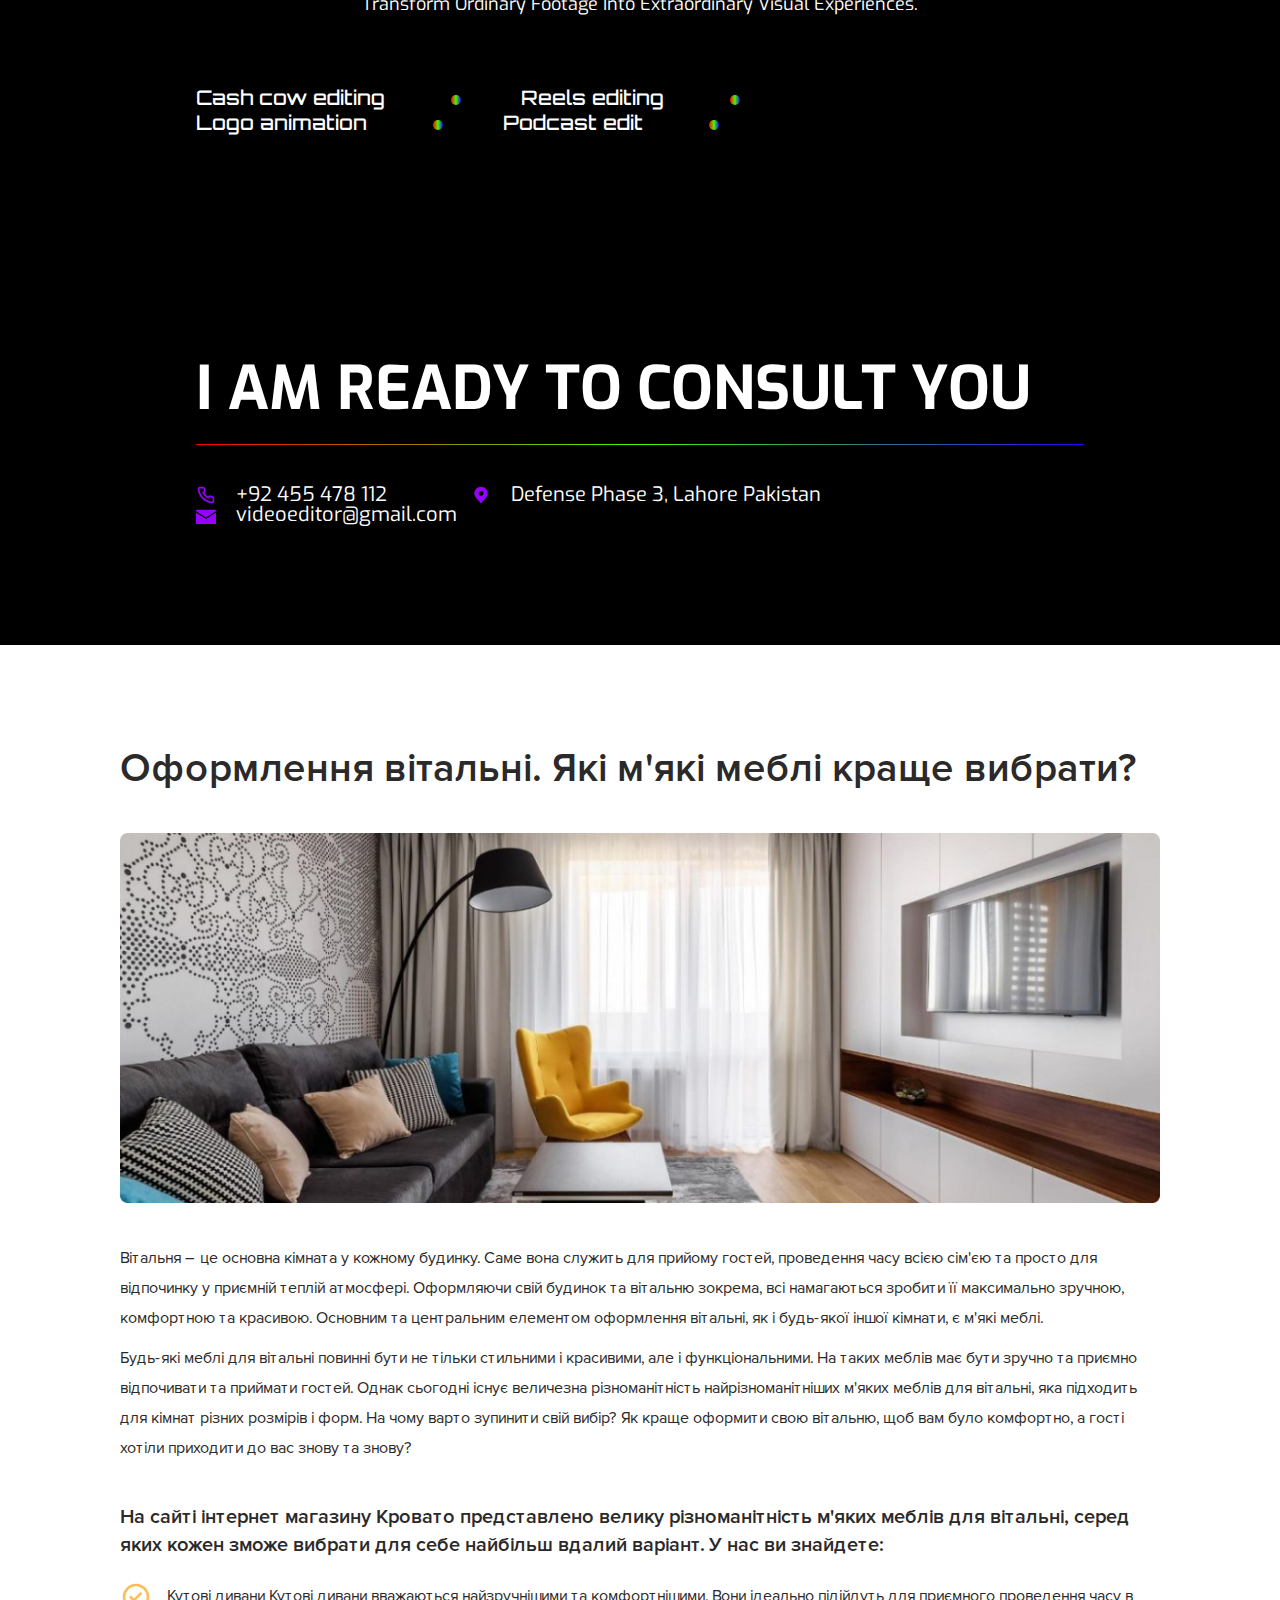
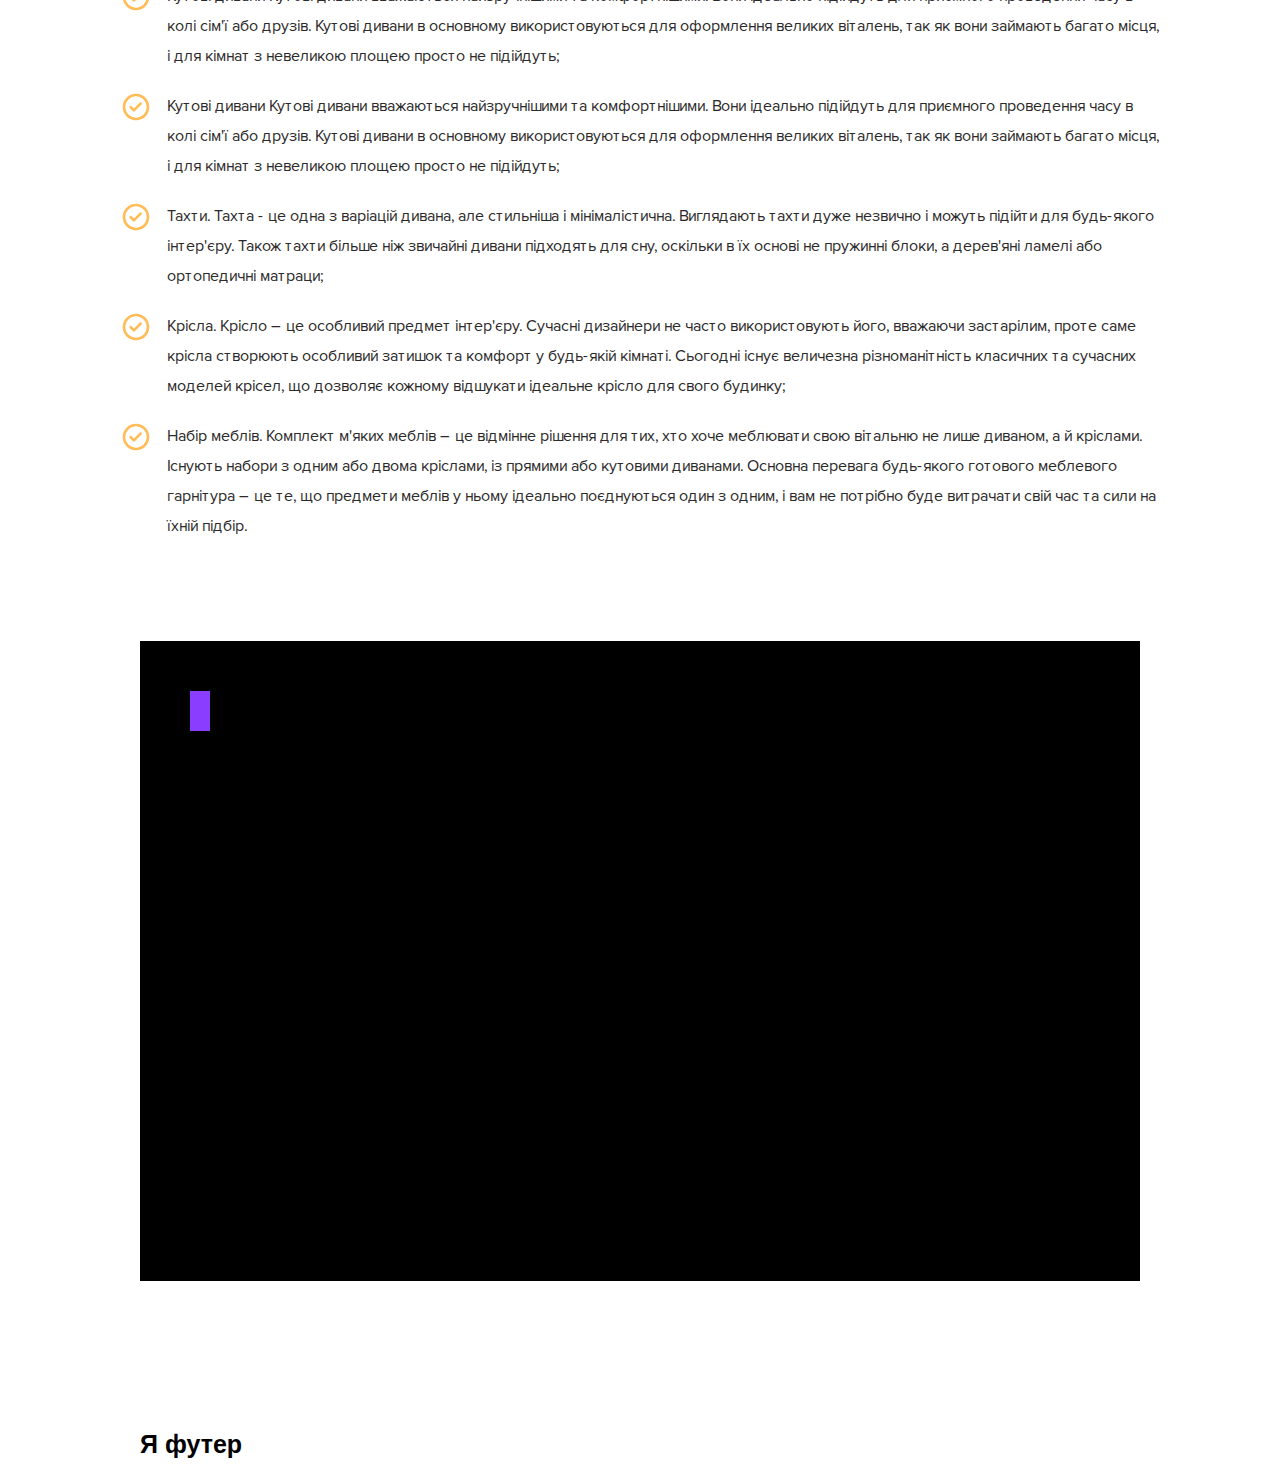
<file: lesson_7/index.html>
<!DOCTYPE html>
<html lang="zxx">

<head>
	<meta charset="UTF-8">
	<meta name="viewport" content="width=device-width, initial-scale=1.0">
	<link rel="stylesheet" href="css/style.css">
	<title>Lesson 7</title>
</head>

<body>
	<header class="header">
		<h1 class="header__title header__container">
			Це полігон для тренування псевдокласів та псевдоелементів, до 7-го уроку.
		</h1>
	</header>

	<main class="page">
		<div class="poligon__container poligon">
			<div class="wrapper__link">
				<a href="#" class="poligon__link link-1">
					<span>I'm Link Hover & Visited</span>
				</a>
				<a href="#" class="poligon__link link-2">
					<span>I'm Link Hover & Active</span>
				</a>
				<a href="#" class="poligon__link link-3">
					<span>I'm Button Focus</span>
				</a>
			</div>
			<a href="#block" class="link__show">Show target block</a>
			<div class="poligon__block_container">
				<div id="block" class="poligon__block block-1">
					<span>BLOCK</span>
					Lorem ipsum, dolor sit amet consectetur adipisicing elit. Maiores nulla nostrum culpa error
					voluptatum unde, autem doloremque, optio perferendis soluta inventore, recusandae minus! Eveniet
					iusto accusantium consectetur enim mollitia asperiores.
				</div>
				<div class="poligon__block">
					<span>BLOCK</span>
					Lorem ipsum, dolor sit amet consectetur adipisicing elit. Maiores nulla nostrum culpa error
					voluptatum unde, autem doloremque, optio perferendis soluta inventore, recusandae minus! Eveniet
					iusto accusantium consectetur enim mollitia asperiores.
				</div>
				<div class="poligon__block">
					<span>BLOCK</span>
					Lorem ipsum, dolor sit amet consectetur adipisicing elit. Maiores nulla nostrum culpa error
					voluptatum unde, autem doloremque, optio perferendis soluta inventore, recusandae minus! Eveniet
					iusto accusantium consectetur enim mollitia asperiores.
				</div>
				<div class="poligon__block">
					<span>BLOCK</span>
					Lorem ipsum, dolor sit amet consectetur adipisicing elit. Maiores nulla nostrum culpa error
					voluptatum unde, autem doloremque, optio perferendis soluta inventore, recusandae minus! Eveniet
					iusto accusantium consectetur enim mollitia asperiores.
				</div>
				<div class="poligon__block">
					<span>BLOCK</span>
					Lorem ipsum, dolor sit amet consectetur adipisicing elit. Maiores nulla nostrum culpa error
					voluptatum unde, autem doloremque, optio perferendis soluta inventore, recusandae minus! Eveniet
					iusto accusantium consectetur enim mollitia asperiores.
				</div>
				<div class="poligon__block">
					<span>BLOCK</span>
					Lorem ipsum, dolor sit amet consectetur adipisicing elit. Maiores nulla nostrum culpa error
					voluptatum unde, autem doloremque, optio perferendis soluta inventore, recusandae minus! Eveniet
					iusto accusantium consectetur enim mollitia asperiores.
				</div>
				<div class="poligon__block">
					<span>BLOCK</span>
					Lorem ipsum, dolor sit amet consectetur adipisicing elit. Maiores nulla nostrum culpa error
					voluptatum unde, autem doloremque, optio perferendis soluta inventore, recusandae minus! Eveniet
					iusto accusantium consectetur enim mollitia asperiores.
				</div>
				<div class="poligon__block">
					<span>BLOCK</span>
					Lorem ipsum, dolor sit amet consectetur adipisicing elit. Maiores nulla nostrum culpa error
					voluptatum unde, autem doloremque, optio perferendis soluta inventore, recusandae minus! Eveniet
					iusto accusantium consectetur enim mollitia asperiores.
				</div>
				<div class="poligon__block">
					<span>BLOCK</span>
					Lorem ipsum, dolor sit amet consectetur adipisicing elit. Maiores nulla nostrum culpa error
					voluptatum unde, autem doloremque, optio perferendis soluta inventore, recusandae minus! Eveniet
					iusto accusantium consectetur enim mollitia asperiores.
				</div>
			</div>
			<div class="block__test_elem">
				<div class="block__test_elem-title">
					Title
				</div>
				<div class="block__test_elem-text">
					Lorem ipsum dolor sit amet consectetur adipisicing elit. Assumenda suscipit laboriosam eligendi
					voluptatum modi quo.
				</div>
			</div>
			<div class="block__test_elem">
				<div class="block__test_elem-title">
					Title
				</div>
				<div class="block__test_elem-text">
					Lorem ipsum dolor sit amet consectetur adipisicing elit. Assumenda suscipit laboriosam eligendi
					voluptatum modi quo.
				</div>
			</div>
			<div class="block__test_elem">
				<div class="block__test_elem-title">
					Title
				</div>
				<div class="block__test_elem-text">
					Lorem ipsum dolor sit amet consectetur adipisicing elit. Assumenda suscipit laboriosam eligendi
					voluptatum modi quo.
				</div>
			</div>

			<div class="last_child_test">
				<div class="test_title">Title</div>
				<div class="test_text">
					Lorem ipsum dolor sit amet consectetur adipisicing elit. Accusamus expedita vitae facere alias molestias nam!
					Lorem ipsum dolor sit amet consectetur adipisicing elit. Accusamus expedita vitae facere alias molestias nam!
					Lorem ipsum dolor sit amet consectetur adipisicing elit. Accusamus expedita vitae facere alias molestias nam!
				</div>
				<a href="#!" class="test_link">Link</a>
			</div>

			<div class="test_block_img">
				<div class="test__block_block"></div>
				<div class="image_test"></div>
			</div>

		</div>

		<div class="about">
			<div class="about__container">
				<h1 class="about__title">
					About me
				</h1>
				<div class="about__text">
					Welcome to the cinematic realm of Jimmy, where creativity meets technology to craft visually
					stunning narratives. With a passion for storytelling and a keen eye for detail, I embark on a
					journey to transform ordinary footage into extraordinary visual experiences.
				</div>
				<div class="about__list">
					<div class="about__list_elem elem-1">
						<a href="#">Cash cow editing</a>
					</div>
					<div class="about__list_elem elem-2">
						<a href="#">Reels editing</a>
					</div>
					<div class="about__list_elem elem-3">
						<a href="#">Logo animation</a>
					</div>
					<div class="about__list_elem elem-4">
						<a href="#">Podcast edit</a>
					</div>
				</div>
			</div>
		</div>

		<div class="consult">
			<div class="consult__container">
				<div class="consult__title">
					I am ready to consult you
				</div>
				<div class="consult__list">
					<div class="consult__list_elem item-1">
						<a href="tel:+92455478112">
							+92 455 478 112
						</a>
					</div>
					<div class="consult__list_elem item-2">
						<a href="https://maps.app.goo.gl/uNXHcfUVE3FxtFsj8" target="_blank">
							defense phase 3, lahore pakistan
						</a>
					</div>
					<div class="consult__list_elem item-3">
						<a href="mailto:videoeditor@gmail.com">
							videoeditor@gmail.com
						</a>
					</div>
				</div>
			</div>
		</div>

		<div class="krovato">
			<div class="krovato__container">
				<div class="krovato__title">
					Оформлення вітальні. Які м'які меблі краще вибрати?
				</div>
				<div class="krovato__image">
					<img src="img/krovato/decore_furniture_image.jpg"
						alt="Інтер'єр вітальні в мінімалістичному стилі та в світлих кольорах">
				</div>
				<div class="krovato__text">
					<p>
						Вітальня – це основна кімната у кожному будинку. Саме вона служить для
						прийому гостей, проведення часу всією сім'єю та просто для відпочинку у приємній теплій атмосфері.
						Оформляючи свій будинок та вітальню зокрема, всі намагаються зробити її максимально зручною,
						комфортною та красивою. Основним та центральним елементом оформлення вітальні, як і будь-якої іншої
						кімнати, є м'які меблі.
					</p>
					<p>
						Будь-які меблі для вітальні повинні бути не тільки стильними і красивими, але і функціональними. На
						таких меблів має бути зручно та приємно відпочивати та приймати гостей. Однак сьогодні існує
						величезна різноманітність найрізноманітніших м'яких меблів для вітальні, яка підходить для кімнат
						різних розмірів і форм. На чому варто зупинити свій вибір? Як краще оформити свою вітальню, щоб вам
						було комфортно, а гості хотіли приходити до вас знову та знову?
					</p>
				</div>
				<div class="krovato__subtitle">
					На сайті інтернет магазину Кровато представлено велику різноманітність м'яких меблів для вітальні, серед яких кожен зможе вибрати для себе найбільш вдалий варіант. У нас ви знайдете:
				</div>
				<div class="krovato__list_content">
					<ul class="krovato__list">
						<li class="krovato__list_item">
							Кутові дивани Кутові дивани вважаються найзручнішими та комфортнішими. Вони ідеально підійдуть для приємного проведення часу в колі сім'ї або друзів. Кутові дивани в основному використовуються для оформлення великих віталень, так як вони займають багато місця, і для кімнат з невеликою площею просто не підійдуть;
						</li>
						<li class="krovato__list_item">
							Кутові дивани Кутові дивани вважаються найзручнішими та комфортнішими. Вони ідеально підійдуть для приємного проведення часу в колі сім'ї або друзів. Кутові дивани в основному використовуються для оформлення великих віталень, так як вони займають багато місця, і для кімнат з невеликою площею просто не підійдуть;
						</li>
						<li class="krovato__list_item">
							Тахти. Тахта - це одна з варіацій дивана, але стильніша і мінімалістична. Виглядають тахти дуже незвично і можуть підійти для будь-якого інтер'єру. Також тахти більше ніж звичайні дивани підходять для сну, оскільки в їх основі не пружинні блоки, а дерев'яні ламелі або ортопедичні матраци;
						</li>
						<li class="krovato__list_item">
							Крісла. Крісло – це особливий предмет інтер'єру. Сучасні дизайнери не часто використовують його, вважаючи застарілим, проте саме крісла створюють особливий затишок та комфорт у будь-якій кімнаті. Сьогодні існує величезна різноманітність класичних та сучасних моделей крісел, що дозволяє кожному відшукати ідеальне крісло для свого будинку;
						</li>
						<li class="krovato__list_item">
							Набір меблів. Комплект м'яких меблів – це відмінне рішення для тих, хто хоче меблювати свою вітальню не лише диваном, а й кріслами. Існують набори з одним або двома кріслами, із прямими або кутовими диванами. Основна перевага будь-якого готового меблевого гарнітура – це те, що предмети меблів у ньому ідеально поєднуються один з одним, і вам не потрібно буде витрачати свій час та сили на їхній підбір.
						</li>
					</ul>
				</div>
			</div>
		</div>


		<div class="game">
			<div class="game_area-1 game_area"></div>
			<div class="game_area-2 game_area"></div>
			<div class="game_area-3 game_area"></div>
			<div class="game_area-4 game_area"></div>
			<div class="game_area-5 game_area"></div>
			<div class="game_area-6 game_area"></div>
			<div class="game_area-7 game_area"></div>
			<div class="game_area-8 game_area"></div>
			<div class="game_area-9 game_area"></div>
			<div class="game_area-10 game_area"></div>
			<div class="game_area-11 game_area"></div>
			<div class="game_area-12 game_area"></div>
			<div class="game_image"></div>
		</div>
	</main>

	<footer class="footer">
		Я футер
	</footer>
</body>

</html>
</file>
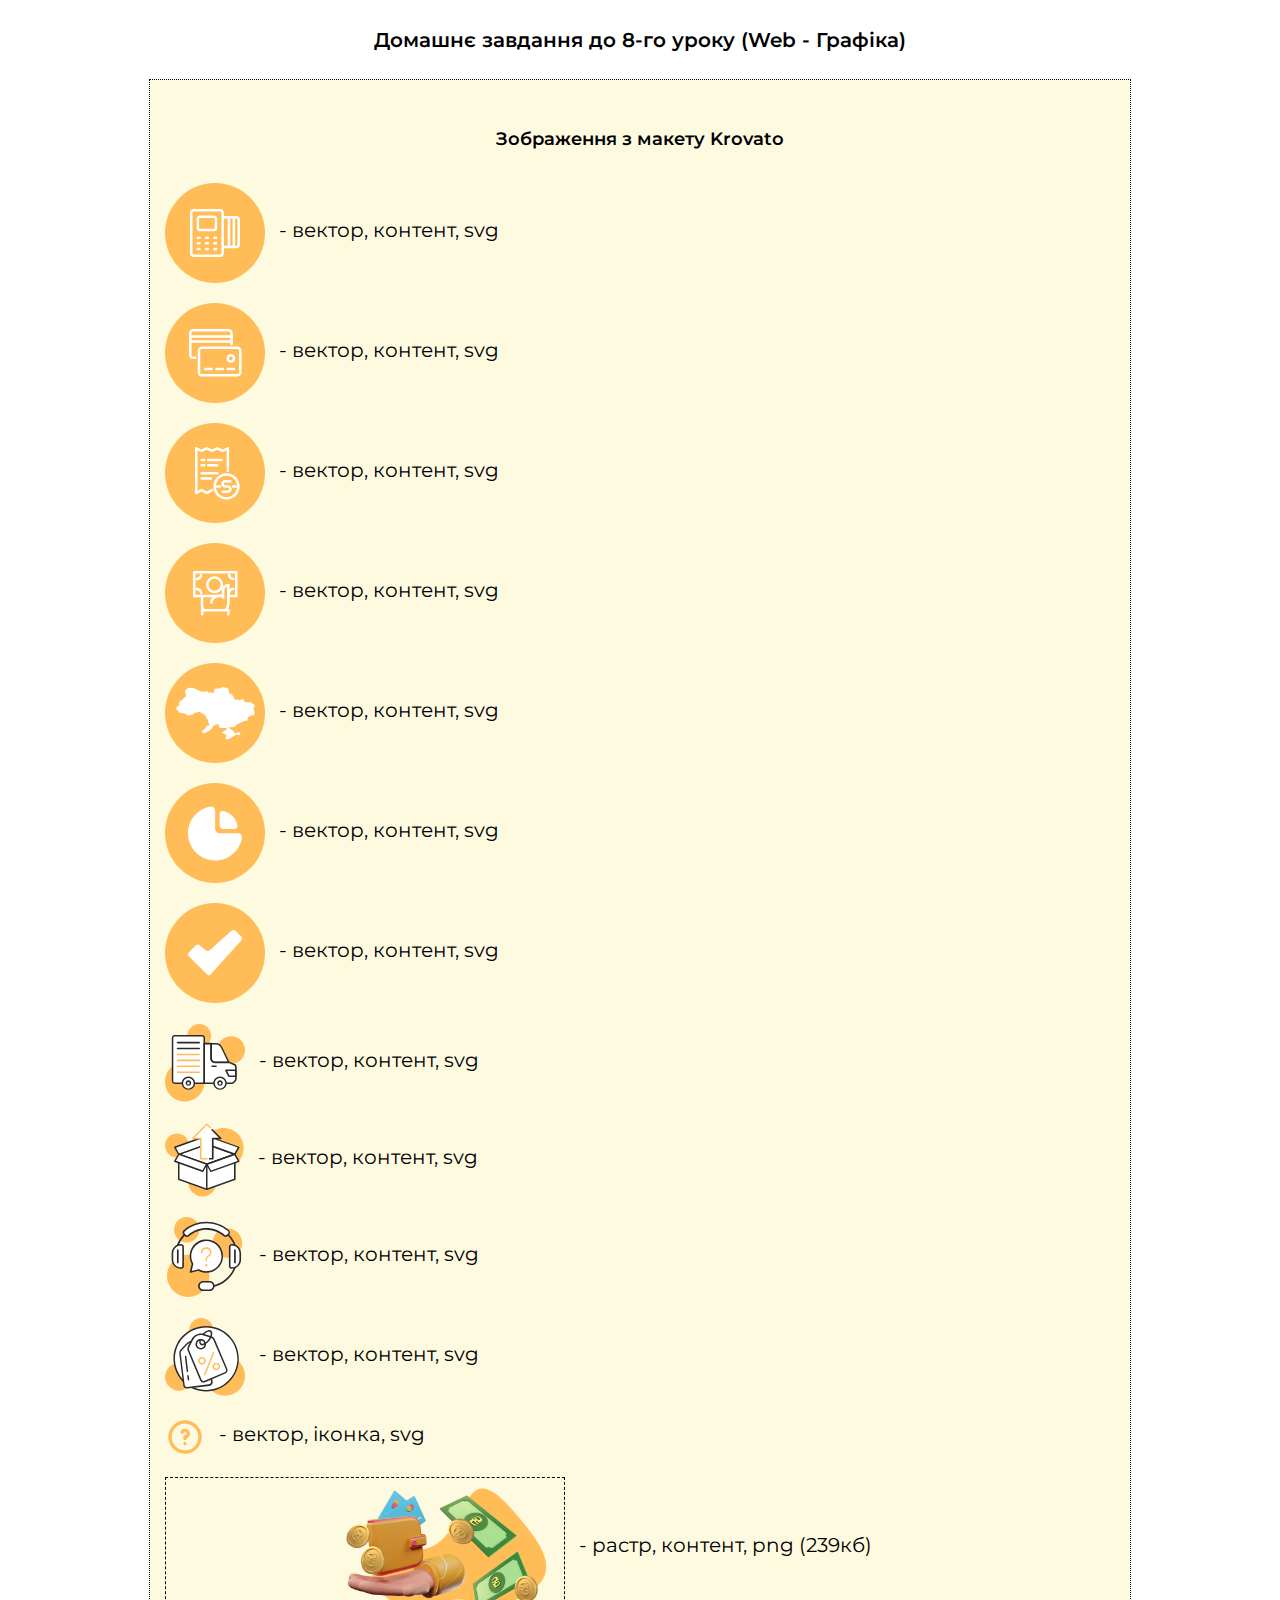
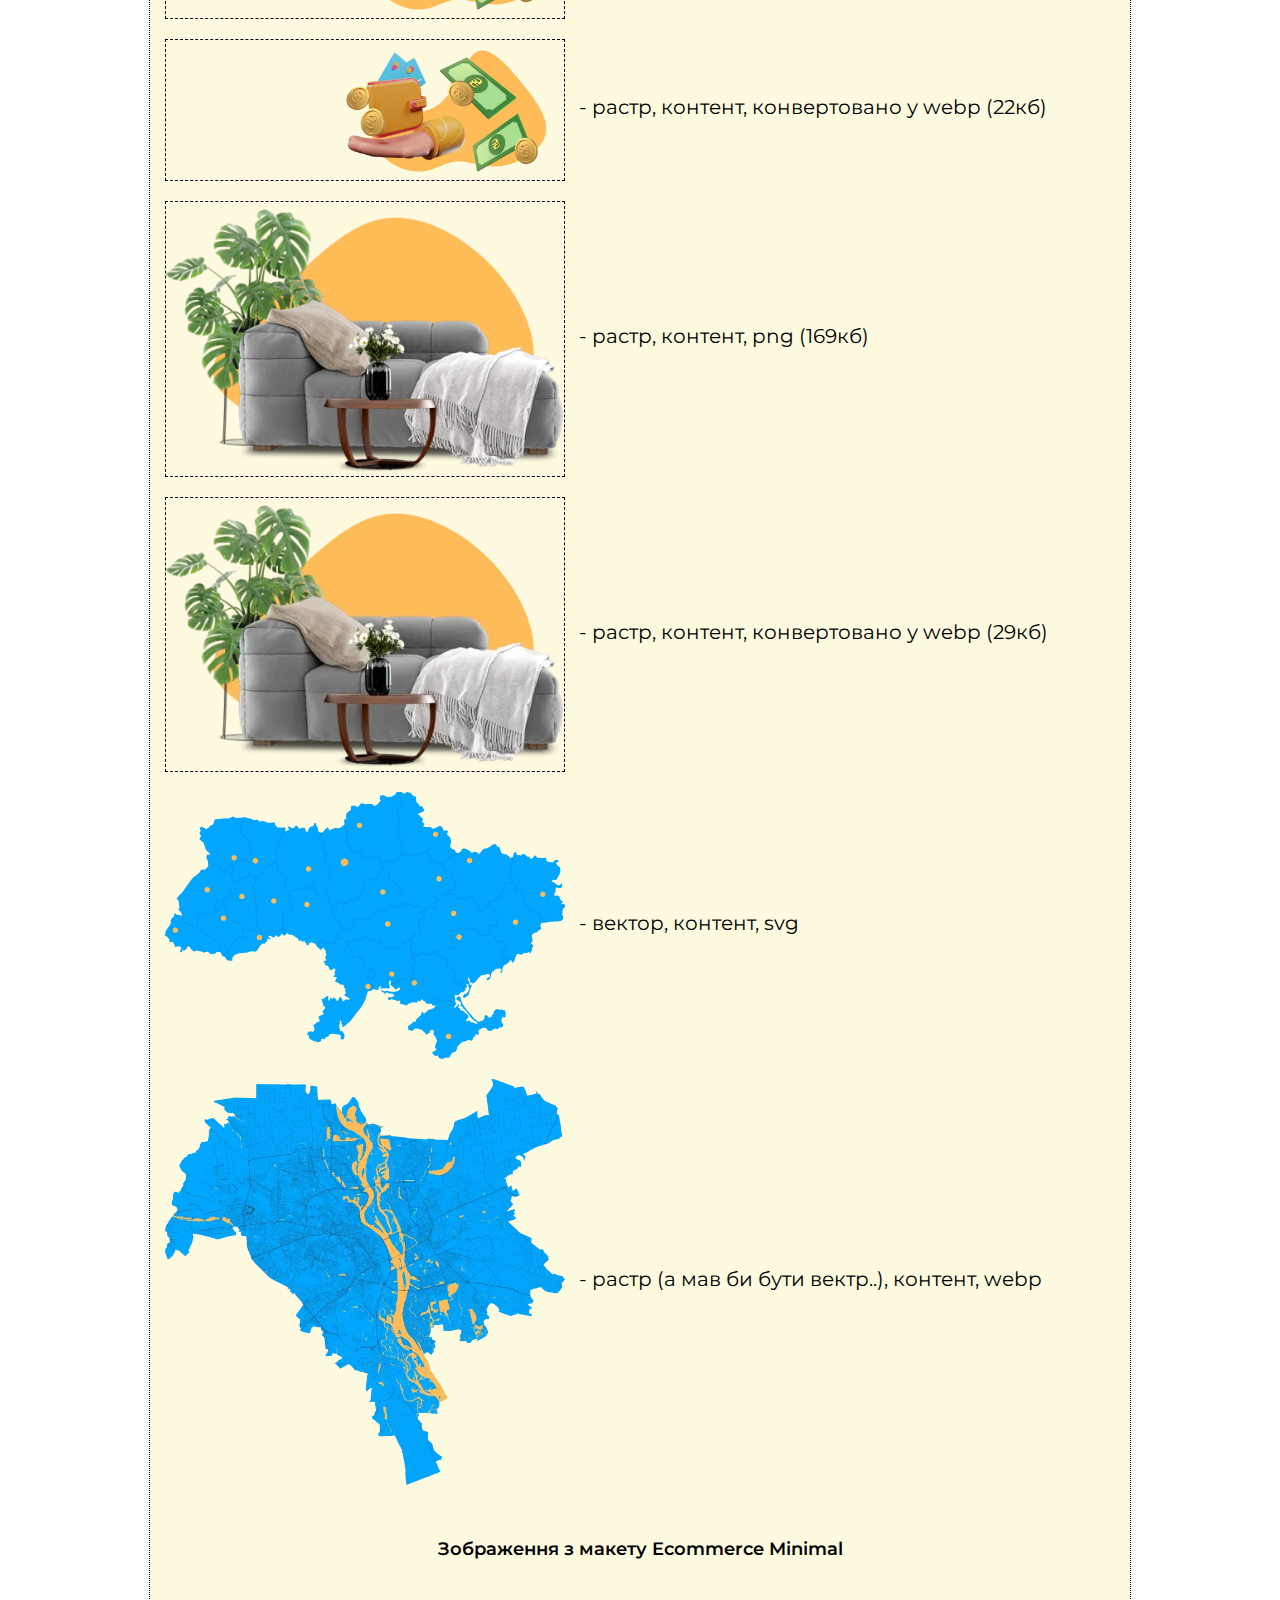
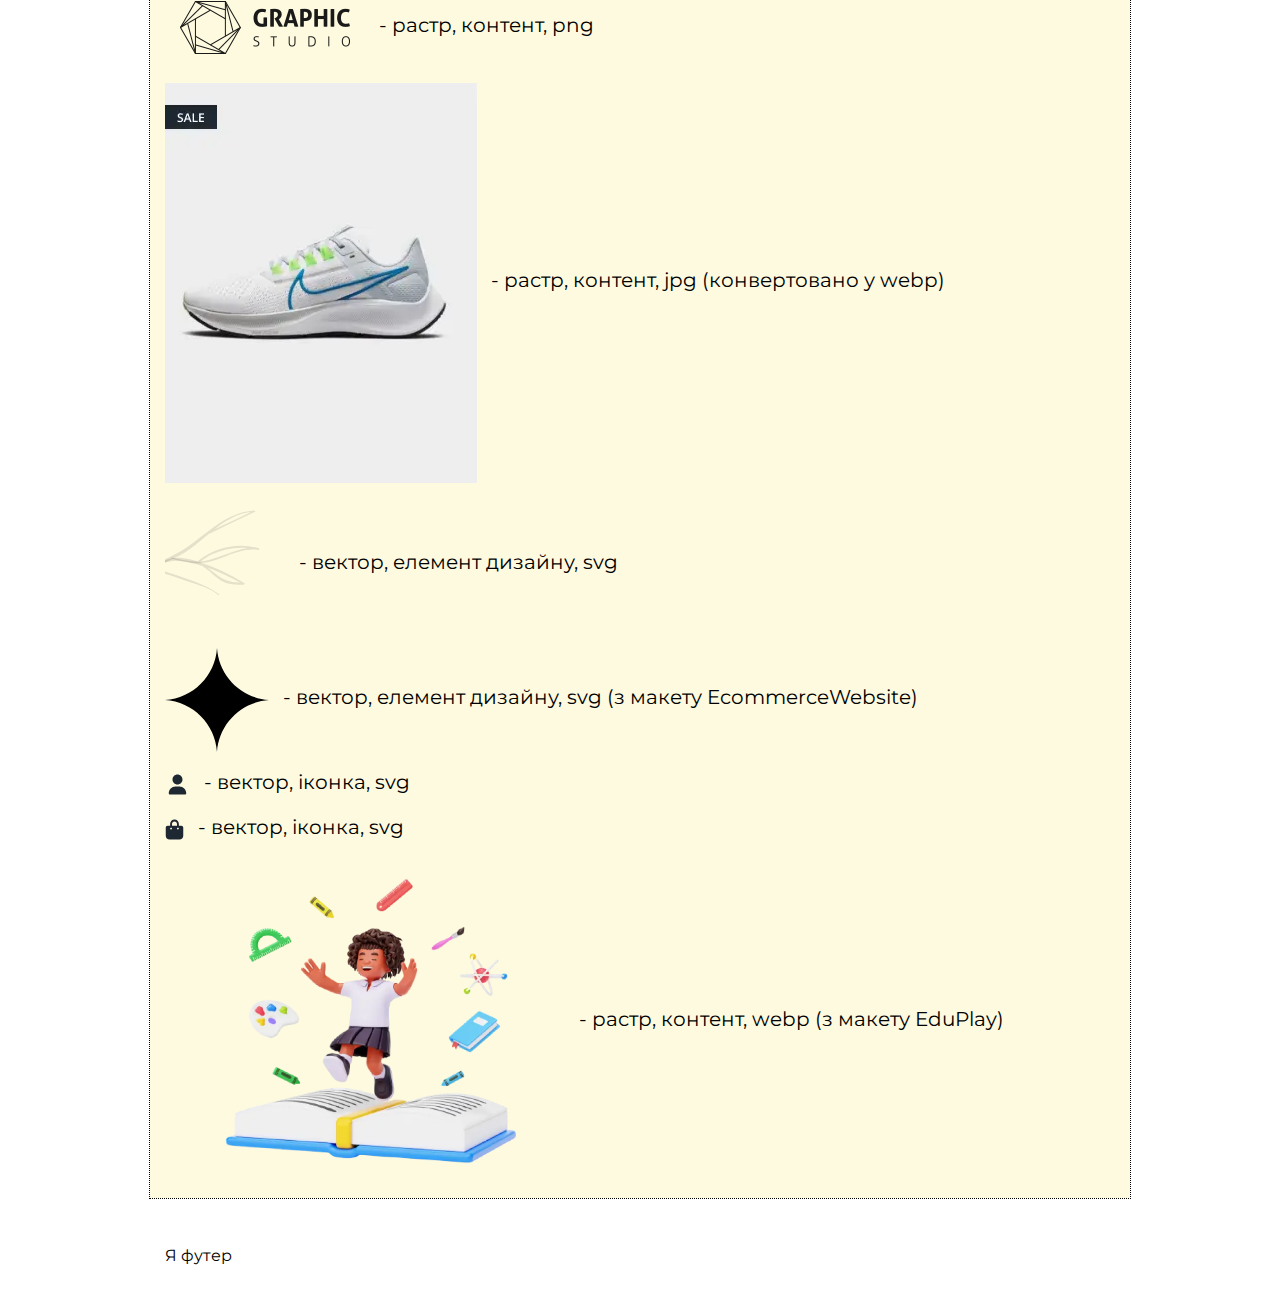
<file: lesson_8/index.html>
<!DOCTYPE html>
<html lang="zxx">

<head>
	<meta charset="UTF-8">
	<meta name="viewport" content="width=device-width, initial-scale=1.0">
	<link type="Image/x-icon" href="img/favicon.ico" rel="icon">
	<link rel="stylesheet" href="css/style.css">
	<title>Lesson 8</title>
</head>

<body>
	<header class="header header__container">
		<h1>Домашнє завдання до 8-го уроку (Web - Графіка)</h1>
	</header>
	<main class="page">
		<div class="frame frame__container">

			<!-- Секція Krovato -->

			<h2 class="subtitle">Зображення з макету Krovato</h2>

			<div class="block">
				<img src="img/krovato/terminal.svg" alt="image">
				<p class="text">- вектор, контент, svg</p>
			</div>
			<div class="block">
				<img src="img/krovato/card.svg" alt="image">
				<p class="text">- вектор, контент, svg</p>
			</div>
			<div class="block">
				<img src="img/krovato/non-cash.svg" alt="image">
				<p class="text">- вектор, контент, svg</p>
			</div>
			<div class="block">
				<img src="img/krovato/postpay.svg" alt="image">
				<p class="text">- вектор, контент, svg</p>
			</div>
			<div class="block">
				<img src="img/krovato/ukraine.svg" alt="image">
				<p class="text">- вектор, контент, svg</p>
			</div>
			<div class="block">
				<img src="img/krovato/credit.svg" alt="image">
				<p class="text">- вектор, контент, svg</p>
			</div>
			<div class="block">
				<img src="img/krovato/prepay.svg" alt="image">
				<p class="text">- вектор, контент, svg</p>
			</div>
			<div class="block">
				<img src="img/krovato/free-delivery.svg" alt="image">
				<p class="text">- вектор, контент, svg</p>
			</div>
			<div class="block">
				<img src="img/krovato/free-set.svg" alt="image">
				<p class="text">- вектор, контент, svg</p>
			</div>
			<div class="block">
				<img src="img/krovato/post-servise.svg" alt="image">
				<p class="text">- вектор, контент, svg</p>
			</div>
			<div class="block">
				<img src="img/krovato/sale.svg" alt="image">
				<p class="text">- вектор, контент, svg</p>
			</div>

			<div class="block">
				<img src="img/krovato/question.svg" alt="image">
				<p class="text">- вектор, іконка, svg</p>
			</div>

			<div class="block block-png">
				<img src="img/krovato/payment.png" alt="image">
				<p class="text">- растр, контент, png (239кб)</p>
			</div>
			<div class="block block-png">
				<img src="img/krovato/payment.webp" alt="image">
				<p class="text">- растр, контент, конвертовано у webp (22кб)</p>
			</div>

			<div class="block block-png">
				<img src="img/krovato/furniture.png" alt="image">
				<p class="text">- растр, контент, png (169кб)</p>
			</div>
			<div class="block block-png">
				<img src="img/krovato/furniture.webp" alt="image">
				<p class="text">- растр, контент, конвертовано у webp (29кб)</p>
			</div>

			<div class="block block-big">
				<img src="img/krovato/ua.svg" alt="image">
				<p class="text">- вектор, контент, svg</p>
			</div>
			<div class="block block-big">
				<img src="img/krovato/map_kyiv.webp" alt="image">
				<p class="text">- растр (а мав би бути вектр..), контент, webp</p>
			</div>

			<!-- Секція Ecommerce -->

			<h2 class="subtitle">Зображення з макету Ecommerce Minimal</h2>

			<div class="block">
				<img src="img/ecommerceminimal/brand-1.png" alt="image">
				<p class="text">- растр, контент, png</p>
			</div>
			<div class="block">
				<img src="img/ecommerceminimal/Nike-Air-Zoom-Pegasus.webp" alt="image">
				<p class="text">- растр, контент, jpg (конвертовано у webp)</p>
			</div>
			<div class="block">
				<img src="img/ecommerceminimal/branch.svg" alt="image">
				<p class="text">- вектор, елемент дизайну, svg</p>
			</div>
			<div class="block">
				<img src="img/ecommerceminimal/star.svg" alt="image">
				<p class="text">- вектор, елемент дизайну, svg (з макету EcommerceWebsite)</p>
			</div>
			<div class="block">
				<img src="img/ecommerceminimal/icon-person.svg" alt="image">
				<p class="text">- вектор, іконка, svg</p>
			</div>
			<div class="block">
				<img src="img/ecommerceminimal/icon-bag.svg" alt="image">
				<p class="text">- вектор, іконка, svg</p>
			</div>

			<div class="block block-big">
				<picture>
					<source srcset="img/eduplay/image.webp, img/eduplay/image-2x.webp 2x, img/eduplay/image-3x.webp 3x">
					<img src="path/to/image.webp" alt="image">
				</picture>
				<p class="text">- растр, контент, webp (з макету EduPlay)</p>
			</div>

		</div>
	</main>
	<footer class="footer footer__container">Я футер</footer>
</body>

</html>
</file>
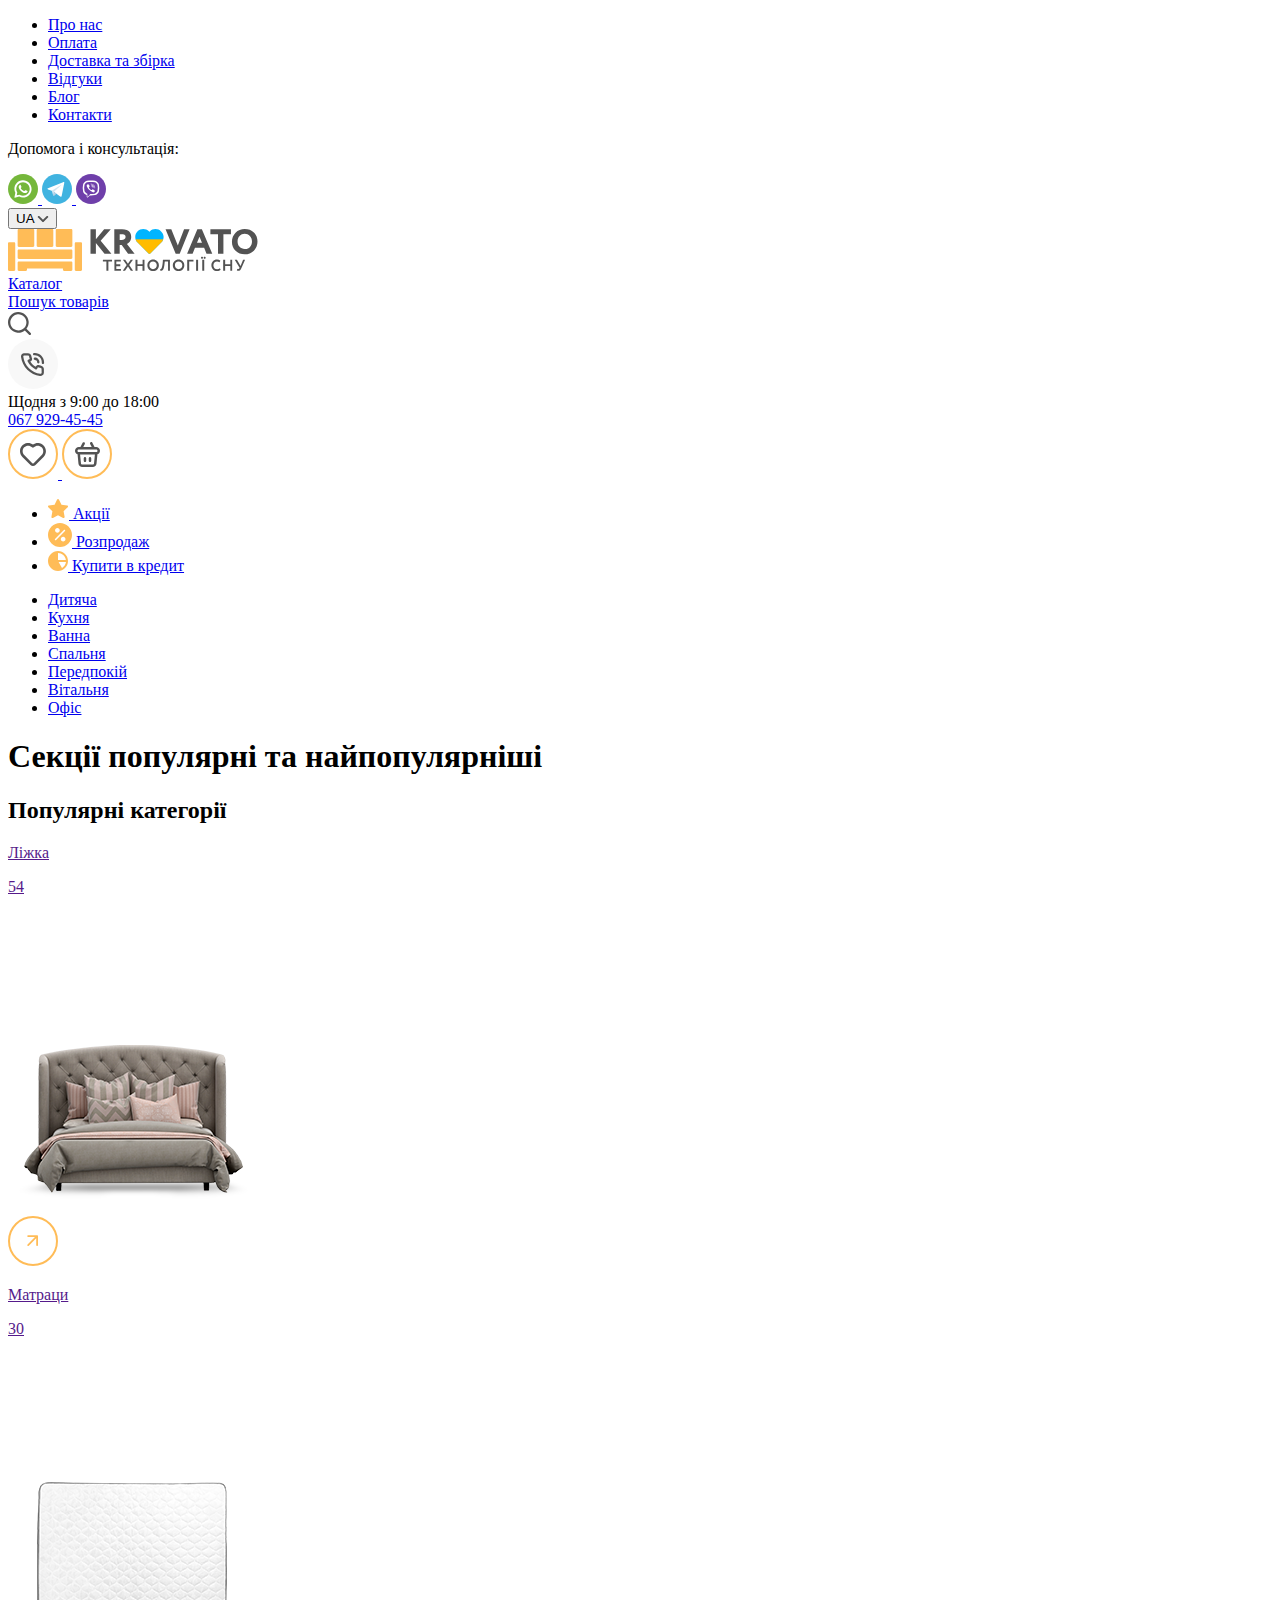
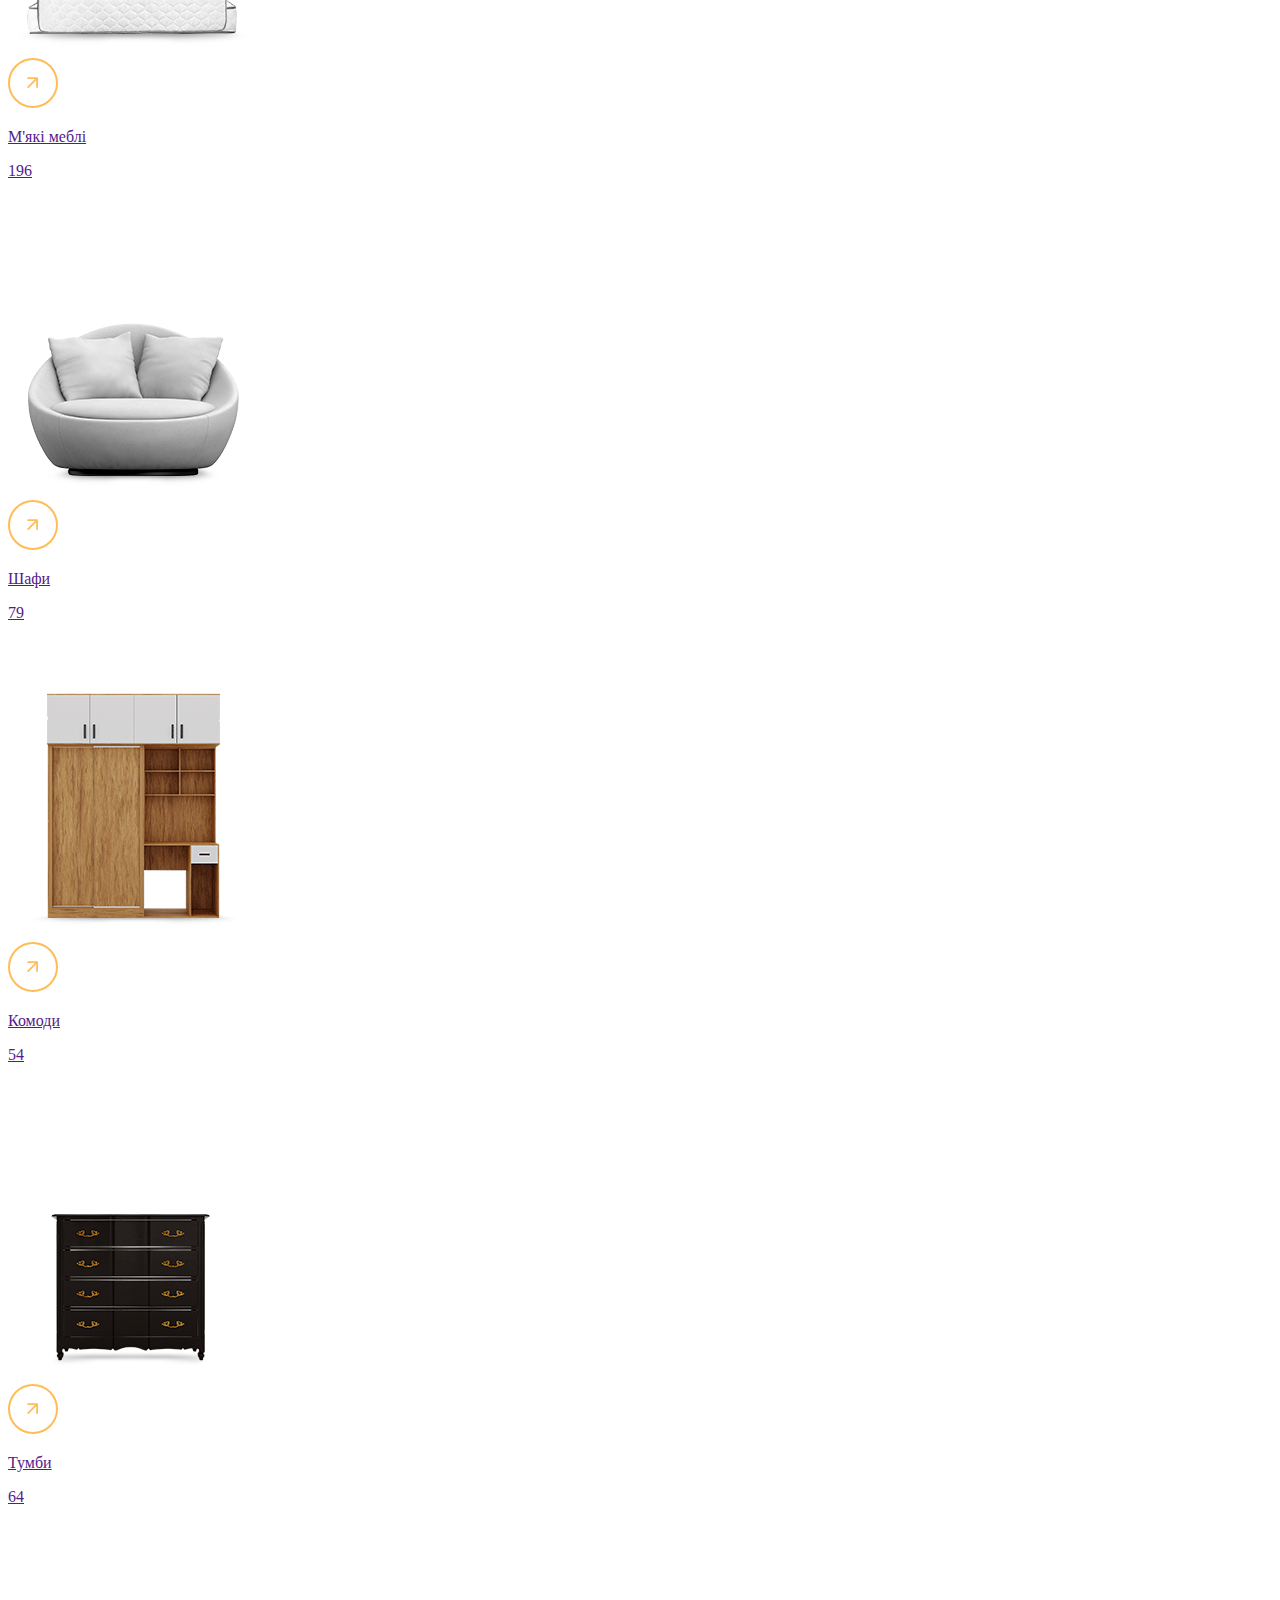
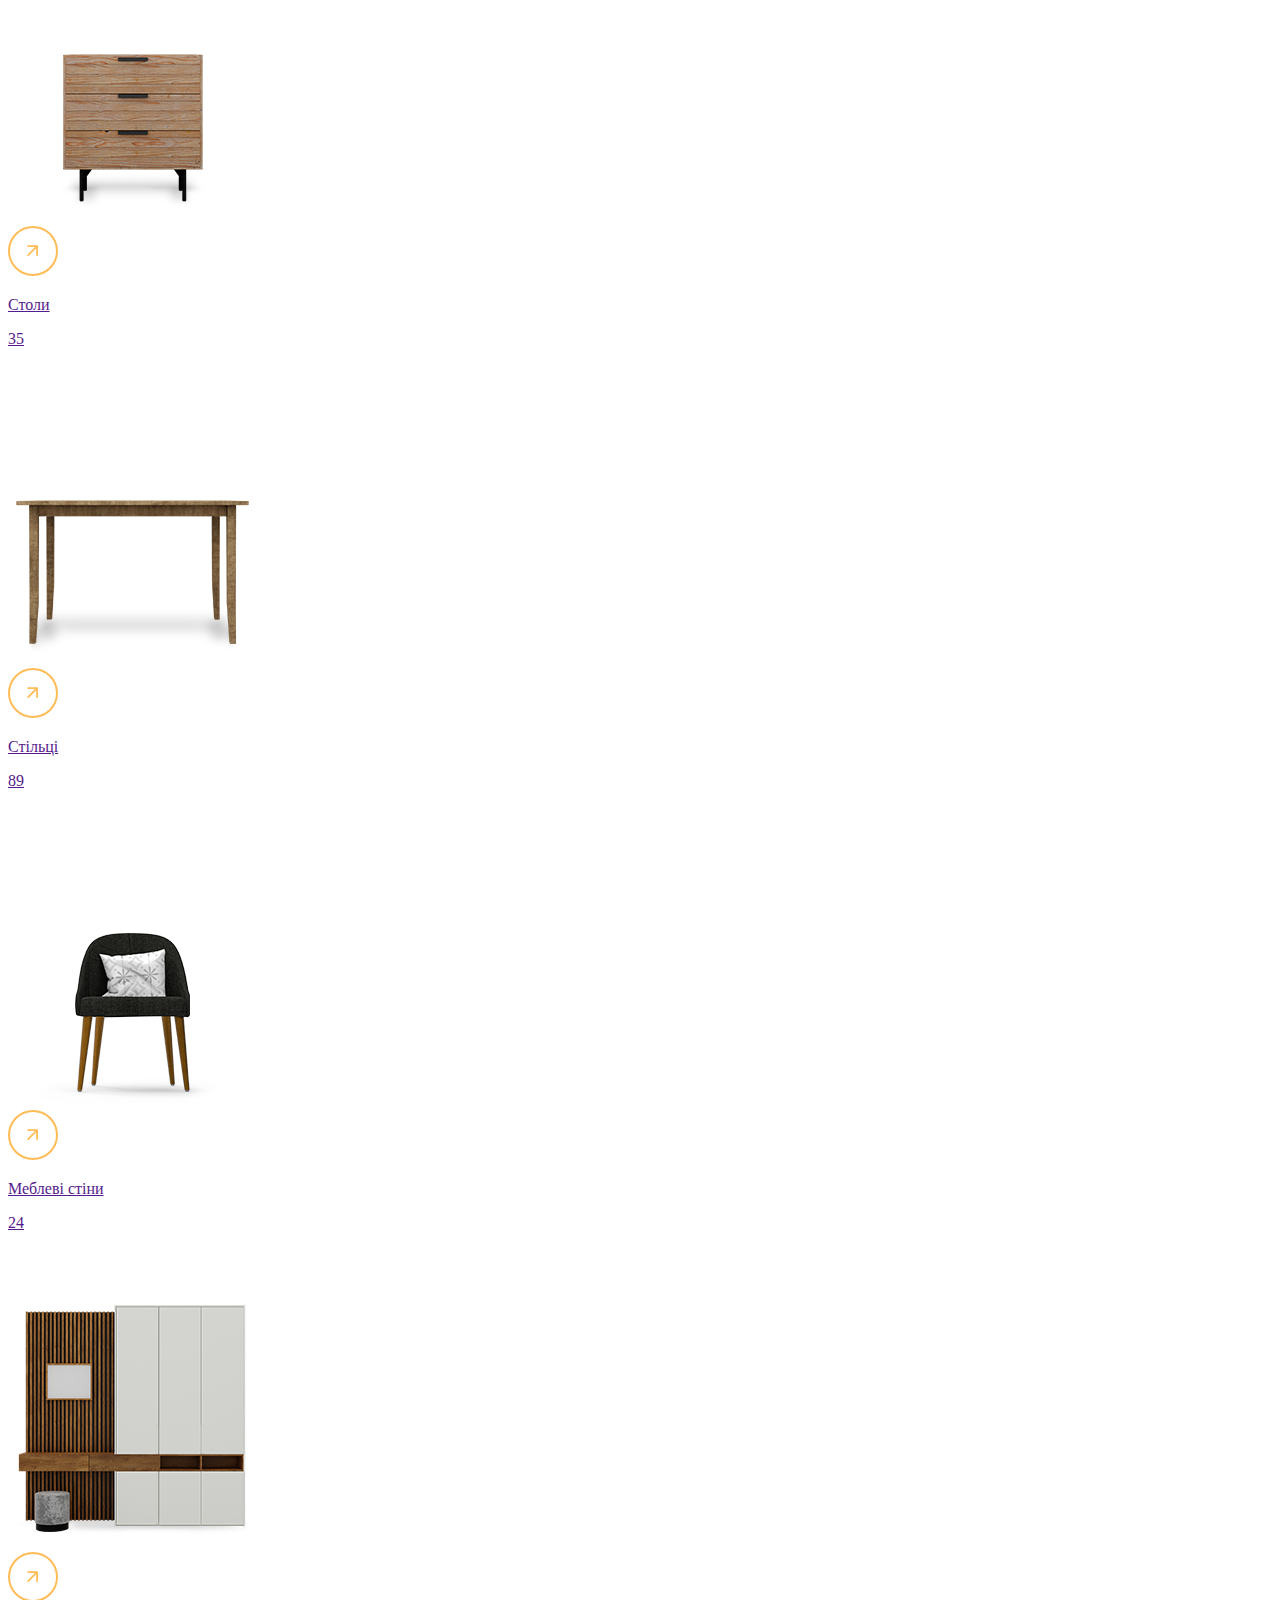
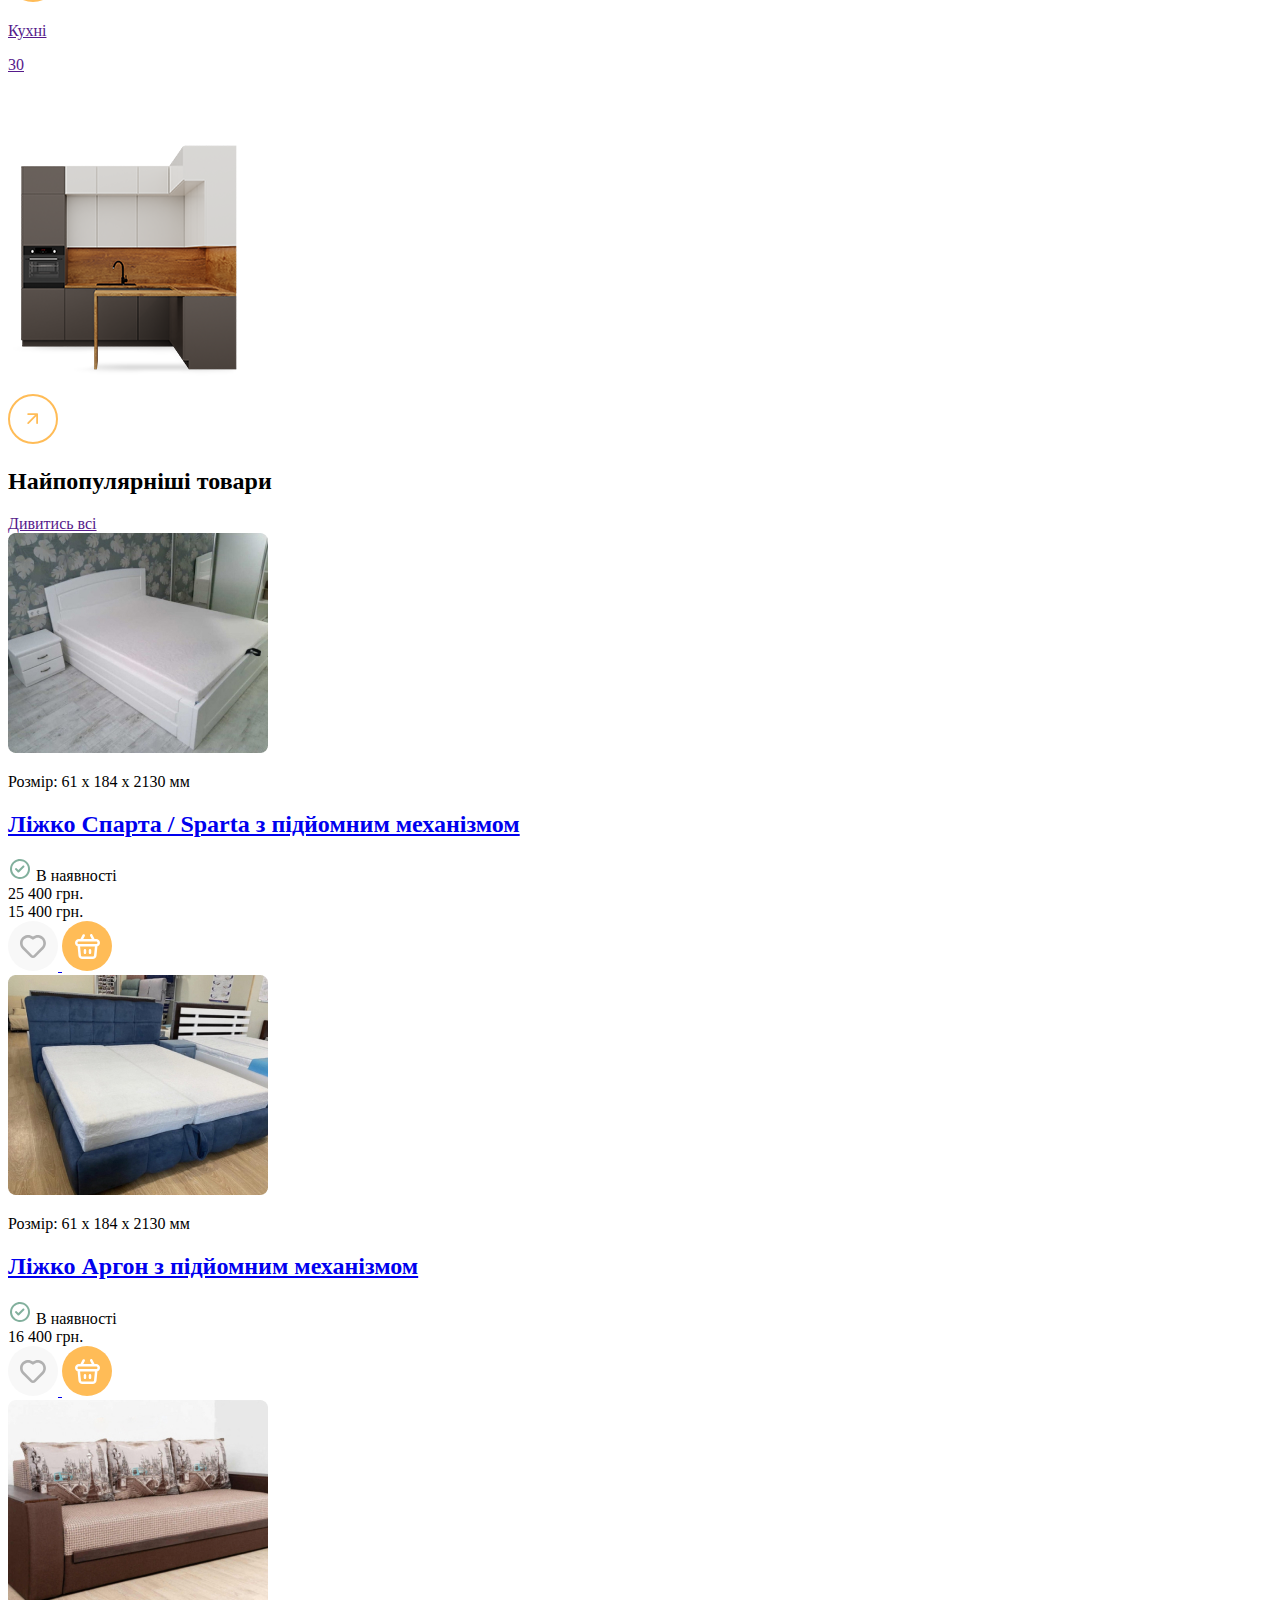
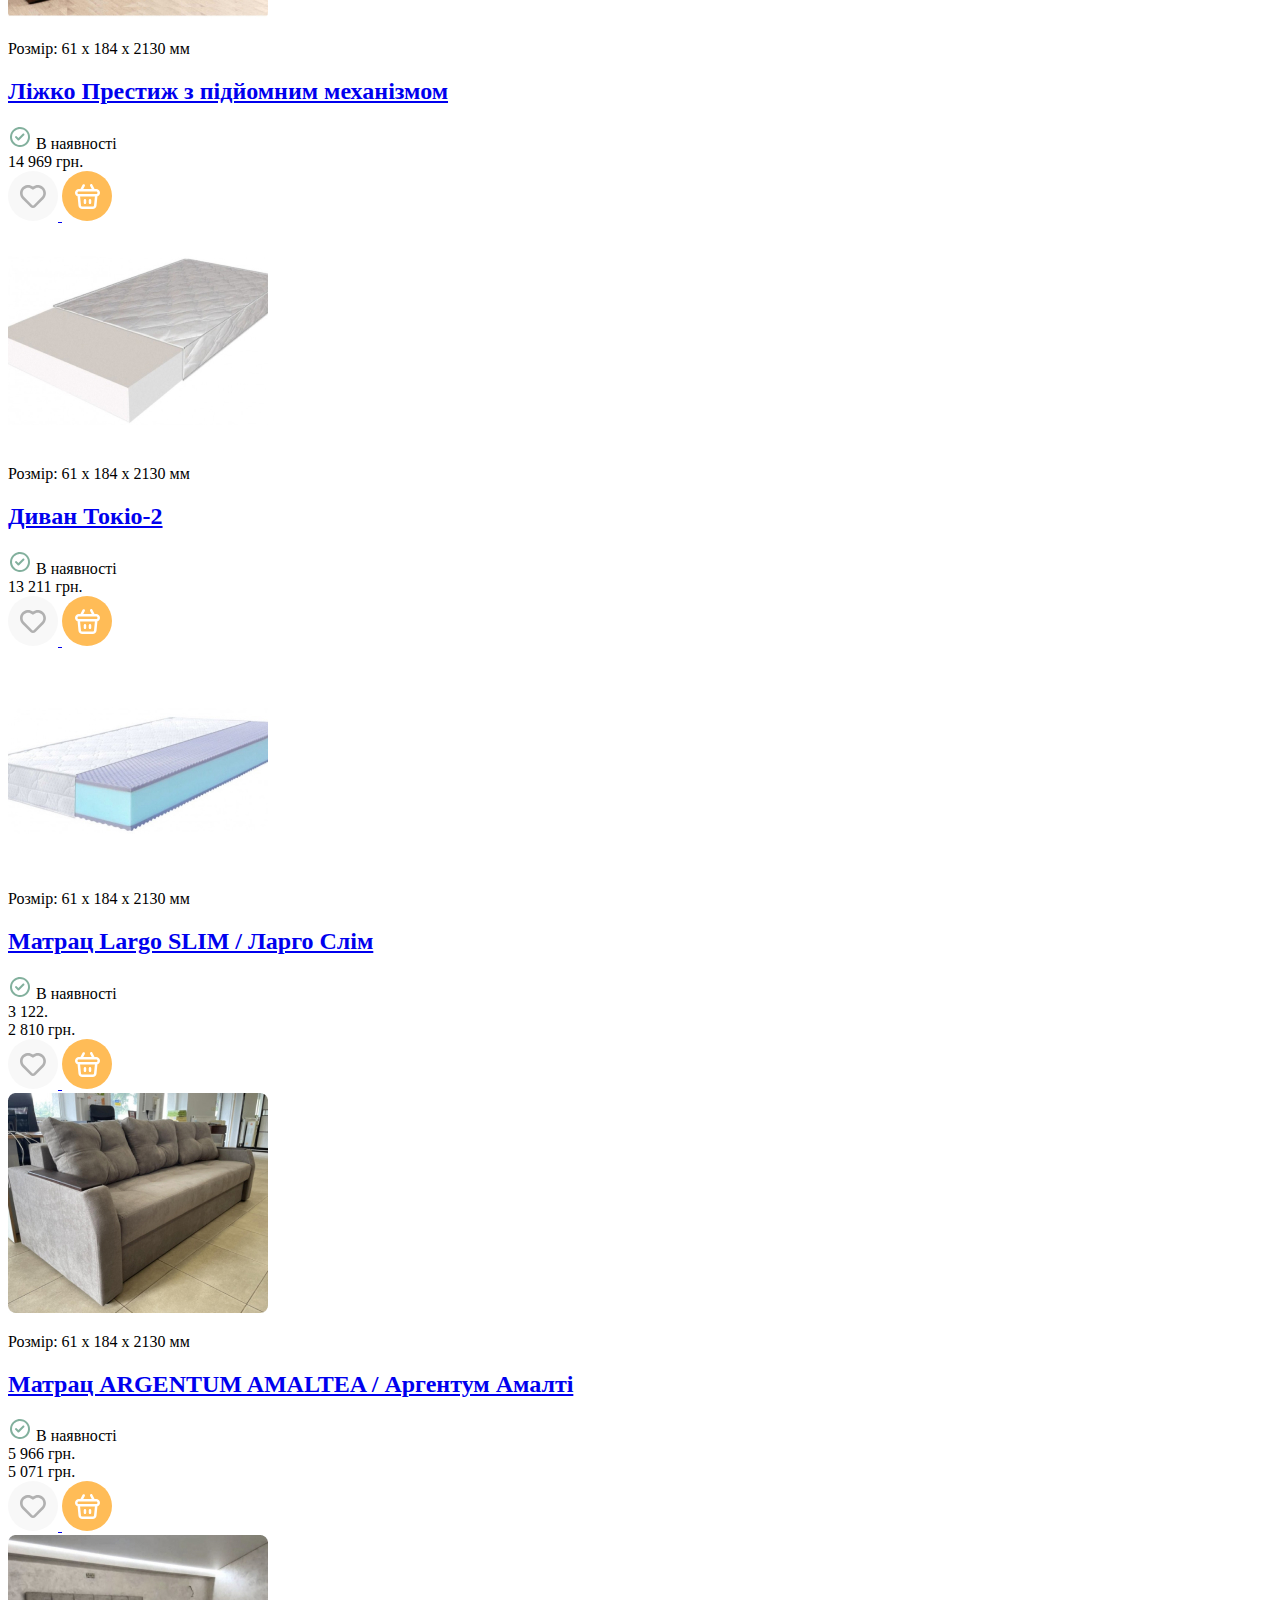
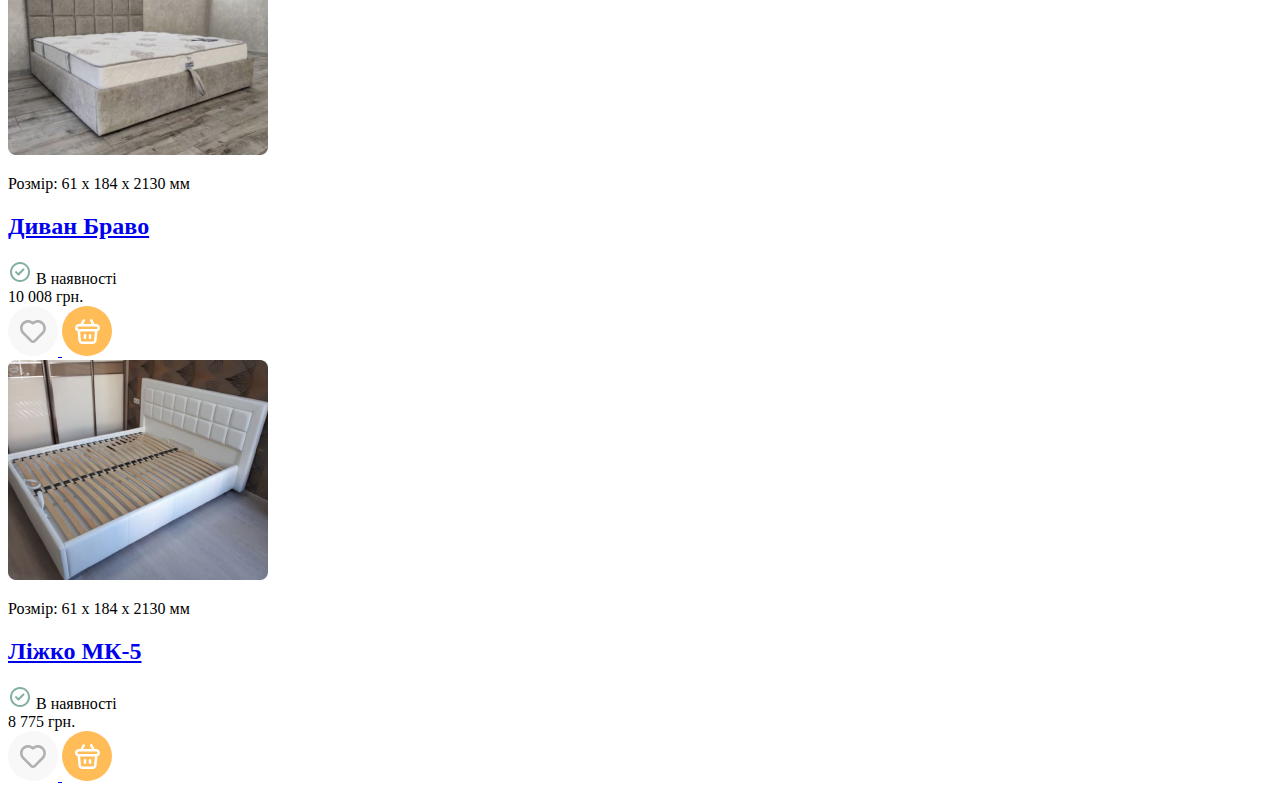
<file: lesson_9/index.html>
<!DOCTYPE html>
<html lang="zxx">

<head>
	<meta charset="UTF-8">
	<meta name="viewport" content="width=device-width, initial-scale=1.0">
	<link type="Image/x-icon" href="img/favicon.ico" rel="icon">
	<!-- <link rel="stylesheet" href="css/style.css"> -->
	<title>Lesson 9</title>
</head>

<body>
	<header class="header">
		<div class="header__container">
			<div class="header-top">
				<nav class="header-top__nav">
					<ul class="header-top__list">
						<li class="header-top__item-list">
							<a href="#" class="header-top__link">Про нас</a>
						</li>
						<li class="header-top__item-list">
							<a href="#" class="header-top__link">Оплата</a>
						</li>
						<li class="header-top__item-list">
							<a href="#" class="header-top__link">Доставка та збірка</a>
						</li>
						<li class="header-top__item-list">
							<a href="#" class="header-top__link">Відгуки</a>
						</li>
						<li class="header-top__item-list">
							<a href="#" class="header-top__link">Блог</a>
						</li>
						<li class="header-top__item-list">
							<a href="#" class="header-top__link">Контакти</a>
						</li>
					</ul>
				</nav>
				<div class="header-top__help">
					<p class="header-top__text">Допомога і консультація:</p>
					<div class="header-top__icons">
						<div class="header-top__icon">
							<a href="#" class="header-top__list-icon">
								<img src="img/krovato/header-top/icon-whatsapp.svg" alt="іконка whatsapp">
							</a>
							<a href="#" class="header-top__list-icon">
								<img src="img/krovato/header-top/icon-telegram.svg" alt="іконка telegram">
							</a>
							<a href="#" class="header-top__list-icon">
								<img src="img/krovato/header-top/icon-viber.svg" alt="іконка viber">
							</a>
						</div>
					</div>
					<div class="header-top__lang lang">
						<button class="lang__button" type="button">
							UA
							<img src="img/krovato/header-top/arrow.svg" alt="стрілка">
						</button>
					</div>
				</div>
			</div>

			<div class="header-center">
				<div class="header-center__logo logo">
					<a href="#" class="logo__link">
						<img src="img/krovato/header-center/logo.svg" alt="логотип">
					</a>
				</div>
				<div class="header-center__button button">
					<a href="#" class="button__link">
						<span class="button__text-link">Каталог</span>
					</a>
				</div>
				<div class="header-center__search search">
					<a href="#" class="search__place">
						Пошук товарів
					</a>
					<div class="search__image">
						<img src="img/krovato/header-center/search.svg" alt="пошук">
					</div>
				</div>
				<div class="header-center__tel tel">
					<div class="tel__icon">
						<a href="#">
							<img src="img/krovato/header-center/icon-phone.svg" alt="телефон">
						</a>
					</div>
					<div class="tel__info">
						<div class="tel__text">Щодня з 9:00 до 18:00</div>
						<div class="tel__number">
							<a href="#">067 929-45-45</a>
						</div>
					</div>
				</div>
				<div class="header-center__actions actions">
					<div class="actions__item">
						<a href="#" class="actions__link-image">
							<img src="img/krovato/header-center/favourite.svg" alt="бажане">
						</a>
						<a href="#" class="actions__link-image">
							<img src="img/krovato/header-center/bag.svg" alt="корзина">
						</a>
					</div>
				</div>
			</div>

			<div class="header-bottom">
				<div class="header-bottom__nav">
					<ul class="header-bottom__list">
						<li class="header-bottom__item-list">
							<a href="#" class="header-bottom__link">
								<img src="img/krovato/header-bottom/star.svg" alt="Акції">
								<span>Акції</span>
							</a>
						</li>
						<li class="header-bottom__item-list">
							<a href="#" class="header-bottom__link">
								<img src="img/krovato/header-bottom/sale.svg" alt="Розпродаж">
								<span>Розпродаж</span>
							</a>
						</li>
						<li class="header-bottom__item-list">
							<a href="#" class="header-bottom__link">
								<img src="img/krovato/header-bottom/credit.svg" alt="Кредити">
								<span>Купити в кредит</span>
							</a>
						</li>
					</ul>
				</div>
				<ul class="header-bottom__menu menu">
					<li class="menu__list">
						<a href="#" class="menu__link">Дитяча</a>
					</li>
					<li class="menu__list">
						<a href="#" class="menu__link">Кухня</a>
					</li>
					<li class="menu__list">
						<a href="#" class="menu__link">Ванна</a>
					</li>
					<li class="menu__list">
						<a href="#" class="menu__link">Спальня</a>
					</li>
					<li class="menu__list">
						<a href="#" class="menu__link">Передпокій</a>
					</li>
					<li class="menu__list">
						<a href="#" class="menu__link">Вітальня</a>
					</li>
					<li class="menu__list">
						<a href="#" class="menu__link">Офіс</a>
					</li>
				</ul>
			</div>
		</div>
	</header>

	<main class="page">
		<h1 class="page__title">
			Секції популярні та найпопулярніші
		</h1>

		<section class="popular">
			<div class="popular__container">
				<h2 class="subtitle">Популярні категорії</h2>
				<div class="popular__cards">
					<div class="popular__card card">
						<a href="" class="card__link">
							<div class="card__head">
								<p class="card__title">Ліжка</p>
								<p class="card__number">54</p>
							</div>
							<div class="card__body">
								<div class="card__image">
									<img src="img/krovato/popular/01.png" alt="популярний товар">
								</div>
							</div>
							<div class="card__arrow">
								<img src="img/krovato/popular/arrow.svg" alt="стрілка перейти">
							</div>
						</a>
					</div>
					<div class="popular__card card">
						<a href="" class="card__link">
							<div class="card__head">
								<p class="card__title">Матраци</p>
								<p class="card__number">30</p>
							</div>
							<div class="card__body">
								<div class="card__image">
									<img src="img/krovato/popular/02.png" alt="популярний товар">
								</div>
							</div>
							<div class="card__arrow">
								<img src="img/krovato/popular/arrow.svg" alt="стрілка перейти">
							</div>
						</a>
					</div>
					<div class="popular__card card">
						<a href="" class="card__link">
							<div class="card__head">
								<p class="card__title">М'які меблі</p>
								<p class="card__number">196</p>
							</div>
							<div class="card__body">
								<div class="card__image">
									<img src="img/krovato/popular/03.png" alt="популярний товар">
								</div>
							</div>
							<div class="card__arrow">
								<img src="img/krovato/popular/arrow.svg" alt="стрілка перейти">
							</div>
						</a>
					</div>
					<div class="popular__card card">
						<a href="" class="card__link">
							<div class="card__head">
								<p class="card__title">Шафи</p>
								<p class="card__number">79</p>
							</div>
							<div class="card__body">
								<div class="card__image">
									<img src="img/krovato/popular/04.png" alt="популярний товар">
								</div>
							</div>
							<div class="card__arrow">
								<img src="img/krovato/popular/arrow.svg" alt="стрілка перейти">
							</div>
						</a>
					</div>
					<div class="popular__card card">
						<a href="" class="card__link">
							<div class="card__head">
								<p class="card__title">Комоди</p>
								<p class="card__number">54</p>
							</div>
							<div class="card__body">
								<div class="card__image">
									<img src="img/krovato/popular/05.png" alt="популярний товар">
								</div>
							</div>
							<div class="card__arrow">
								<img src="img/krovato/popular/arrow.svg" alt="стрілка перейти">
							</div>
						</a>
					</div>
					<div class="popular__card card">
						<a href="" class="card__link">
							<div class="card__head">
								<p class="card__title">Тумби</p>
								<p class="card__number">64</p>
							</div>
							<div class="card__body">
								<div class="card__image">
									<img src="img/krovato/popular/06.png" alt="популярний товар">
								</div>
							</div>
							<div class="card__arrow">
								<img src="img/krovato/popular/arrow.svg" alt="стрілка перейти">
							</div>
						</a>
					</div>
					<div class="popular__card card">
						<a href="" class="card__link">
							<div class="card__head">
								<p class="card__title">Столи</p>
								<p class="card__number">35</p>
							</div>
							<div class="card__body">
								<div class="card__image">
									<img src="img/krovato/popular/07.png" alt="популярний товар">
								</div>
							</div>
							<div class="card__arrow">
								<img src="img/krovato/popular/arrow.svg" alt="стрілка перейти">
							</div>
						</a>
					</div>
					<div class="popular__card card">
						<a href="" class="card__link">
							<div class="card__head">
								<p class="card__title">Стільці</p>
								<p class="card__number">89</p>
							</div>
							<div class="card__body">
								<div class="card__image">
									<img src="img/krovato/popular/08.png" alt="популярний товар">
								</div>
							</div>
							<div class="card__arrow">
								<img src="img/krovato/popular/arrow.svg" alt="стрілка перейти">
							</div>
						</a>
					</div>
					<div class="popular__card card">
						<a href="" class="card__link">
							<div class="card__head">
								<p class="card__title">Меблеві стіни</p>
								<p class="card__number">24</p>
							</div>
							<div class="card__body">
								<div class="card__image">
									<img src="img/krovato/popular/09.png" alt="популярний товар">
								</div>
							</div>
							<div class="card__arrow">
								<img src="img/krovato/popular/arrow.svg" alt="стрілка перейти">
							</div>
						</a>
					</div>
					<div class="popular__card card">
						<a href="" class="card__link">
							<div class="card__head">
								<p class="card__title">Кухні</p>
								<p class="card__number">30</p>
							</div>
							<div class="card__body">
								<div class="card__image">
									<img src="img/krovato/popular/10.png" alt="популярний товар">
								</div>
							</div>
							<div class="card__arrow">
								<img src="img/krovato/popular/arrow.svg" alt="стрілка перейти">
							</div>
						</a>
					</div>
				</div>
			</div>
		</section>

		<section class="most-popular">
			<div class="most-popular__container">
				<h2 class="subtitle">Найпопулярніші товари</h2>
				<a href="" class="most-popular__link">Дивитись всі</a>
				<div class="most-popular__cards">

					<div class="most-popular__card common-card">
						<div class="common-card__image">
							<img src="img/krovato/most-popular/01.jpg" alt="Найпопулярніший товар">
						</div>
						<div class="common-card__info info-card">
							<p class="info-card__value">
								Розмір: <span>61 x 184 x 2130 мм</span>
							</p>
							<h2 class="info-card__title">
								<a href="#" class="info-card__link">
									Ліжко Спарта / Sparta з підйомним механізмом
								</a>
							</h2>
							<div class="info-card__available">
								<img src="img/krovato/most-popular/check.svg" alt="Іконка наявності">
								<span>В наявності</span>
							</div>
						</div>
						<div class="common-card-bottom">
							<div class="common-card-bottom__price price">
								<div class="price__old-price">25 400 грн.</div>
								<div class="price__curent">15 400 грн.</div>
							</div>
							<div class="common-card-bottom__actions actions">
								<div class="actions__item">
									<a href="#" class="actions__link-image">
										<img src="img/krovato/most-popular/favourite.svg" alt="бажане">
									</a>
									<a href="#" class="actions__link-image">
										<img src="img/krovato/most-popular/shop-cart.svg" alt="корзина">
									</a>
								</div>
							</div>
						</div>
					</div>
					<div class="most-popular__card common-card">
						<div class="common-card__image">
							<img src="img/krovato/most-popular/02.jpg" alt="Найпопулярніший товар">
						</div>
						<div class="common-card__info info-card">
							<p class="info-card__value">
								Розмір: <span>61 x 184 x 2130 мм</span>
							</p>
							<h2 class="info-card__title">
								<a href="#" class="info-card__link">
									Ліжко Аргон з підйомним механізмом
								</a>
							</h2>
							<div class="info-card__available">
								<img src="img/krovato/most-popular/check.svg" alt="Іконка наявності">
								<span>В наявності</span>
							</div>
						</div>
						<div class="common-card-bottom">
							<div class="common-card-bottom__price price">
								<div class="price__curent">16 400 грн.</div>
							</div>
							<div class="common-card-bottom__actions actions">
								<div class="actions__item">
									<a href="#" class="actions__link-image">
										<img src="img/krovato/most-popular/favourite.svg" alt="бажане">
									</a>
									<a href="#" class="actions__link-image">
										<img src="img/krovato/most-popular/shop-cart.svg" alt="корзина">
									</a>
								</div>
							</div>
						</div>
					</div>
					<div class="most-popular__card common-card">
						<div class="common-card__image">
							<img src="img/krovato/most-popular/03.jpg" alt="Найпопулярніший товар">
						</div>
						<div class="common-card__info info-card">
							<p class="info-card__value">
								Розмір: <span>61 x 184 x 2130 мм</span>
							</p>
							<h2 class="info-card__title">
								<a href="#" class="info-card__link">
									Ліжко Престиж з підйомним механізмом
								</a>
							</h2>
							<div class="info-card__available">
								<img src="img/krovato/most-popular/check.svg" alt="Іконка наявності">
								<span>В наявності</span>
							</div>
						</div>
						<div class="common-card-bottom">
							<div class="common-card-bottom__price price">
								<div class="price__curent">14 969 грн.</div>
							</div>
							<div class="common-card-bottom__actions actions">
								<div class="actions__item">
									<a href="#" class="actions__link-image">
										<img src="img/krovato/most-popular/favourite.svg" alt="бажане">
									</a>
									<a href="#" class="actions__link-image">
										<img src="img/krovato/most-popular/shop-cart.svg" alt="корзина">
									</a>
								</div>
							</div>
						</div>
					</div>
					<div class="most-popular__card common-card">
						<div class="common-card__image">
							<img src="img/krovato/most-popular/04.jpg" alt="Найпопулярніший товар">
						</div>
						<div class="common-card__info info-card">
							<p class="info-card__value">
								Розмір: <span>61 x 184 x 2130 мм</span>
							</p>
							<h2 class="info-card__title">
								<a href="#" class="info-card__link">
									Диван Токіо-2
								</a>
							</h2>
							<div class="info-card__available">
								<img src="img/krovato/most-popular/check.svg" alt="Іконка наявності">
								<span>В наявності</span>
							</div>
						</div>
						<div class="common-card-bottom">
							<div class="common-card-bottom__price price">
								<div class="price__curent">13 211 грн.</div>
							</div>
							<div class="common-card-bottom__actions actions">
								<div class="actions__item">
									<a href="#" class="actions__link-image">
										<img src="img/krovato/most-popular/favourite.svg" alt="бажане">
									</a>
									<a href="#" class="actions__link-image">
										<img src="img/krovato/most-popular/shop-cart.svg" alt="корзина">
									</a>
								</div>
							</div>
						</div>
					</div>
					<div class="most-popular__card common-card">
						<div class="common-card__image">
							<img src="img/krovato/most-popular/05.jpg" alt="Найпопулярніший товар">
						</div>
						<div class="common-card__info info-card">
							<p class="info-card__value">
								Розмір: <span>61 x 184 x 2130 мм</span>
							</p>
							<h2 class="info-card__title">
								<a href="#" class="info-card__link">
									Матрац Largo SLIM / Ларго Слім
								</a>
							</h2>
							<div class="info-card__available">
								<img src="img/krovato/most-popular/check.svg" alt="Іконка наявності">
								<span>В наявності</span>
							</div>
						</div>
						<div class="common-card-bottom">
							<div class="common-card-bottom__price price">
								<div class="price__old-price">3 122.</div>
								<div class="price__curent">2 810 грн.</div>
							</div>
							<div class="common-card-bottom__actions actions">
								<div class="actions__item">
									<a href="#" class="actions__link-image">
										<img src="img/krovato/most-popular/favourite.svg" alt="бажане">
									</a>
									<a href="#" class="actions__link-image">
										<img src="img/krovato/most-popular/shop-cart.svg" alt="корзина">
									</a>
								</div>
							</div>
						</div>
					</div>
					<div class="most-popular__card common-card">
						<div class="common-card__image">
							<img src="img/krovato/most-popular/06.jpg" alt="Найпопулярніший товар">
						</div>
						<div class="common-card__info info-card">
							<p class="info-card__value">
								Розмір: <span>61 x 184 x 2130 мм</span>
							</p>
							<h2 class="info-card__title">
								<a href="#" class="info-card__link">
									Матрац ARGENTUM AMALTEA / Аргентум Амалті
								</a>
							</h2>
							<div class="info-card__available">
								<img src="img/krovato/most-popular/check.svg" alt="Іконка наявності">
								<span>В наявності</span>
							</div>
						</div>
						<div class="common-card-bottom">
							<div class="common-card-bottom__price price">
								<div class="price__old-price">5 966 грн.</div>
								<div class="price__curent">5 071 грн.</div>
							</div>
							<div class="common-card-bottom__actions actions">
								<div class="actions__item">
									<a href="#" class="actions__link-image">
										<img src="img/krovato/most-popular/favourite.svg" alt="бажане">
									</a>
									<a href="#" class="actions__link-image">
										<img src="img/krovato/most-popular/shop-cart.svg" alt="корзина">
									</a>
								</div>
							</div>
						</div>
					</div>
					<div class="most-popular__card common-card">
						<div class="common-card__image">
							<img src="img/krovato/most-popular/07.jpg" alt="Найпопулярніший товар">
						</div>
						<div class="common-card__info info-card">
							<p class="info-card__value">
								Розмір: <span>61 x 184 x 2130 мм</span>
							</p>
							<h2 class="info-card__title">
								<a href="#" class="info-card__link">
									Диван Браво
								</a>
							</h2>
							<div class="info-card__available">
								<img src="img/krovato/most-popular/check.svg" alt="Іконка наявності">
								<span>В наявності</span>
							</div>
						</div>
						<div class="common-card-bottom">
							<div class="common-card-bottom__price price">
								<div class="price__curent">10 008 грн.</div>
							</div>
							<div class="common-card-bottom__actions actions">
								<div class="actions__item">
									<a href="#" class="actions__link-image">
										<img src="img/krovato/most-popular/favourite.svg" alt="бажане">
									</a>
									<a href="#" class="actions__link-image">
										<img src="img/krovato/most-popular/shop-cart.svg" alt="корзина">
									</a>
								</div>
							</div>
						</div>
					</div>
					<div class="most-popular__card common-card">
						<div class="common-card__image">
							<img src="img/krovato/most-popular/08.jpg" alt="Найпопулярніший товар">
						</div>
						<div class="common-card__info info-card">
							<p class="info-card__value">
								Розмір: <span>61 x 184 x 2130 мм</span>
							</p>
							<h2 class="info-card__title">
								<a href="#" class="info-card__link">
									Ліжко МК-5
								</a>
							</h2>
							<div class="info-card__available">
								<img src="img/krovato/most-popular/check.svg" alt="Іконка наявності">
								<span>В наявності</span>
							</div>
						</div>
						<div class="common-card-bottom">
							<div class="common-card-bottom__price price">
								<div class="price__curent">8 775 грн.</div>
							</div>
							<div class="common-card-bottom__actions actions">
								<div class="actions__item">
									<a href="#" class="actions__link-image">
										<img src="img/krovato/most-popular/favourite.svg" alt="бажане">
									</a>
									<a href="#" class="actions__link-image">
										<img src="img/krovato/most-popular/shop-cart.svg" alt="корзина">
									</a>
								</div>
							</div>
						</div>
					</div>
					
				</div>
			</div>
		</section>
	</main>
	<footer class="footer"></footer>
</body>

</html>
</file>
<file: lesson_10/css/style.css>
/* Підключення файлу обнулення */
@import url('reset.css');

/* Підключення файлу шрифтів */
@import url('fonts.css');

/* Підключення шрифтів через Google Fonts */
@import url("https://fonts.googleapis.com/css?family=Montserrat:600&display=swap");

/* ------------------ */
body {
	font-family: "Proxima Nova", sans-serif;
}

img {
	max-width: 100%;
}

[class*="__container"] {
	max-width: 1290px;
	margin: 0 auto;
	padding: 0 15px;
}

/* ------------------ */

.header {
	background-color: #FFFFFF;
	font-size: 0;
	/* position: sticky; */
}
.header__container{
	padding: 27px 0;
}
.logo {
	display: inline-block;
	vertical-align: middle;
}
.logo__image {
	margin-right: 34px;
}
.categories{
	position: relative;
	display: inline-block;
	vertical-align: middle;
}
.button {
	padding: 11px 20px;
	background-color: #FFBC57;
	border-radius: 8px;
	color: #FFF;
	font-size: 19px;
	font-weight: 600;
	line-height: 1.2;
}
.button::before {
	content: '';
	background: url(../img/krovato/menu-catalog.svg) 0 0 no-repeat;
	margin-right: 10px;
	vertical-align: middle;
	width: 24px;
	height: 24px;
}
.button span {
	vertical-align: middle;
}
.button > *:not(:last-child) { 
	margin-right: 10px;
}
.button > *{
	vertical-align: middle;
}

.categories__menu {
	position: absolute;
	top: calc(100% + 35px);
	right: calc(100% - 20px);
    min-height: 308px;
    z-index: 50;
    padding: 8px 0;
    border-radius: 8px 0 0 8px;
    /* background: linear-gradient(hsl(36deg 100% 67%), hsl(36deg 100% 67%)) right / 5px 100% no-repeat content-box, hsl(0deg 0% 100%); */
	background: #fff;
}
/* .menu__list::before {
	content: '';
	position: absolute;
	top: 5%;
	left: 0;
	height: 90%;
	width: 5px;
    border-right: 5px solid #ffbc57;
} */
.menu {
	display: none;
	font-size: 20px;
	font-weight: 600;
	line-height: 1.4;
	z-index: 50;
}
#menu:target{
	display: block;
}
.menu__list {
}
.menu__item::before {
	content: '';
	position: absolute;
	top: 1%;
	right: 0;
	width: 5px;
	height: 98%;
	background-color: #FFBC57;
}
.menu__link {
	padding: 10px 59px 10px 30px;
	width: 305px;
	background: url(../img/krovato/catalog/arrow.svg) right 25px center no-repeat;
}
.menu__link > * {
	vertical-align: middle;
}
.menu__link:hover {
	background: url(../img/krovato/catalog/arrow_black.svg) right 25px center no-repeat, #FFBC57;
}

.menu__link img {
	margin-right: 15px;
}
.sub-menu {
	position: absolute;
	top: 0;
	left: 100%;
	background-color: hsl(0deg 0% 100%);
    padding-block: 16px 16px;
    width: 318px;
    border-radius: 0 8px 8px 0;
	overflow-y: auto;
	height: 100%;
	display: none;
}
.menu__item:hover .sub-menu{
	display: block;
}
.sub-menu__link {
	display: block;
    padding: 12px 20px 12px 30px;
}
.sub-menu__link:hover {
	background-color: #ffbc57;
}

/* ------------------ */
.products {
	background: #F8F8F8;
}
.products__container {
	font-size: 16px;
	padding: 70px 0;
}
.products__title {
	color: #2B2929;
	font-size: 40px;
	font-weight: 600;
	line-height: 1.2;
	margin-bottom: 40px;
}
.items {
	font-size: 0;
	margin: 0 -10px -24px 0;
}
.items__element {
	display: inline-block;
	font-size: 20px;
	margin: 0 10px 24px 0;
}
.element {
	position: relative;
	width: 250px;
	height: 300px;
	border-radius: 8px;
	background: hsl(0deg 0% 100%);
	padding: 20px 20px 0 20px;
	font-size: 0;
	box-shadow: -3px 4px 15px 0px rgba(0, 0, 0, 0.06);
	z-index: 5;
	overflow: hidden;
}
/* .element:not(:nth-child(5n)) {
	margin-right: 10px;
} */
.element::before {
	content: "";
    position: absolute;
	bottom: -100px;
	left: -15px;
    z-index: -1;
    width: 280px;
    height: 280px;
    background-color: #f7f7f7;
    border-radius: 50%;
}
.element:hover {
	color: #FFBC57;
}
.element__header {
	width: 210px;
}
.element__name {
	display: inline-block;
	min-width: 70%;
	font-size: 20px;
	font-weight: 600;
	line-height: 1.4;
}
.element__count {
	width: 30%;
	font-size: 20px;
	text-align: end;
	display: inline-block;
	color: #B1B1B1;
	font-weight: 600;
	line-height: 1.4;
}
/* .element__name {
	position: absolute;
	top: 20px;
	left: 20px;
	display: inline-block;
	font-size: 20px;
	font-weight: 600;
	line-height: 1.4;
}
.element__count {
	position: absolute;
	top: 20px;
	right: 20px;
	font-size: 20px;
	display: inline-block;
	color: #B1B1B1;
	font-weight: 600;
	line-height: 1.4;
} */
.element__image::before {
	content: '';
	position: absolute;
	bottom: 20px;
	right: 20px;
	width: 50px;
	height: 50px;
	background: url(../img/krovato/arrow.svg) 0 0 no-repeat;
}
/* ------------------ */
.poligon {
	font-family: Montserrat, sans-serif;
	max-width: 1200px;
	margin: 0 auto;
	padding: 50px 0;

}
.poligon__block {
	padding: 25px;
	max-width: 600px;
	margin: 0 auto;
	text-align: center;
	font-weight: 600;
	font-size: 25px;
}
.poligon__block:nth-child(1) {
	background-color:cadetblue
}
.poligon__block:nth-child(2) {
	background-color:chocolate;
}
.poligon__block:nth-child(3) {
	background-color:blanchedalmond;
}
.poligon__block:nth-child(2) {
	position: relative;
	top: -20px;
	left: 20px;
}
/* ------------------ */
</file>
<file: lesson_11/css/style.css>
/* Підключення файлу обнулення */
@import url('reset.css');

/* Підключення файлу шрифтів */
@import url('fonts.css');

/* Підключення шрифтів через Google Fonts */
@import url("https://fonts.googleapis.com/css?family=Montserrat:regular,500,600&display=swap");

/* ------------------ */
img {
	max-width: 100%;
}

:root {
	color-scheme: dark;
}

body {
	font-family: Montserrat, sans-serif;
	background-color: #1b263b;
}

[class*="__container"] {
	max-width: 1290px;
	margin: 0 auto;
	padding: 0 15px;
}
main {
	padding: 0 0 50px;
}
/* --------- 2D --------- */

.header__title {
	padding: 35px;
	font-weight: 600;
	font-size: 28px;
	text-align: center;
}
.poligon {
	padding: 0 50px 50px;
}
.poligon__title {
	padding: 35px 0;
	font-weight: 600;
	font-size: 24px;
}
.blocks {
	font-size: 0;
}
.blocks--margin {
	margin: 0 -15px -15px 0;
}
.blocks__item {
	display: inline-block;
	font-size: 16px;
	margin: 0 0 15px 0;
	border: 1px solid #0077b6;
	padding: 50px 50px 24px;
	border-radius: 4px;
}
.blocks__item:not(:nth-child(3n)) {
	margin-right: 15px;
}
/* .blocks__item:last-child {
	margin-right: 0;
} */
.item__block {
	position: relative;
	box-shadow: 0 0 110px 20px #0077b6;
	background-color: #0077b6;
	width: 300px;
	min-height: 200px;
	border-radius: 4px;
	transition: all 0.4s;
}
.text__item {
	position: absolute;
	top: 50%;
	left: 50%;
	transform: translateX(-50%) translateY(-50%);
	font-size: 90px;
	font-weight: 600;
}
.item-text {
	padding-top: 24px;
	text-align: center;
	max-width: 300px;
}
.item__text:hover {
	text-decoration: underline;
}

/* ------------------ */
.item:hover .item__block--translate {
	transform: translate(80px, -80px);
}

.item:hover .item__block--scale {
	transform: scale(0.3);
}

.item:hover .item__block--scaleX {
	transform: scaleX(1.2);
}

.item:hover .item__block--rotate {
	transform: rotate(180deg);
}

.item:hover .item__block--rotateX {
	transform: rotateX(180deg);
}

.item:hover .item__block--rotateY {
	transform: rotateY(90deg);
}

.item:hover .item__block--skew {
	transform: skew(60deg, 55deg);
}

.item__block--skewX {
	transition: all 0.8s;
}

.item:hover .item__block--skewX {
	transform: skewX(140deg);
}

.item:hover .item__block--origin {
	transform-origin: bottom right;
	transform: rotate(-90deg);
}

.item__block--matrix {
	transform: translate(20px, 20px) scale(0.5) rotate(120deg) skew(20deg, 20deg);
}

.item:hover .item__block--matrix {
	transform: translate(0px) scale(1) rotate(0deg) skew(0deg);
}

/* --------- 3D --------- */
.item-3d {
	perspective: 300px;
}
.item-3d__block {
	position: relative;
	box-shadow: 0 0 110px 20px #0077b6;
	background-color: #0077b6;
	width: 300px;
	min-height: 200px;
	border-radius: 4px;
	transition: all 0.6s;
}

.item-3d:hover .item-3d__block--rotateY {
	transform: rotateY(110deg);
}
.item-3d__block--rotate3d {
	transition: all 1.3s;
}
.item-3d:hover .item-3d__block--rotate3d {
	transform: rotate3d(1.3, 1.6, 1, 360deg);
}
.item-3d:hover .item-3d__block--rotateX {
	transform: rotateX(65deg);
}

/* --------- COIN --------- */

.coin__body {
	position: relative;
	width: 300px;
	margin: 0 auto;
	perspective: 500px;
}
.coin__front,
.coin__back {
	transition: all 0.4s;
}
.coin__front {
	transform: rotateY(180deg);
	position: absolute;
	top: 0;
	left: 0;
}
.coin__back {
	backface-visibility: hidden;
	transform: rotateY(0deg);
}
.coin__body:hover .coin__front {
	transform: rotateY(0deg);
}
.coin__body:hover .coin__back {
	transform: rotateY(-180deg);
}

/* --------- CAR --------- */

.scene {
	width: 1300px;
	height: 700px;
	margin: 0 auto;
}
.title-car {
	padding-top: 80px;
	text-align: center;
	font-weight: 600;
	font-size: 28px;
}
.car {
	position: relative;
	top: -100px;
	left: 40px;
}
.car__window {
	position: absolute;
	top: 360px;
	left: 660px;
	width: 20px;
	height: 100px;
	position: absolute;
	background: rgb(166, 220, 195);
	border-top-right-radius: 40%;
	border-left: 3px solid black;
	transform: skew(40deg);
}
.car__head-lamp {
	position: absolute;
	top: 470px;
	left: 930px;
	width: 25px;
	height: 50px;
	background-color: white;
	transform: rotate(-55deg);
	border-radius: 45%;
	border-left: 5px solid grey;
	box-shadow: 0px 0px 0px 4px rgba(0, 0, 0, 0.97);
	z-index: 3;
}
.car__back-lamp {
	position: absolute;
	top: 470px;
	left: 230px;
	width: 20px;
	height: 50px;
	background-color: white;
	border-radius: 45%;
	border-right: 5px solid grey;
	box-shadow: 0px 0px 0px 4px rgba(0, 0, 0, 0.27);
	transform: rotate(40deg);
	border-radius: 45%;
	z-index: 3;
}
.car__detail {
	position: absolute;
	top: 485px;
	left: 685px;
	width: 20px;
	height: 35px;
	background-color: rgb(251, 187, 2);
	border: 3px solid black;
	transform: skew(10deg);
	z-index: 3;
}
.car__detail::before {
	position: absolute;
	content: "";
	display: inline-block;
	width: 90%;
	height: 25%;
	background-color: #3d3c3c;
	border-radius: 5px;
	border: 2px solid #000;
	top: 15%;
	left: 3%;
}
.car__detail::after {
	position: absolute;
	content: "";
	display: inline-block;
	width: 90%;
	height: 25%;
	background-color: #3d3c3c;
	border-radius: 5px;
	border: 2px solid #000;
	top: 55%;
	left: 3%;
}
.car__detail-2::before {
	position: absolute;
	content: "";
	display: inline-block;
	width: 90%;
	height: 25%;
	background-color: #3d3c3c;
	border-radius: 5px;
	border: 2px solid #000;
	top: 15%;
	left: 3%;
}
.car__airout {
	position: absolute;
	top: 480px;
	left: 747px;
	width: 20px;
	height: 33px;
	background-color: #3f3b3b;
	border-radius: 8px;
	background: radial-gradient(circle, rgba(255, 255, 255, 1) 15%, rgba(178, 182, 181, 1) 70%);
	transform: rotate(25deg) skewY(27deg);
	z-index: 3;
}
.car__airout::before {
	content: "";
	width: 8px;
	height: 20px;
	background-color: #3f3b3b;
	border-radius: 8px;
	transform: translateY(5px) translateX(6px);
}
.car__airout-2 {
	position: absolute;
	top: 483px;
	left: 774px;
	width: 20px;
	height: 33px;
	background-color: #3f3b3b;
	border-radius: 8px;
	background: radial-gradient(circle, rgba(255, 255, 255, 1) 15%, rgba(178, 182, 181, 1) 70%);
	transform: rotate(25deg) skewY(27deg);
	z-index: 3;
}
.car__airout-2::before {
	content: "";
	width: 8px;
	height: 20px;
	background-color: #3f3b3b;
	border-radius: 8px;
	transform: translateY(5px) translateX(6px);
}
.car__airout-3 {
	position: absolute;
	top: 478px;
	left: 720px;
	width: 20px;
	height: 33px;
	background-color: #3f3b3b;
	border-radius: 8px;
	background: radial-gradient(circle, rgba(255, 255, 255, 1) 15%, rgba(178, 182, 181, 1) 70%);
	transform: rotate(25deg) skewY(27deg);
	z-index: 3;
}
.car__airout-3::before {
	content: "";
	width: 8px;
	height: 20px;
	background-color: #3f3b3b;
	border-radius: 8px;
	transform: translateY(5px) translateX(6px);
}
.car__detail-2::after {
	position: absolute;
	content: "";
	display: inline-block;
	width: 90%;
	height: 25%;
	background-color: #3d3c3c;
	border-radius: 5px;
	border: 2px solid #000;
	top: 55%;
	left: 3%;
}
.car__detail-2 {
	position: absolute;
	top: 540px;
	left: 695px;
	width: 20px;
	height: 35px;
	background-color: rgb(251, 187, 2);
	border: 3px solid black;
	transform: skew(10deg);
	z-index: 3;
}
.car__seat {
	position: absolute;
	top: 430px;
	left: 470px;
	width: 50px;
	height: 100px;
	background-color: rgb(0, 0, 0);
	border-top-right-radius: 80%;
}
.car__body-left {
	position: absolute;
	top: 420px;
	left: 200px;
	width: 300px;
	height: 180px;
	border-top-left-radius: 70%;
	border-top-right-radius: 20%;
	border-bottom-left-radius: 18%;
	background-color: rgb(251, 187, 2);
	transform: skew(5deg);
	border: 3px solid black;

}
.car__body-right {
	position: absolute;
	top: 450px;
	left: 700px;
	width: 300px;
	height: 150px;
	border-top-right-radius: 70%;
	border-top-left-radius: 20%;
	border-bottom-right-radius: 20%;
	background-color: rgb(251, 187, 2);
	transform: skew(10deg);
	border: 3px solid black;
	border-left: 1px solid black;
}
.car__body-center {
	position: absolute;
	top: 460px;
	left: 475px;
	width: 260px;
	height: 140px;
	border-top-left-radius: 100px;
	transform: skew(-15deg);
	background-color: rgb(251, 187, 2);
	border-top: 3px solid black;
	border-bottom: 3px solid black;
}
.door__heandle {
	position: absolute;
	top: 40px;
	left: 130px;
	width: 40px;
	height: 25px;
	background-color: #3d3c3c;
	border-radius: 35% 22% 19% 37% / 33% 30% 42% 31%;
	border: 4px solid #000;
}
.door__heandle::before {
	content: '';
	position: relative;
	top: -2px;
	left: 8px;
	width: 20px;
	height: 5px;
	background-color: rgb(214, 214, 214);
	border-radius: 34%;
}
.car__wing {
	position: absolute;
	top: 480px;
	left: 275px;
	width: 200px;
	height: 120px;
	border-radius: 49% 50% 5% 7% / 69% 71% 4% 31%;
	border: 10px solid rgb(226, 172, 9);
	background-color: #000;
	border-bottom: none;
}
.car__wing-2 {
	position: absolute;
	top: 480px;
	left: 775px;
	width: 200px;
	height: 120px;
	border-radius: 49% 50% 5% 7% / 69% 71% 4% 31%;
	border: 10px solid rgb(226, 172, 9);
	background-color: #000;
	border-bottom: none;
}
.car__wheel {
	position: absolute;
	top: 500px;
	left: 300px;
	width: 150px;
	height: 150px;
	border-radius: 50%;
	background-color: rgb(220, 218, 214);
}
.car__wheel--2 {
	position: absolute;
	top: 500px;
	left: 800px;
}
.car__wheel::before{
	content: '';
	width: 80px;
	height: 80px;
	border-radius: 50%;
	position: relative;
	top: 50%;
	left: 50%;
	transform: translateX(-50%) translateY(-50%);
	background-color: rgb(162, 163, 167);
}
.car__wheel::after {
	content: '';
	width: 105px;
	height: 105px;
	border: 5px solid black;
	position: absolute;
	top: 50%;
	left: 50%;
	transform: translateX(-50%) translateY(-50%);
	border-radius: 50%;

}
.wheel__elem::before {
	content: '';
	width: 25px;
	height: 25px;
	border: 5px solid rgb(57, 57, 57);
	position: absolute;
	top: 50%;
	left: 50%;
	transform: translateX(-50%) translateY(-50%);
	border-radius: 50%;
	z-index: 2;
}
.wheel__elem::after {
	content: '';
	width: 155px;
	height: 155px;
	border: 15px solid rgb(42, 42, 42);
	position: absolute;
	top: 50%;
	left: 50%;
	transform: translateX(-50%) translateY(-50%);
	border-radius: 50%;
	z-index: 2;
}
.wheel__stick-1 {
	width: 5px;
	height: 60px;
	background-color: black;
	position: absolute;
	top: 30px;
	left: 35px;
	z-index: 1;
	transform: rotate(-65deg);
}
.wheel__stick-2 {
	width: 5px;
	height: 60px;
	background-color: black;
	position: absolute;
	top: 30px;
	left: 107px;
	z-index: 1;
	transform: rotate(-120deg);
}
.wheel__stick-3 {
	width: 5px;
	height: 60px;
	background-color: black;
	position: absolute;
	top: 85px;
	left: 73px;
	z-index: 1;
}
/* ----------------------- */
</file>
<file: lesson_13/css/style.css>
/* Підключення файлу обнулення */
@import url('reset.css');

/* Підключення файлу шрифтів */
@import url('fonts.css');

/* Підключення шрифтів через Google Fonts */

/* ------------------ */
/* :root {
	color-scheme: dark;
} */
img {
	max-width: 100%;
}
[class*="__container"] {
	max-width: 1322px;
	margin: 0 auto;
	padding: 0 16px;
}
body {
	font-family: 'Proxima Nova', sans-serif;
	font-size: 16px;
	font-weight: 600;
	background-color: #f8f8f8;
}
/* ------------------ */

.header {
	color: #535353;
	font-weight: 400;
}

.header__top {
	padding: 15px 0;
	background-color: #F8F8F8;
}
.header__container {
	display: flex;
	flex-wrap: wrap;
	justify-content: space-between;
	align-items: center;
	gap: 30px;
}
.header__nav {
}
.nav-top {
}
.nav-top__list {
	display: flex;
	gap: 30px;
}
.nav-top__item {
	line-height: 30px;
	transition: color 0.3s;
}
.nav-top__item:hover {
	color: #FFBC57;
}
.header__box{
	display: flex;
	gap: 30px;
}
.header__consult {
}
.consult-header {
	display: flex;
	align-items: center;
	gap: 20px;
}
.consult-header__text {
}
.consult-header__messages {
}
.messages-consult {
	display: flex;
	align-items: center;
	gap: 10px;
}
.messages-consult__item{
	transition: 0.5s;
	/* transform: translate3d(0, 0, 0); */
	/* Обнулення скачків */
	will-change: transform;
}
.messages-consult__item:hover {
	transform: scale(1.1);
	 /* transform: rotate(360deg); */
}
.header__lang {
	display: flex;
	align-items: center;
	font-size: 19px;
	font-weight: 600;
	line-height: 1.26;
	transition: color 0.3s;
}
.header__lang:hover {
	color: #FFBC57;
}
.header__lang::after {
	content: '';
	width: 24px;
	height: 24px;
	background: url(../img/krovato/header/arrow.svg) center / contain no-repeat;
}
/* ------------------ */
.header__center,
.header__bottom {
	background-color: #FFF;
}
.header__center {
	padding: 25px 0;
	border-bottom: 2px solid #F8F8F8;
}
.header__logo {
}
.header__catalog {
	display: flex;
	align-items: center;
	gap: 10px;
	background-color: #FFBC57;
	padding: 11px 20px;
	border-radius: 8px;
	color: #FFFFFF;
	font-size: 19px;
	font-weight: 600;
	line-height: 1.26;
	transition: 0.35s;
}
.header__catalog:hover {
	background: #fea828;
}
.header__catalog::before {
	content: '';
	background: url(../img/krovato/header/menu-catalog.svg) 0 0 / contain no-repeat;
	width: 24px;
	height: 24px;
	transition: transform 0.4s;
}
.header__catalog:hover::before {
	transform: rotate(180deg);
}
.header__form {
	display: flex;
	flex: 1 1 auto;
	position: relative;
}
.form-header {
}
.form-header__input {
	padding: 9px 56px 9px 14px;
    border-radius: 8px;
    border: 1px solid #b0b0b0;
    font-size: 16px;
    line-height: 1.875;
}
.form-header__button {
	position: absolute;
    right: 12px;
    top: 50%;
    transform: translateY(-50%);
    width: 30px;
    height: 30px;
    background: url(../img/krovato/header/search.svg) center / 24px 24px no-repeat;
    border: 2px solid transparent;
    border-radius: 6px;
    transition: transform 0.8s;
	will-change: transform;
}
.form-header:focus-within .form-header__button {
	transform:  translateY(-50%) rotate(360deg);
}
.header__phone::after {
	content: '';
	background: url(../img/krovato/header/arrow.svg) 0 0 / contain no-repeat;
	width: 24px;
	height: 24px;
}
.phone-header {
	display: flex;
	align-items: center;
	gap: 10px;
}
.phone-header__item {
	transition: transform 0.3s;
	
}
.phone-header__item:hover {
	animation-name: phone;
	animation-duration: 0.15s;
	animation-iteration-count: 4;
}
@keyframes phone {
	from { transform: rotate(-10deg);}
	to {transform: rotate(0deg); }
}
.phone-header__info {
}
.info {
	text-align: center;
}
.info__text {
	font-size: 13px;
	font-weight: 300;
	line-height: 1.6923;
}
.info__number {
	color: #2B2929;
	font-size: 20px;
	font-weight: 600;
	line-height: 1.4;
	transition: color 0.5s;
}
.info__number:hover {
	color: #FFBC57;
	transition: color 0.3s;
}
.header__actions {
	display: flex;
	gap: 20px;
}
.actions-header > *{
	border-radius: 50%;
	transition: box-shadow 0.2s;
}
.actions-header__fav:hover,
.actions-header__bag:hover {
	box-shadow: 0px 0px 5px 0px #FFBC57;
}
/* ------------------ */
.header__bottom {
	padding: 18px 0;
}
.header__nav {
}
.nav-bottom {
}
.nav-bottom__list {
	display: flex;
	flex-wrap: wrap;
	gap: 40px;
}
.nav-bottom__item {
	display: flex;
	flex-wrap: wrap;
	align-items: center;
	gap: 5px;
	font-size: 19px;
	font-weight: 600;
	line-height: 1.26;
	transition: color 0.3s;
}
.nav-bottom__item--action::before {
	content: '';
	width: 24px;
	height: 24px;
	background: url(../img/krovato/header/akcii.svg) 0 0 / contain no-repeat;
}
.nav-bottom__item--sale::before {
	content: '';
	width: 22px;
	height: 22px;
	background: url(../img/krovato/header/sale.svg) 0 0 / contain no-repeat;
}
.nav-bottom__item--credit::before {
	content: '';
	width: 24px;
	height: 24px;
	background: url(../img/krovato/header/credit.svg) 0 0 / contain no-repeat;
}
.nav-bottom__item:hover {
	color: #FFBC57;
}
/* ------------------------------------ */
.categories-preview {
	display: inline-flex;
	flex-wrap: wrap;
	gap: 30px;
	align-items: center;
	margin-bottom: 40px;
}
.categories-preview__title {
	color: #2B2929;
	font-size: 40px;
	font-weight: 600;
	line-height: 1.2;
}
.categories-preview__link {
	display: flex;
	align-items: center;
	gap: 10px;
	font-size: 19px;
	font-weight: 600;
	line-height: 1.26;
	color: #FFBC57;
}
.categories-preview__link::after {
	content: '';
	width: 12px;
	height: 12px;
	background: url(../img/krovato/items/arrow-card.svg) 0 0 / contain no-repeat;
	transition: transform 0.3s;
}
.categories-preview__link:hover::after {
	transform: scale(1.3);
}
/* ------------------------------------ */
.popular-categories {
	padding-top: 70px;
}
.popular-categories:not(:last-child){
	margin-bottom: 70px;
}
.popular-categories__container {
}
.popular-categories__items {
	display: flex;
	flex-wrap: wrap;
	justify-content: center;
	gap: 24px 10px;
}
.popular-categories__item {
	position: relative;
	z-index: 1;
	overflow: hidden;
}
.item-categories {
	display: flex;
	flex-direction: column;
	flex-grow: 0;
	flex-shrink: 1;
	flex-basis: 250px;
	height: 300px;
	padding: 20px;
	border-radius: 8px;
	background-color: #fff;
	box-shadow: -2px 4px 15px 0 rgba(0, 0, 0, 0.06);
}
.item-categories::before {
	position: absolute;
	content: '';
	width: 280px;
	height: 280px;
	background-color: #F8F8F8;
	z-index: -1;
	inset: auto -15px -88px;
	border-radius: 50%;
	transition: all 0.3s;
}
 .item-categories:hover::before{
	background-color: #FFBC57;
}
.item-categories__header {

}
.header-categories {
	display: flex;
	flex-wrap: wrap;
	column-gap: 20px;
	justify-content: space-between;
	flex-basis: 200px;
	flex-grow: 0;
	flex-shrink: 1;
}
.header-categories__label {
	flex-basis: 130px;
	flex-grow: 0;
	flex-shrink: 1;
	font-size: 20px;
	font-weight: 600;
	line-height: 1.4;
}
.header-categories__number {
	flex-basis: auto;
	flex-grow: 0;
	flex-shrink: 1;
	font-size: 20px;
	font-weight: 600;
	line-height: 1.4;
	color: #B1B1B1;
	transition: all 0.3s;
}
.item-categories:hover .header-categories__number {
	color: #FFBC57;
}
.item-categories__image {
	flex: 1;
}
.item-categories__image::after {
	content: '';
	background: url(../img/krovato/items/arrow-card.svg) center / 12px 12px no-repeat;
	width: 50px;
	height: 50px;
	position: absolute;
	right: 20px;
	bottom: 20px;
	border: 2px solid #ffbc57;
	border-radius: 55px;
	transition: all 0.6s;
}
.item-categories:hover .item-categories__image::after {
	background-color: #ffffff;
}
/* ------------------------------------ */
.hottest-categories {
}
.hottest-categories:not(:last-child){
	margin-bottom: 70px;
}
.hottest-categories__container {
}
.hottest-categories__items {
	display: flex;
	flex-wrap: wrap;
	gap: 30px;
	flex-shrink: 1;
	flex-grow: 0;
}
.hottest-categories__item {
	display: inline-flex;
	flex-direction: column;
	gap: 20px;
	padding: 20px;
	width: 300px;
	flex-basis: 300px;
	min-height: 430px;
	border-radius: 8px;
	border: 1px solid #E3E2E2;
	background: #FFF;
	box-shadow: -3px 4px 15px 0px rgba(0, 0, 0, 0.06);
}
.item-hottest {
}
.item-hottest__image {
	overflow: hidden;
	border-radius: 8px;
}
.item-hottest__image img{
	transition: transform 0.5s;
}
.item-hottest__image:hover img{
	transform: scale(1.05);
}
.item-hottest__info {

}
.info-hottest {
	display: flex;
	flex-direction: column;
	gap: 10px;
	flex-grow: 1;
}
.info-hottest__label {
	color: #535353;
	font-size: 13px;
	font-weight: 300;
	line-height: 1.69;
}
.info-hottest__name {
	color: #2B2929;
	font-size: 19px;
	font-weight: 600;
	line-height: 1.26;
}
.info-hottest__availability {
	color: #2B2929;
	font-size: 13px;
	font-weight: 300;
	line-height: 1.69;
	display: flex;
	align-items: center;
	gap: 5px;
}
.info-hottest__availability::before {
	content: '';
	width: 24px;
	height: 24px;
	background: url("../img/krovato/hottest/check.svg") 0 0 / contain no-repeat ;
}
.item-hottest__bottom {
}
.bottom-hottest {
	position: relative;
	display: flex;
	row-gap: 10px;
	justify-content: space-between;
	align-items: center;
	flex-wrap: wrap-reverse;
}
.bottom-hottest__propose {
}
.bottom-hottest__price {
	color: #2B2929;
	font-size: 20px;
	font-weight: 600;
	line-height: 1.4;
}
.bottom-hottest__sale {
	color: #E03D3D;
	font-size: 15px;
	font-weight: 400;
	line-height: 1.46;
}
.bottom-hottest__active{
	display: flex;
	gap: 10px;
}

.bottom-hottest__favourite {
	display: flex;
	justify-content: center;
	align-items: center;
	border-radius: 50%;
	background-color: #F8F8F8;
	width: 50px;
	height: 50px;
	transition: background-color 0.3s;
}
.bottom-hottest__favourite:hover {
	background-color: #e2e2e2;
}
.bottom-hottest__bag {
	display: flex;
	justify-content: center;
	align-items: center;
	border-radius: 50%;
	background-color: #FFBC57;
	width: 50px;
	height: 50px;
	transition: background-color 0.3s;
}
.bottom-hottest__bag:hover {
	background-color: #fea828;
}
/* ------------------------------------ */
.promotions-categories{
	margin-bottom: 70px;
}
.promotions-categories__images {
	display: flex;
	gap: 30px;
	overflow-x: auto;
    /* scroll-snap-type: inline proximity; */
}
.images-promotions__link{
	overflow: hidden;
    border-radius: 8px;
    flex: 0 0 410px;
    height: 280px;
    /* scroll-snap-align: start; */
}
.images-promotions__link > img{
	overflow: hidden;
	transition: transform 0.4s;
}
.images-promotions__link:hover > img {
	transform: scale(1.1);
}
/* .promotions-categories__header {
	display: flex;
	justify-content: space-between;
} */
.footer {
	background-color: #2B2929;
	padding: 40px 0;
}
.footer__logo {
	text-align: center;
}
</file>
<file: lesson_14/css/style.css>
/* Підключення файлу обнулення */
@import url('reset.css');

/* Підключення файлу шрифтів */
@import url('fonts.css');

/* Підключення шрифтів через Google Fonts */

/* ------------------ */
/* :root {
	color-scheme: dark;
} */

img {
	max-width: 100%;
}
[class*="__container"] {
	max-width: 1322px;
	margin: 0 auto;
	padding: 0 16px;
}
body {
	font-family: 'Proxima Nova', sans-serif;
	font-size: 16px;
	font-weight: 600;
	background-color: #f8f8f8;
}
/* ------------------ */

.header {
	color: #535353;
	font-weight: 400;
}

.header__top {
	padding: 15px 0;
	background-color: #F8F8F8;
}
.header__container {
	display: flex;
	flex-wrap: wrap;
	justify-content: space-between;
	align-items: center;
	gap: 30px;
}
.nav-top__list {
	display: flex;
	flex-wrap: wrap;
	gap: 30px;
}
.nav-top__item {
	line-height: 30px;
	transition: color 0.3s;
}
.nav-top__item:hover {
	color: #FFBC57;
}
.header__box{
	display: flex;
	gap: 30px;
}
.consult-header {
	display: flex;
	align-items: center;
	gap: 20px;
}
.messages-consult {
	display: flex;
	align-items: center;
	gap: 10px;
}
.messages-consult__item{
	transition: 0.5s;
	/* transform: translate3d(0, 0, 0); */
	/* Обнулення скачків */
	will-change: transform;
}
.messages-consult__item:hover {
	transform: scale(1.1);
	 /* transform: rotate(360deg); */
}
.header__lang {
	display: flex;
	align-items: center;
	font-size: 19px;
	font-weight: 600;
	line-height: 1.26;
	transition: color 0.3s;
}
.header__lang:hover {
	color: #FFBC57;
}
.header__lang::after {
	content: '';
	width: 24px;
	height: 24px;
	background: url(../img/krovato/header/arrow.svg) center / contain no-repeat;
}
/* ------------------ */
.header__center,
.header__bottom {
	background-color: #FFF;
}
.header__center {
	padding: 25px 0;
	border-bottom: 2px solid #F8F8F8;
}
.header__catalog {
	display: flex;
	align-items: center;
	gap: 10px;
	background-color: #FFBC57;
	padding: 11px 20px;
	border-radius: 8px;
	color: #FFFFFF;
	font-size: 19px;
	font-weight: 600;
	line-height: 1.26;
	transition: 0.35s;
}
.header__catalog:hover {
	background: #fea828;
}
.header__catalog::before {
	content: '';
	background: url(../img/krovato/header/menu-catalog.svg) 0 0 / contain no-repeat;
	width: 24px;
	height: 24px;
	transition: transform 0.4s;
}
.header__catalog:hover::before {
	transform: rotate(180deg);
}
.header__form {
	display: flex;
	flex: 1 1 auto;
	position: relative;
}
.form-header__input {
	padding: 9px 56px 9px 14px;
    border-radius: 8px;
    border: 1px solid #b0b0b0;
    font-size: 16px;
    line-height: 1.875;
}
.form-header__button {
	position: absolute;
    right: 12px;
    top: 50%;
    transform: translateY(-50%);
    width: 30px;
    height: 30px;
    background: url(../img/krovato/header/search.svg) center / 24px 24px no-repeat;
    border: 2px solid transparent;
    border-radius: 6px;
    transition: transform 0.8s;
	will-change: transform;
}
.form-header:focus-within .form-header__button {
	transform:  translateY(-50%) rotate(360deg);
}
.header__phone::after {
	content: '';
	background: url(../img/krovato/header/arrow.svg) 0 0 / contain no-repeat;
	width: 24px;
	height: 24px;
}
.phone-header {
	display: flex;
	align-items: center;
	gap: 10px;
}
.phone-header__item {
	transition: transform 0.3s;
	
}
.phone-header__item:hover {
	animation-name: phone;
	animation-duration: 0.15s;
	animation-iteration-count: 4;
}
@keyframes phone {
	from { transform: rotate(-10deg);}
	to {transform: rotate(0deg); }
}
.info {
	text-align: center;
}
.info__text {
	font-size: 13px;
	font-weight: 300;
	line-height: 1.6923;
}
.info__number {
	color: #2B2929;
	font-size: 20px;
	font-weight: 600;
	line-height: 1.4;
	transition: color 0.5s;
}
.info__number:hover {
	color: #FFBC57;
	transition: color 0.3s;
}
.header__actions {
	display: flex;
	gap: 20px;
}
.actions-header > *{
	border-radius: 50%;
	transition: box-shadow 0.2s;
}
.actions-header__fav:hover,
.actions-header__bag:hover {
	box-shadow: 0px 0px 5px 0px #FFBC57;
}
/* ------------------ */
.header__bottom {
	padding: 18px 0;
}
.nav-bottom__list {
	display: flex;
	flex-wrap: wrap;
	gap: 40px;
}
.nav-bottom__item {
	display: flex;
	flex-wrap: wrap;
	align-items: center;
	gap: 5px;
	font-size: 19px;
	font-weight: 600;
	line-height: 1.26;
	transition: color 0.3s;
}
.nav-bottom__item--action::before {
	content: '';
	width: 24px;
	height: 24px;
	background: url(../img/krovato/header/akcii.svg) 0 0 / contain no-repeat;
}
.nav-bottom__item--sale::before {
	content: '';
	width: 22px;
	height: 22px;
	background: url(../img/krovato/header/sale.svg) 0 0 / contain no-repeat;
}
.nav-bottom__item--credit::before {
	content: '';
	width: 24px;
	height: 24px;
	background: url(../img/krovato/header/credit.svg) 0 0 / contain no-repeat;
}
.nav-bottom__item:hover {
	color: #FFBC57;
}

/* ------------------------------------ */

.checkout {
	padding: 65px 0 70px;
	color: #2B2929;
}
.checkout__title {
	font-size: 40px;
	font-weight: 600;
	line-height: 1.2;
}
.checkout__title:not(:last-child) {
	margin-bottom: 40px;
}
.form-checkout {
	display: flex;
}
.form-checkout__place {
	border-radius: 8px;
	background: #FFF;

	flex-basis: 740px;
	flex-shrink: 1;
	flex-grow: 0;
	box-shadow: -3px 4px 15px 0px rgba(0, 0, 0, 0.06);
}
.form-checkout__section {
}
.section-form {
	padding: 30px;
	display: flex;
	flex-direction: column;
}
.section-form:not(:last-child) {
	border-bottom: 5px solid #F8F8F8;
}

.section-form__label {
	font-size: 26px;
	font-weight: 600;
	line-height: 1.3;
	display: flex;
	align-items: center;
	gap: 15px;
}
.section-form__label:not(:last-child) {
	margin-bottom: 30px;
}
.section-form__label:last-child {
	margin-bottom: 0px;
}
.section-form__label--info::before {
	content: '';
	flex-basis: 60px;
	flex-shrink: 0;
	align-self: flex-start;
	border-radius: 50%;
	background: url('../img/krovato/checkout/icons/icon-info.svg') center no-repeat;
	width: 60px;
	height: 60px;
}
.section-form__box {
	display: flex;
	flex-wrap: wrap;
	column-gap: 30px;
	row-gap: 20px;
	margin-bottom: 20px;
}
.section-form__input {
	height: 50px;
	padding: 0px 20px;
	border-radius: 8px;
	border: 1px solid #D1D5D5;
	flex-basis: 325px;
}
.section-form__input::placeholder {
	color: #535353;
	transition: opacity 0.5s;
}
.section-form__input:focus::placeholder {
	opacity: 0;
}

/* :user-invalid {
	background-color: #fff2f2;
} */

/* ------------------------------------ */

.checkbox {
	position: relative;
	cursor: pointer;
	align-self: flex-start;
}
.checkbox__input {
	position: absolute;
	top: 0;
	left: 0;
	width: 0;
	height: 0;
	opacity: 0;
}
.checkbox__input:focus-visible + .checkbox__text {
	outline: 1px solid #333;
	outline-offset: 5px;
}
.checkbox__text {
	font-size: 18px;
	font-weight: 700;
	display: flex;
	align-items: center;
	gap: 10px;
}
.checkbox__text::before {
	content: '';
	transition: all 0.3s;
	align-self: flex-start;
	flex-shrink: 0;
	width: 22px;
	height: 22px;
	border-radius: 2px;
	border: 3px solid #D1D5D5;
	background-position: 0px 2px;
}
.checkbox__input:checked + .checkbox__text::before {
	background: url('../img/krovato/checkout/checked.svg') 0 2px / contain no-repeat #ffbc57;
	border: 3px solid #ffbc57;
}

/* ------------------------------------ */

.section-form__label--delivery::before {
	content: '';
	flex-basis: 60px;
	flex-shrink: 0;
	align-self: flex-start;
	border-radius: 50%;
	background: url('../img/krovato/checkout/icons/icon-dostavka.svg') center no-repeat;
	width: 60px;
	height: 60px;
}

.form-box {
	display: flex;
	justify-content: space-between;
	gap: 25px;
}

.form-box__radio {
	display: flex;
	flex-basis: 210px;
	flex-direction: column;
	align-items: center;
}
.radio-item {
	position: relative;
	cursor: pointer;
	border-radius: 8px;
	border: 3px solid #F8F8F8;
	background: #FFF;
	padding: 20px;
	transition: all 0.3s;
}

.radio-item--pickup::before {
	content: '';
	width: 40px;
	height: 40px;
	background: url('../img/krovato/checkout/delivery/shop.svg') 0 0 no-repeat;
	margin-bottom: 10px;
}
.radio-item--newpost::before {
	content: '';
	width: 40px;
	height: 40px;
	background: url('../img/krovato/checkout/delivery/np.svg') 0 0 no-repeat;
	margin-bottom: 10px;
}
.radio-item--courier::before {
	content: '';
	width: 40px;
	height: 40px;
	background: url('../img/krovato/checkout/delivery/deliver.svg') 0 0 no-repeat;
	margin-bottom: 10px;
}

.radio-item__input {
	position: absolute;
	top: 0;
	left: 0;
	width: 0;
	height: 0;
	opacity: 0;
}
.radio-item:has(.radio-item__input:focus-visible){
	outline: 3px solid #FFBC57;
}
.radio-item:has(.radio-item__input:checked){
	border: 3px solid #FFBC57;
	background-color: #f8f8f8;
}
.radio-item:has(.radio-item__input:checked)::before{
	animation: swap-icon 0.3s forwards;
}

.radio-item__type {
	font-size: 16px;
	font-weight: 400;
	line-height: 1.87;
}
.radio-item__cost {
	color: #535353;
	font-size: 15px;
	font-weight: 400;
	line-height: 1.46;
}

@keyframes swap-icon {
	50% {
		transform: scale(0);
	}
	100% {
		background: url('../img/krovato/checkout/delivery/check-circle.svg') 0 0 no-repeat;
	}
} 

/* ------------------------------------ */

.section-form__map {
	border-radius: 8px;
	background: #F8F8F8;
	padding: 20px;
}
.map-box {
	display: flex;
	align-items: center;
	gap: 20px;
}
.map-box__info {
	display: flex;
	flex-direction: column;
	flex-grow: 1;
}
.map-box::before {
	content: '';
	width: 40px;
	height: 40px;
	background: url('../img/krovato/checkout/delivery/address/location.svg') 0 0 / contain no-repeat;
}
.map-box__schedule {
	font-size: 16px;
	font-weight: 400;
	line-height: 1.87;
}
.map-box__address {
	font-size: 20px;
	font-weight: 600;
	line-height: 1.4; 
}
.map-box__link {
	border-radius: 8px;
	color: #FFFFFF;
	padding: 13px 20px;
	background-color: #FFBC57;
	font-size: 19px;
	font-weight: 600;
	line-height: 1.26;
	display: flex;
	align-items: center;
	gap: 10px;
	transition: all 0.3s;
}
.map-box__link:hover {
	background-color: #fea828;
}
.map-box__link::before {
	content: '';
	width: 24px;
	height: 24px;
	background: url('../img/krovato/checkout/delivery/address/map.svg') 0 0 / cover no-repeat;
	transition: transform 0.5s;
}
.map-box__link:hover::before {
	transform: rotate(180deg);
}

/* ------------------------------------ */

.section-form__label--payment::before {
	content: '';
	flex-basis: 60px;
	flex-shrink: 0;
	align-self: flex-start;
	border-radius: 50%;
	background: url('../img/krovato/checkout/icons/icon-oplata.svg') center no-repeat;
	width: 60px;
	height: 60px;
}

.payment-box {
	display: flex;
	flex-direction: column;
	align-items: flex-start;
	row-gap: 24px;
}
.payment-box__radio {
	display: flex;
	align-items: center;
	gap: 10px;
}
.radio-payment {
	position: relative;
	cursor: pointer;
}
.radio-payment__input {
	position: absolute;
	top: 0;
	left: 0;
	width: 0;
	height: 0;
	opacity: 0;
}
.radio-payment__text {
	font-size: 18px;
	font-weight: 700;
	display: flex;
	align-items: center;
	gap: 10px;
}

.radio-payment__text::before {
	content: '';
	transition: all 0.3s;
	align-self: flex-start;
	flex-shrink: 0;
	border-radius: 50%;
	width: 24px;
	height: 24px;
	border: 1px solid #B1B1B1;
	background-position: center;
}

.radio-payment__input:focus-visible + .radio-payment__text {
	outline: 1px solid #000000;
	outline-offset: 5px;
}
.radio-payment__input:checked + .radio-payment__text::before {
	background: url('../img/krovato/checkout/checked.svg') center no-repeat #ffbc57;
	border: 1px solid #ffbc57;
}

/* ------------------------------------ */

.section-form__label--coment::before {
	content: '';
	flex-basis: 60px;
	flex-shrink: 0;
	align-self: flex-start;
	border-radius: 50%;
	background: url('../img/krovato/checkout/icons/icon-comment.svg') center no-repeat;
	width: 60px;
	height: 60px;
}

.coment-box__textarea {
	border-radius: 8px;
	border: 1px solid #D1D5D5;
	padding: 10px 20px;
	font-weight: 400;
	line-height: 1.87;
	min-height: 150px;
	resize: vertical;
	transition: border-color 0.3s;
}
.coment-box__textarea:hover {
	border-color: #fea828;
}
.coment-box__textarea::placeholder {
	color: #535353;
}

.form-button {
	margin-top: 30px;
	border-radius: 8px;
	background: #FFBC57;
	color: #FFF;
	text-align: center;

	padding: 8px 30px;
	font-size: 19px;
	font-weight: 600;
	line-height: 1.26;
	transition: background-color 0.3s;
}
.form-button:hover {
	background-color: #fea828;
}

.footer {
	background-color: #2B2929;
	padding: 40px 0;
}
.footer__logo {
	text-align: center;
}
</file>
<file: lesson_15/css/style.css>
/* Підключення файлу обнулення */
@import url('reset.css');

/* Підключення файлу шрифтів */
@import url('fonts.css');

/* Підключення шрифтів через Google Fonts */

/* ------------------ */
/* :root {
	color-scheme: dark;
} */

img {
	max-width: 100%;
}

[class*="__container"] {
	max-width: 1322px;
	margin: 0 auto;
	padding: 0 16px;
}

body {
	font-family: 'Proxima Nova', sans-serif;
	font-size: 16px;
	font-weight: 600;
	/* background-color: #333; */
}

/* ------------------ */

.header {
	color: #535353;
	font-weight: 400;
}

.header__top {
	padding: 15px 0;
	background-color: #F8F8F8;
}

.header__container {
	display: flex;
	justify-content: space-between;
	align-items: center;
	gap: 30px;
}

.header__logo--top {
	display: none;
}

.nav-top__list {
	display: flex;
	flex-wrap: wrap;
	column-gap: 30px;
}

.nav-top__item {
	line-height: 30px;
	transition: color 0.3s;
}

@media (any-hover: hover) {
	.nav-top__item:hover {
		color: #FFBC57;
	}
}

.header__box {
	display: flex;
	gap: 30px;
}

.consult-header {
	display: flex;
	flex-wrap: wrap;
	align-items: center;
	column-gap: 20px;
	row-gap: 10px;
}

.messages-consult {
	display: flex;
	align-items: center;
	column-gap: 10px;
}

.messages-consult__item {
	transition: 0.5s;
	/* transform: translate3d(0, 0, 0); */
	/* Обнулення скачків */
	will-change: transform;
}
@media (any-hover: hover) {
	.messages-consult__item:hover {
		transform: scale(1.1);
	}
}

.header__lang {
	display: flex;
	align-items: center;
	font-size: 19px;
	font-weight: 600;
	line-height: 1.26;
	transition: color 0.3s;
}

@media (any-hover: hover) {
	.header__lang:hover {
		color: #FFBC57;
	}
}

.header__lang::after {
	content: '';
	width: 24px;
	height: 24px;
	background: url(../img/krovato/header/arrow.svg) center / contain no-repeat;
}

/* ------------------ */

.header__center,
.header__bottom {
	background-color: #FFF;
}

.header__center {
	padding: 25px 0;
	border-bottom: 2px solid #F8F8F8;
}

.header__catalog {
	display: flex;
	align-items: center;
	gap: 10px;
	background-color: #FFBC57;
	padding: 11px 20px;
	border-radius: 8px;
	color: #FFFFFF;
	font-size: 19px;
	font-weight: 600;
	line-height: 1.26;
	transition: 0.35s;
}

@media (any-hover: hover) {
	.header__catalog:hover {
		background: #fea828;
	}
}

.header__catalog::before {
	content: '';
	background: url(../img/krovato/header/menu-catalog.svg) 0 0 / contain no-repeat;
	width: 24px;
	height: 24px;
	transition: transform 0.4s;
}

@media (any-hover: hover) {
	.header__catalog:hover::before {
		transform: rotate(180deg);
	}
}

.header__form {
	display: flex;
	flex: 1 1 auto;
	position: relative;
}

.form-header__input {
	padding: 9px 56px 9px 14px;
	border-radius: 8px;
	border: 1px solid #b0b0b0;
	font-size: 16px;
	line-height: 1.875;
}

.form-header__button {
	position: absolute;
	right: 12px;
	top: 50%;
	transform: translateY(-50%);
	width: 30px;
	height: 30px;
	background: url(../img/krovato/header/search.svg) center / 24px 24px no-repeat;
	border: 2px solid transparent;
	border-radius: 6px;
	transition: transform 0.8s;
	will-change: transform;
}

.form-header:focus-within .form-header__button {
	transform: translateY(-50%) rotate(360deg);
}

.header__phone::after {
	content: '';
	background: url(../img/krovato/header/arrow.svg) 0 0 / contain no-repeat;
	width: 24px;
	height: 24px;
}

.phone-header {
	display: flex;
	align-items: center;
	gap: 10px;
}

.phone-header__item {
	transition: transform 0.3s;
	width: 50px;
}
.header__phone-top {
	display: none;
}

.phone-header__item:hover {
	animation-name: phone;
	animation-duration: 0.15s;
	animation-iteration-count: 4;
}

@keyframes phone {
	from {
		transform: rotate(-10deg);
	}

	to {
		transform: rotate(0deg);
	}
}

.info {
	text-align: center;
}

.info__text {
	font-size: 13px;
	font-weight: 300;
	line-height: 1.6923;
}

.info__number {
	color: #2B2929;
	font-size: 20px;
	font-weight: 600;
	line-height: 1.4;
	transition: color 0.5s;
}

.info__number:hover {
	color: #FFBC57;
	transition: color 0.3s;
}



.header__actions {
	display: flex;
	gap: 20px;
}

.actions-header > * {
	border-radius: 50%;
	transition: box-shadow 0.2s;
	width: 50px;
	/* max-width: unset; */
}

.actions-header__fav:hover,
.actions-header__bag:hover {
	box-shadow: 0px 0px 5px 0px #FFBC57;
}
.actions-header__form-mini {
	display: none;
}
.menu-icon {
	display: none;
}
/* ------------------ */
.header__bottom {
	padding: 18px 0;
}

.nav-bottom__list {
	display: flex;
	flex-wrap: wrap;
	column-gap: 40px;
	row-gap: 10px;
}

.nav-bottom__item {
	display: flex;
	flex-wrap: wrap;
	align-items: center;
	gap: 5px;
	font-size: 19px;
	font-weight: 600;
	line-height: 1.26;
	transition: color 0.3s;
}

.nav-bottom__item--action::before {
	content: '';
	width: 24px;
	height: 24px;
	background: url(../img/krovato/header/akcii.svg) 0 0 / contain no-repeat;
}

.nav-bottom__item--sale::before {
	content: '';
	width: 22px;
	height: 22px;
	background: url(../img/krovato/header/sale.svg) 0 0 / contain no-repeat;
}

.nav-bottom__item--credit::before {
	content: '';
	width: 24px;
	height: 24px;
	background: url(../img/krovato/header/credit.svg) 0 0 / contain no-repeat;
}

.nav-bottom__item:hover {
	color: #FFBC57;
}


@media (max-width: 1140px) {
	.phone-header__info, .header__phone::after{
		display: none;
	}
	.header__container--bottom {
		flex-direction: column;
	}
}
@media (max-width: 1021px) {
	.header__top {
		background-color: #fff;
	}
	.header__logo--top {
		display: block;
		flex-grow: 1;
	}
	.header__logo--center {
		display: none;
	}
	.header__box {
		justify-self: flex-end;
	}
	.nav-top,
	.nav-bottom__list,
	.header__lang {
		display: none;
	}
	.menu-icon {
		display: block;
		position: relative;
		height: 18px;
		width: 30px;
		flex-shrink: 0;
	}
	.menu-icon::before,
	.menu-icon::after,
	.menu-icon span{
		content: '';
		height: 2px;
		width: 100%;
		position: absolute;
		left: 0;
		background-color: #000;
	}
	.menu-icon::before {
		top: 0;
	}
	.menu-icon::after {
		bottom: 0;
	}
	.menu-icon span {
		/* top: 50%; */
		background-color: #000;
		transform: translate(0px, -50%);
	}
}
@media (max-width: 767.98px) {
	.header__container--top {
		gap: 20px;
	}
	.messages-consult{
		display: none;
	}
	/* .consult-header,
	.header__box{
		display: none;
	} */
	.header__phone-top {
		display: block;
	}
	.phone-header, .phone-header__item--center {
		display: none;
	}
	.header__logo--top {
		/* margin: 0 auto; */
		flex-grow: 1;
	}
}
@media (max-width: 640px) {
	.header__box{
		display: none;
	}
}
@media (max-width: 560px) {
	.form-header {
		display: none;
	}
	.actions-header__form-mini {
		display: block;
	}
}
@media (max-width: 430px) {
	.header__logo--top img{
		width: 190px;
	}
	.footer__logo img{
		width: 190px;
	}
	.header__container {
		gap: 10px;
	}
	.actions-header__fav,
	.actions-header__bag,
	.header__phone-top,
	.actions-header__form-mini{
		/* display: none; */
		width: 42px;
	}
	.actions-header {
		gap: 10px;
	}
	.header__catalog {
		padding: 11px 12px;
		font-size: 18px;
		/* font-weight: 600; */
	}
}
/* ------------------------------------ */



/* ------------------------------------ */

.footer {
	background-color: #2B2929;
	padding: 40px 0;
}

.footer__logo {
	text-align: center;
}
</file>
<file: lesson_17/css/style.css>
/* Підключення файлу обнулення */
@import url('reset.css');

/* Підключення файлу шрифтів */
@import url('fonts.css');

/* Підключення шрифтів через Google Fonts */

/* ========================================================= */

/* :root {
	color-scheme: dark;
} */

img {
	max-width: 100%;
}

[class*="__container"] {
	max-width: 1320px;
	margin: 0 auto;
	padding: 0 15px;
}

body {
	font-family: 'Proxima Nova', sans-serif;
	font-size: 16px;
	font-weight: 600;
	/* background-color: #333; */
}

/* ========================================================= */

.main {
	padding-block: 70px;
}

@media (max-width: 991.98px) {
	.main {
		padding-block: 30px;
	}
}

.popular {
	padding-bottom: 100px;
}

.popular__container {}

.title-box {
	display: flex;
	flex-wrap: wrap;
	align-items: center;
	column-gap: 30px;
	row-gap: 15px;
}

.title-box:not(:last-child) {
	margin-bottom: 40px;
}

@media (max-width: 651.98px) {
	.title-box:not(:last-child) {
		margin-bottom: 20px;
	}
}

.title-box__label {
	color: #2B2929;
	font-size: 40px;
	font-weight: 600;
	line-height: 1.2;
}

@media (max-width: 480px) {
	.title-box__label {
		font-size: 30px;
	}
}

@media (max-width: 370px) {
	.title-box__label {
		font-size: 26px;
	}
}

.title-box__link {
	color: #FFBC57;
	font-size: 19px;
	font-weight: 600;
	line-height: 1.26;
	display: flex;
	gap: 10px;
}


.title-box__link::after {
	content: '';
	background: url(../img/krovato/arrow.svg) 0 0 no-repeat;
	width: 24px;
	height: 24px;
	transition: transform 0.3s;
}

.title-box__link:hover::after {
	transform: rotate(-90deg);
}

@media (any-hover: hover) {
	.title-box__link:hover {
		text-decoration: underline;
	}
}


.popular__cards {
	display: grid;
	grid-template-columns: repeat(auto-fill, minmax(290px, 1fr));
	gap: 30px;
}

.popular__card {
	padding: 20px;
	/* display: grid; */
	display: flex;
	flex-direction: column;
	gap: 20px;
}

.card-popular {
	border-radius: 8px;
	border: 1px solid #E3E2E2;
	background: #FFF;
	box-shadow: -3px 4px 15px 0px rgba(0, 0, 0, 0.06);
}

.card-popular__image {
	overflow: hidden;
	border-radius: 8px;
	/* height: 220px; */
	cursor: pointer;
}

.card-popular__image img {
	object-fit: cover;
	width: 100%;
	height: 100%;
	aspect-ratio: 260 / 220;
	transition: transform 0.4s;
}

@media (max-width: 639.98px) {
	.card-popular__image img {
		aspect-ratio: 370 / 220;
	}
}

@media (any-hover: hover) {
	.card-popular__image:hover img {
		transform: scale(1.1);
	}
}

.card-popular__body {
	/* display: grid; */
	display: flex;
	flex-direction: column;
	flex: 1;
	gap: 10px;
	color: #2B2929;
}

.card-popular__size {
	color: #535353;
	font-size: 13px;
	font-weight: 300;
	line-height: 1.69;
}

.card-popular__label {
	font-size: 19px;
	font-weight: 600;
	line-height: 1.26;
	cursor: pointer;
	transition: color 0.4s;
}

@media (any-hover: hover) {
	.card-popular__label:hover {
		color: #ffa51e;
	}
}

.card-popular__existence {
	font-size: 13px;
	font-weight: 300;
	line-height: 1.69;
	display: flex;
	align-items: center;
	gap: 5px;
}

.card-popular__existence::before {
	content: '';
	width: 24px;
	height: 24px;
	background: url('../img/krovato/popular/check.svg') 0 0 no-repeat;
}

@media (max-width: 991.98px) {

	.card-popular__size,
	.card-popular__existence {
		font-size: 16px;
	}
}


.card-popular__bottom {
	color: #2B2929;
	display: flex;
	justify-content: space-between;
	align-items: flex-end;
	gap: 30px;
	/* Про всяк випадок */
}

.card-popular__price {}

.price-box {
}

.price-box__discount {
	text-decoration-line: line-through;
	color: #E03D3D;
	font-size: 15px;
	font-weight: 400;
	line-height: 1.46;
}

.price-box__cost {
	font-size: 20px;
	font-weight: 600;
	line-height: 1.4;
}

.card-popular__active {
	display: flex;
	justify-content: flex-end;
	/* flex-wrap: wrap; */
	gap: 10px;
}

.active-card__fav {
	cursor: pointer;
	display: flex;
	justify-content: center;
	align-items: center;
	border-radius: 50%;
	background-color: #F8F8F8;
	width: 50px;
	height: 50px;
	transition: background-color 0.3s;
}

.active-card__bag {
	cursor: pointer;
	display: flex;
	justify-content: center;
	align-items: center;
	border-radius: 50%;
	background-color: #FFBC57;
	width: 50px;
	height: 50px;
	transition: background-color 0.3s;
}

@media (any-hover: hover) {
	.active-card__fav:hover {
		background-color: #dadada;
	}
}

@media (any-hover: hover) {
	.active-card__bag:hover {
		background-color: #ffa51e;
	}
}

/* ========================================================= */

.section-dress {
}
.section-dress__container {
	max-width: 1270px;
}
.section-dress__block {
	border-radius: 40px;
	background: #F0F0F0;
	padding: 70px 64px 76px;
	color: #000;
}
.block-dress > * {
	margin-bottom: 64px;
}
.block-dress > *:last-child {
	margin-bottom: 0;
}
.block-dress__title {
	font-family: "IntegralCF";
	text-transform: uppercase;
	text-align: center;
	font-size: 48px;
	font-weight: 1.2;
}

.block-dress__cards {
	display: grid;
	grid-template-columns: 1fr 257px 1fr;
	grid-auto-rows: 289px;
	gap: 20px;
}

.card-block {
}
.block-dress__card {
	position: relative;
	border-radius: 20px;
	overflow: hidden;
	transition: box-shadow 0.4s;
}

@media (any-hover: hover) {
	.card-block:hover {
		box-shadow: 5px 5px 15px rgba(0, 0, 0, 0.3);
	}
}

@media (max-width: 991.98px) {
	.block-dress__cards{
		grid-template-columns: 1fr 1fr;
	}
	.block-dress{
		padding: 15px;
	}
	.block-dress__title{
		margin-bottom: 25px;
	}
}

@media (min-width:991.98px){
	.card-block:nth-child(4n + 2),
	.card-block:nth-child(4n + 3){
	  grid-column: span 2;
	}
  }
  
  @media (max-width: 767.98px){
	.block-dress__cards{
	  grid-template-columns:1fr;
	}
	.block-dress__title{
	  font-size: 34px;
	}
  }

.card-block__text {
	font-family: "Satoshi";
	text-transform: capitalize;
	font-weight: 700;
	font-size: 36px;
	line-height: 1.2;
	position: absolute;
	top: 25px;
	left: 36px;
}
.card-block__image {
	border-radius: 20px;
	aspect-ratio: 407 / 289;
	width: 100%;
	height: 100%;
	object-fit: cover;
}

/* ========================================================= */

.footer {
	background-color: #000;
	padding-block: 35px;
}
.footer__container {
}
.footer__text {
	font-family: "IntegralCF";
	font-size: 35px;
	text-align: center;
	color: #fff;
}
</file>
<file: lesson_4/css/style.css>
/* Підключення файлу обнулення */
@import url('reset.css');

/* Підключення файлу шрифтів */
@import url('fonts.css');

/* Піделючення шрифтів через Google Fonts */
@import url('https://fonts.googleapis.com/css2?family=Oswald:wght@200..700&display=swap');
/* --------------------------- */

body{
    font-family: 'Proxima Nova', sans-serif;
    font-weight: 400;
}

nav > p{
    font-size: 20px;
}

.title{
    font-size: 32px;
    font-weight: 600;
}

/* Запитання, тут можна звернутись до спана і іншими методами, наприклад .block__some-text span{}, то в такому випадку краще використовувати спосіб, у якого більший пріорітет чи тут це не дуже важливо? Як би ви написали? */
.block__some-text > span{
    text-transform: uppercase;
    font-size: 18px;
}

.block__some-text .block_first{
    font-style: italic;
}

.block__some-text .block_second{
    font-family: 'Oswald', sans-serif;
    font-weight: 400;
}

.block__some-text .block_third{
    font-family: 'Playfair Display', serif;
    font-weight: 400;
}

.block__some-text .block_fourth{
    text-shadow: 10px -6px 3px rgba(116,94,210,0.6);
    letter-spacing: 4px;
    text-align: right;
}

.block__some-text .block_fifth{
    text-align: center;
    word-spacing: 8px;
}

.block__some-text .block_six{
    line-height: 3.45;
}

.block_six span{
    text-decoration: line-through;
    text-decoration-color: red;
}

.block_six span.upper{
    text-decoration: none;
}

.block__choose-bed {
    color: #2b2929;
}
.title__choose_bed {
    font-size: 40px;
    text-align: center;
    font-weight: 600;
    line-height: 48px;
}
.text__choose-bed {
    font-size: 16px;
    font-weight: 400;
    line-height: 30px;
}

.block__choose-furniture {
    color: #2b2929;
    font-weight: 400;
}

.title__choose-furniture {
    font-size: 40px;
    font-weight: 600;
    line-height: 48px;
}

.subtitle__choose-furniture {
    font-size: 20px;
    font-weight: 600;
    line-height: 28px;
}

/* Задам лише один раз ;) */
.list__choose-furniture li{
    margin-bottom: 10px;
}

footer{
    font-size: 30px;
}
</file>
<file: lesson_5/css/style.css>
/* Підключення файлу обнулення */
@import url('reset.css');

/* Підключення файлу шрифтів */
@import url('fonts.css');

/* @import url('fonts.css'); */

/* Піделючення шрифтів через Google Fonts */
@import url("https://fonts.googleapis.com/css?family=Roboto:regular,500&display=swap");
@import url("https://fonts.googleapis.com/css?family=Quicksand:regular,500,600&display=swap");
/* --------------------------- */

.main__title{
    font-family: "Quicksand", sans-serif;
    font-size: 32px;
    font-weight: 500;
    margin: 100px 0;
    text-align: center;
}

/* СЕКЦІЯ ECOMMERCE-FOLLOW */

.ecommerce {
    background-color: hsla(210, 24%, 16%, 0.05);
}
.follow__products {
    font-family: "Roboto", sans-serif;
    padding: 100px 0px 150px 0px;
}
._container {
    max-width: 1320px;
    margin: 0 auto;
}
.follow__title {
    font-weight: 500;
    font-size: 50px;
    text-align: center;
    text-transform: capitalize;
    margin-bottom: 60px;
}
.follow__block_image {
    font-size: 0;
}
.image__item {
    display: inline-block;
    margin-right: 24px;
}
.item__6 {
    margin: 0;
}

/* СЕКЦІЯ КРОВАТО-ЦЕ */

.krovato__about {
    background-color: #f8f8f8;
}
.krovato__products {
    font-family: 'Proxima Nova', sans-serif;
    color: #2b2929;
    padding: 70px 0px 70px 0px;
}
.krovato__title {
    font-weight: 600;
    font-size: 40px;
    line-height: 1.2; /* 48px/40 */
    text-align: center;
    margin-bottom: 40px;
}
.krovato__block-items {
    font-size: 0;
}
.krovato__item {
    vertical-align: top;
    max-width: 300px;
    display: inline-block;
    text-align: center;
    margin-right: 30px;
}
.krovato__item-4{
    margin: 0;
}
.krovato__image {
    margin-bottom: 20px;
}
.krovato__item-subtitle {
    margin-bottom: 20px;
    color: #2b2929;
    font-size: 26px;
    font-weight: 600;
    line-height: 1.3076; /* 34px/26 */
}
.krovato__item-text {
    font-size: 16px;
    font-weight: 400;
    line-height: 1.875; /* 30px/16 */
}

.krovato__choose-bed {
    font-family: 'Proxima Nova';
    color: #2b2929;
    padding: 75px 0px 40px 0px;
}
.krovato_container{
    max-width: 1070px;
    margin: 0 auto;
}
.krovato__choose-bed_title {
    font-size: 40px;
    font-weight: 600;
    line-height: 1.2; /* 48px/40 */
    margin-bottom: 40px;
}
.krovato__choose-bed_image {
    margin-bottom: 40px;
}
.krovato__choose-bed_text > p{
    font-size: 16px;
    font-weight: 400;
    line-height: 1.875; /* 30px/16 */
    margin-bottom: 10px;
}
.krovato__choose-bed_text{
    margin-bottom: 40px;
}
.krovato__choose-bed_subtitle {
    font-size: 20px;
    font-weight: 600;
    line-height: 1.4; /* 28px/20 */
    margin-bottom: 22px;
}
.krovato__choose-bed_list {
    padding-left: 47px;
    margin-bottom: 48px;
}
.krovato__choose-bed_list > li{
    font-size: 16px;
    font-weight: 400;
    line-height: 1.875; /* 30px/16 */
    margin-bottom: 20px;
}
.krovato__choose-bed_subtext{
    font-size: 16px;
    font-weight: 400;
    line-height: 1.875; /* 30px/16 */
}
</file>
<file: lesson_6/css/style.css>
/* Підключення файлу обнулення */
@import url('reset.css');

/* Підключення файлу шрифтів */
@import url('fonts.css');

/* Піделючення шрифтів через Google Fonts */
@import url("https://fonts.googleapis.com/css?family=Roboto:300,regular,500&display=swap");
@import url("https://fonts.googleapis.com/css?family=Quicksand:regular,500,600,700&display=swap");
/* --------------------------- */

/* ------------------ */
[class*="__container"] {
    max-width: 1256px;
    margin: 0 auto;
    padding: 0 15px;
}
/* ------------------ */

.header{
    background-color: rgba(30, 40, 50, 0.05);
}
.coral__logo{
    max-width: 180px;
    padding-top: 30px;
    margin: 0 auto;
}

/* -------------СЕКЦІЯ CORAL-------------- */

.coral__main {
    font-family: 'Roboto';
    padding: 93px 0 60px 0;
    background: url(../img/ecommerceMinimal/flower_left.svg) 0 80% no-repeat, url(../img/ecommerceMinimal/flower_right.svg) 100% 65% no-repeat hsl(240deg 5% 96%);
}
.cocoral-main__block {
    display: inline-block;
    margin-right: 98px;
    padding: 155px 0 60px 0;
}
.coral-main__title {
    font-weight: 300;
    font-size: 74px;
    line-height: 1.83;
    text-transform: capitalize;
    margin-bottom: 3px;
}
.coral-main__text {
    max-width: 682px;
    font-size: 30px;
    font-weight: 400;
    line-height: 1.83; /* 55px/30 */
    text-transform: capitalize;
    margin-bottom: 66px;
}
.coral-main__button {
    background: url('../img/ecommerceMinimal/icon_bag.svg') 26px / 30px no-repeat, #1E2832;
    text-align: center;
    padding: 19px 26px 19px 64px;
    text-transform: capitalize;
    color: #fff;
    font-size: 29px;
    font-weight: 400;
}
.coral-main__image {
    max-width: 424px;
    display: inline-block;
    vertical-align: top;
    padding: 110px 0 60px 0;
}
.coral-main__image img{
    width: 100%;
    border-radius: 160px 0;
    box-shadow: 18px 20px 0 -2px hsl(240deg 5% 96%),
    18px 20px hsl(0deg 0% 0% / 25%);
    overflow: hidden;
}


/* -------------СЕКЦІЯ EDUPLAY-------------- */

.eduplay__main {
    font-family: "Quicksand", sans-serif;
    background: url('../img/eduplay/bg.jpg') 0px 0px / cover no-repeat;
    font-size: 0;
}
.eduplay__container{
    max-width: 1280px;
	margin: 0 auto;
    padding: 0 15px;
}
.eduplay__block {
    display: inline-block;
    vertical-align: middle;
    color: #fff;
    padding: 121px 0;
    max-width: 600px;
    margin-right: 103px;
}
.eduplay__title {
    font-size: 40px;
    font-weight:700;
    line-height: 1.2; /* 48px/40 */
    margin-bottom: 24px;
}
.eduplay__text {
    font-size: 20px;
    font-weight: 500;
    line-height: 1.6; /* 32px/20 */
    margin-bottom: 24px;
}
.eduplay__button {
    background: url('../img/eduplay/head.png') 20px 15px / 16px no-repeat;
    color: #0d1216;
    font-size: 16px;
    font-weight: 700;
    line-height: 1.5625; /* 25px/16 */
    background-color: #fff;
    border-radius: 8px;
    padding: 11.5px 20px 11.5px 41px;
}
.eduplay__image {
    display: inline-block;
    vertical-align: middle;
}
.eduplay__image img{
    width: 100%;
}



/* -------------СЕКЦІЯ КРОВАТО-------------- */

.krovato__choose-bed {
    font-family: 'Proxima Nova';
    color: #2b2929;
    padding: 75px 15px 40px 15px;
}
.krovato_container{
    max-width: 1070px;
    margin: 0 auto;
}
.krovato__choose-bed_title {
    font-size: 40px;
    font-weight: 600;
    line-height: 1.2; /* 48px/40 */
    margin-bottom: 40px;
}
.krovato__choose-bed_image {
    margin-bottom: 40px;
}
.krovato__choose-bed_image img{
    width: 100%;
}
.krovato__choose-bed_text > p{
    font-size: 16px;
    font-weight: 400;
    line-height: 1.875; /* 30px/16 */
    margin-bottom: 10px;
}
.krovato__choose-bed_text{
    margin-bottom: 40px;
}
.krovato__choose-bed_subtitle {
    font-size: 20px;
    font-weight: 600;
    line-height: 1.4; /* 28px/20 */
    margin-bottom: 22px;
}
.krovato__choose-bed_list {
    margin-bottom: 48px;
}
.krovato__choose-bed_list > li{
    background: url('../img/krovato/mark.svg') 0px 0 no-repeat;
    padding-left: 47px;
    font-size: 16px;
    font-weight: 400;
    line-height: 1.875; /* 30px/16 */
    margin-bottom: 20px;
}
.krovato__choose-bed_subtext{
    font-size: 16px;
    font-weight: 400;
    line-height: 1.875; /* 30px/16 */
}

.krovato__choose-bed_action {
    display: inline-block;
    font-family: 'Proxima Nova', sans-serif;
    color: #2b2929;
    margin-bottom: 40px;
}
.krovato__choose-bed_button {
    color: #fff;
    font-size: 19px;
    font-weight: 400;
    line-height: 1.26315789; /* 24px/19 */
    border-radius: 8px;
}
.button_1 {
    padding: 13px 51px 13px 90px;
    background: url('../img/krovato/arrow_left.svg') 51px 13px no-repeat, #FFBC57;
    
}
.button_2 {
    padding: 13px 98px 13px 58px;
    background: url('../img/krovato/arrow_right.svg') 217px 13px no-repeat, #FFBC57;
}

/* ------- Footer ------- */
.footer{
    font-family: 'Proxima Nova', sans-serif;
    color: #2b2929;
    font-size: 20px;
    font-weight: 600;
    padding: 30px 0;
}
.footer__container{
    max-width: 1100px;
    margin: 0 auto;
}
</file>
<file: lesson_7/css/style.css>
/* Підключення файлу обнулення */
@import url('reset.css');

/* Підключення файлу шрифтів */
@import url('fonts.css');

/* Підключення шрифтів через Google Fonts */
@import url("https://fonts.googleapis.com/css?family=Orbitron:500&display=swap");
@import url("https://fonts.googleapis.com/css?family=Exo:regular,500,700&display=swap");
@import url("https://fonts.googleapis.com/css?family=Quicksand:regular,500,600,700&display=swap");
/* --------------------------- */

/* ------------------ */
[class*="__container"] {
	max-width: 1280px;
	margin: 0 auto;
	padding: 0 15px;
}
/* ------------------ */

/* ------------- СЕКЦІЯ HEADER-------------- */
.header{
	padding: 34px 0px 30px 0px;
	font-family: 'Quicksand', sans-serif;
}
.header__title {
	text-align: center;
	font-weight: 500;
	font-size: 20px;
}


/* ------------- СЕКЦІЯ POLIGON -------------- */
.poligon {
	font-family: 'Quicksand', sans-serif;
	margin-bottom: 50px;
}
.poligon__link{
	line-height: 1.2;
	font-weight: 700;
}
.poligon__link:not(:last-child){
	margin-right: 15px;
}

.poligon__link.link-1{
	color: #fff;
	background-color: rgb(248, 228, 56);
	padding: 15px 20px;
	border-radius: 32px;
	font-size: 20px;
}

.poligon__link.link-1 span {
	display: inline-block;
	background: url('../img/ecommerceMinimal/icon_bag.svg') 0 0 / contain no-repeat;
	padding-left: 34px;
}
.poligon__link.link-1:hover{
	background-color: #00c2d3;
}
.poligon__link.link-1:visited{
	background-color: #71c1c8;
}

.poligon__link.link-2{
	background-color: #0caebc;
	padding: 15px 20px;
	border-radius: 8px;
	font-size: 20px;
}
.poligon__link.link-2 span{
	display: inline-block;
	background: url('../img/krovato/mark.svg') 0 0 / contain no-repeat;
	padding-left: 34px;
}
.poligon__link.link-2:hover{
	background-color: rgb(248, 228, 56);
}
.poligon__link.link-2:active{
	background-color: rgb(30, 173, 234);
}

.poligon__link.link-3{
	color: #fff;
	background-color: #8B3DFF;
	padding: 15px;
	font-weight: 700;
	line-height: 1.56;
	border-radius: 10px;
}
.poligon__link.link-3 span{
	display: inline-block;  
	background: url('../img/eduplay/favourite.svg') 0 0 no-repeat;
	padding-left: 34px;
}
.poligon__link.link-3:focus-visible{
	outline: 2px dashed #8B3DFF;
}

.poligon__block_container{
	font-size: 0;
	margin: 0 auto;
	margin-bottom: 20px;
}
.poligon__block {
	max-width: 250px;
	display: inline-block;
	/* vertical-align: bottom; */
	margin-right: 20px;
	padding: 20px;
	font-size: 16px;
	background-color: #8B3DFF;
}

/* Поясніть, як тримаються блоки, якщо починаючи з 3-го, в них немає margin, чому тоді ножні блоки не приліпають до верхніх? */
.poligon__block:not(:nth-child(n + 3)){
	margin-bottom: 20px;
}
.poligon__block:nth-child(4n + 1){
	margin-right: 0px;
}
/* Валідатор видає помилку, чому так не можна робити? */
.poligon__block:has( > span):nth-child(odd){
	background-color: #7e48cf;
}

.link__show{
	display: block;
	max-width: max-content;
	margin: 20px 0px;
}
.link__show:hover{
	color: #8B3DFF;
	text-decoration: underline;
}
.poligon__block.block-1{
	display: none;
}
.poligon__block.block-1:target{
	display: block;
}

.block__test_elem {
	display: inline-block;
	max-width: 250px;
	color: #fff;
	background-color: #000;
	padding: 25px;
	margin-bottom: 25px;
}
.block__test_elem:not(:last-child){
	margin-right: 15px;
}
.block__test_elem:hover{
	background-color: #2c2c2c;
}
.block__test_elem-title {
	font-weight: 700;
	font-size: 24px;
	margin-bottom: 20px;
}
.block__test_elem-title::after {
	content: '';
	width: 80%;
	height: 2px;
	background-color: #fff;
}
.block__test_elem-text {
	line-height: 1.2;
}


.last_child_test {
	margin: 0 auto;
	color: #fff;
	padding: 50px 0px 50px 20px;
	background-color: #000;
	max-width: 700px;
	margin-bottom: 40px;
}
.last_child_test > *:not(:last-child) {
	margin-bottom: 20px;
}
.test_title {
	font-size: 24px;
	font-weight: 700;
}
.test_text {
	line-height: 1.3;
}
.test_link {
	padding: 15px 30px 15px;
	background-color: yellow;
	color: black;
	font-weight: 600;
}
.test_link:hover{
	text-decoration: underline;
	background-color: rgb(174, 255, 201);
}

/* --------- CЕКЦІЯ ABOUT ---------- */

.about {
	font-family: 'Exo', sans-serif;
	padding: 120px 181px 120px;
	background-color: #000;
	color: #fff;
}
.about__title {
	max-width: 400px;
	margin: 0 auto;
	font-size: 60px;
	font-weight: 700;
	line-height: 1.16;
	text-align: center;
	text-transform: uppercase;
	margin-bottom: 25px;
}
.about__title:after{
	content: '';
	display: block;
	margin: 0 auto;
	margin-top: 20px;
	height: 1px;
	background: linear-gradient(90deg, rgba(255,0,0,1) 0%, rgba(66,255,0,1) 50%, rgba(36,0,255,1) 100%);
}
.about__text {
	max-width: 1030px;
	margin: 0 auto;
	font-size: 18px;
	text-align: center;
	font-weight: 400;
	line-height: 2.22; /* 40px/18 */
	text-transform: capitalize;
	margin-bottom: 60px;
}
.about__list{
	/* max-width: 1280px; */
	font-size: 0;
}
.about__list > *{
	display: inline-block;
	font-size: 20px;
	font-family: "Orbitron",sans-serif;
	font-weight: 500;
	line-height: 1.25;
}
.about__list_elem > a:hover{
	text-decoration: underline;
}
.about__list_elem:not(:last-child){
	margin-right: 60px;
}
.about__list_elem::after{
	content: '';
	width: 10px;
	height: 10px;
	margin-left: 60px;
	border-radius: 100%;
	background: linear-gradient(90deg, rgba(255,0,0,1) 0%, rgba(66,255,0,1) 50%, rgba(36,0,255,1) 100%);
}

/* --------- CЕКЦІЯ CONSULT ---------- */

.consult {
	font-family: 'Exo', sans-serif;
	padding: 100px 181px 120px;
	background-color: #000;
	color: #fff;
	margin-bottom: 100px;
}
.consult__title {
	font-size: 60px;
	font-weight: 700;
	line-height: 1.16;
	text-transform: uppercase;
	margin-bottom: 25px;
}
.consult__title:after {
	content: '';
	display: block;
	margin: 20px 0 40px 0;
	max-width: 958px;
	/* width: 100%; */
	height: 1px;
	background: linear-gradient(90deg, rgba(255,0,0,1) 0%, rgba(66,255,0,1) 50%, rgba(36,0,255,1) 100%);
}
.consult__list > * {
	display: inline-block;
	font-size: 20px;
	font-weight: 400;
}
.consult__list_elem > a:hover {
	text-decoration: underline;
}
.consult__list_elem:not(:last-child) {
	margin-right: 80px;
}
.item-2{
	text-transform: capitalize;
}
.item-1::before{
	content: '';
	vertical-align: top;
	margin-right: 15px;
	width: 20px;
	height: 20px;
	background: url('../img/portfolio/Call.svg') 0 0 / 100% no-repeat;
}
.item-2::before{
	content: '';
	vertical-align: top;
	margin-right: 15px;
	width: 20px;
	height: 20px;
	background: url('../img/portfolio/Location.svg') 0 0 / 100% no-repeat;
}
.item-3::before{
	content: '';
	vertical-align: middle;
	margin-right: 15px;
	width: 20px;
	height: 15px;
	background: url('../img/portfolio/Email.svg') 0 0 / 100% no-repeat;
}

/* --------- CЕКЦІЯ KROVATO ---------- */

.krovato {
	font-family: "Proxima Nova", sans-serif;
	color: #2b2929;
	margin-bottom: 100px;
}
.krovato__container {
	max-width: 1070px;
}
.krovato__container > *:last-child {
	margin-bottom: 0px;
}
.krovato__title {
	font-size: 40px;
	font-weight: 600;
	line-height: 1.2; /* 48px/40 */
	margin-bottom: 40px;
}
.krovato__image img{
	width: 100%;
	margin-bottom: 40px;
}
.krovato__text {
	font-weight: 400;
	line-height: 1.875;
	margin-bottom: 40px;
}
.krovato__text > p:not(:last-child){
	margin-bottom: 10px;
}
.krovato__subtitle {
	font-size: 20px;
	font-weight: 600;
	line-height: 1.4;
	margin-bottom: 22px;
}
.krovato__list {
	font-weight: 400;
	line-height: 1.875;
}
.krovato__list_item {
	background: url('../img/krovato/mark.svg') 0 0 no-repeat;
	padding-left: 47px;
}
.krovato__list_item:not(:last-child) {
	margin-bottom: 20px;
}

/* --------- CЕКЦІЯ GAME ---------- */

.game {
	font-size: 0;
	max-width: 1000px;
	min-height: 640px;
	margin: 0 auto;
	background-color: #000;
	padding: 50px;
	margin-bottom: 150px;
}
.game_area {
	background-color: #8B3DFF;
}
.game_area-1 {
	width: 20px;
	height: 20px;
}
.game_area-2 {
	width: 20px;
	height: 20px;
}
.game_area-1:hover + .game_area-2,
.game_area-2:hover{
	width: 100%;
}
.game_area-3 {
	margin-left: 100%;
	visibility: hidden;
	margin-top: -20px;
	width: 20px;
	height: 100px;
}
.game_area-2:hover ~ .game_area-3,
.game_area-3:hover{
	visibility: visible;
}
.game_area-4{
	width: 100%;
	height: 20px;
	visibility: hidden;
	margin-top: -20px;
}
.game_area-3:hover ~ .game_area-4,
.game_area-4:hover{
	visibility: visible;
}
.game_area-5{
	width: 20px;
	height: 160px;
	visibility: hidden;
	margin-top: -20px;
}
.game_area-4:hover ~ .game_area-5,
.game_area-5:hover{
	visibility: visible;
}
.game_area-6{
	width: 160px;
	height: 20px;
	display: inline-block;
	visibility: hidden;
	margin-top: -20px;
}
.game_area-5:hover ~ .game_area-6,
.game_area-6:hover{
	visibility: visible;
}
.game_area-7{
	width: 20px;
	height: 100px;
	display: inline-block;
	visibility: hidden;
	margin-bottom: -80px;
}
.game_area-6:hover ~ .game_area-7,
.game_area-7:hover{
	visibility: visible;
}
.game_area-8{
	width: 100px;
	height: 20px;
	display: inline-block;
	visibility: hidden;
	margin-bottom: -80px;
}
.game_area-7:hover ~ .game_area-8,
.game_area-8:hover{
	visibility: visible;
}
.game_area-9{
	width: 20px;
	height: 100px;
	display: inline-block;
	visibility: hidden;
	margin-bottom: -80px;
}
.game_area-8:hover ~ .game_area-9,
.game_area-9:hover{
	visibility: visible;
}
.game_area-10{
	width: 340px;
	height: 20px;
	display: inline-block;
	visibility: hidden;
	margin-top: -80px;
}
.game_area-9:hover ~ .game_area-10,
.game_area-10:hover{
	visibility: visible;
}
.game_area-11{
	width: 20px;
	height: 280px;
	display: inline-block;
	visibility: hidden;
	margin-bottom: -260px;
}
.game_area-10:hover ~ .game_area-11,
.game_area-11:hover{
	visibility: visible;
}
.game_area-12{
	width: 20px;
	height: 20px;
	display: inline-block;
	background-color: rgb(230, 21, 31);
	visibility: hidden;
	margin-bottom: -260px;
}
.game_area-11:hover ~ .game_area-12,
.game_area-12:hover{
	visibility: visible;
}
.game_image {
	background: url('../img/game_img.jpg') 0 0 / cover no-repeat;
	visibility: hidden;
	height: 250px;
	width: 450px;
}
.game_area-12:hover ~ .game_image,
.game_image:hover{
	visibility: visible;
}


.footer{
	font-family: "Quicksand", sans-serif;
	max-width: 1000px;
	font-weight: 600;
	font-size: 25px;
	padding-bottom: 20px;
	margin: 0 auto;
}
</file>
<file: lesson_8/css/style.css>
/* Підключення файлу обнулення */
@import url('reset.css');

/* Підключення файлу шрифтів */
@import url('fonts.css');

/* Підключення шрифтів через Google Fonts */
@import url("https://fonts.googleapis.com/css?family=Montserrat:regular,600&display=swap");

/* ------------------ */
[class*="__container"] {
    max-width: 980px;
    margin: 0 auto;
    /* padding: 0 15px; */
}
/* ------------------ */
body{
    font-family: Montserrat, sans-serif;
}
/* ------------- СЕКЦІЯ HEADER-------------- */
.header {
    padding: 30px 0;
    font-size: 20px;
    font-weight: 600;
}
.header h1{
    max-width: max-content;
    margin: 0 auto;
    text-align: center;
}
/* ------------- СЕКЦІЯ FRAME-------------- */
.subtitle{
    padding: 35px 0;
    font-size: 18px;
    font-weight: 600;
    text-align: center;
}

.frame {
    background-color: #fefae0;
    padding: 15px;
    outline: 1px dotted black;
}
.block:not(:last-child) {
    margin-bottom: 20px;
}
.block img{
    vertical-align: middle;
}
.text {
    padding-left: 10px;
    font-size: 20px;
    display: inline-block;
}
.text:hover{
    text-decoration: underline;
    color: rgb(23, 109, 194);
}
.block-png img{
    max-width: 400px;
    width: 100%;
    border: 1px dashed black;
}
.block-big img{
    max-width: 400px;
    width: 100%;
}
.footer{
    padding: 50px 15px;
}
</file>
<file: lesson_9/css/style.css>
/* Підключення файлу обнулення */
@import url('reset.css');

/* Підключення файлу шрифтів */
@import url('fonts.css');

/* Підключення шрифтів через Google Fonts */

/* ------------------ */
</file>
